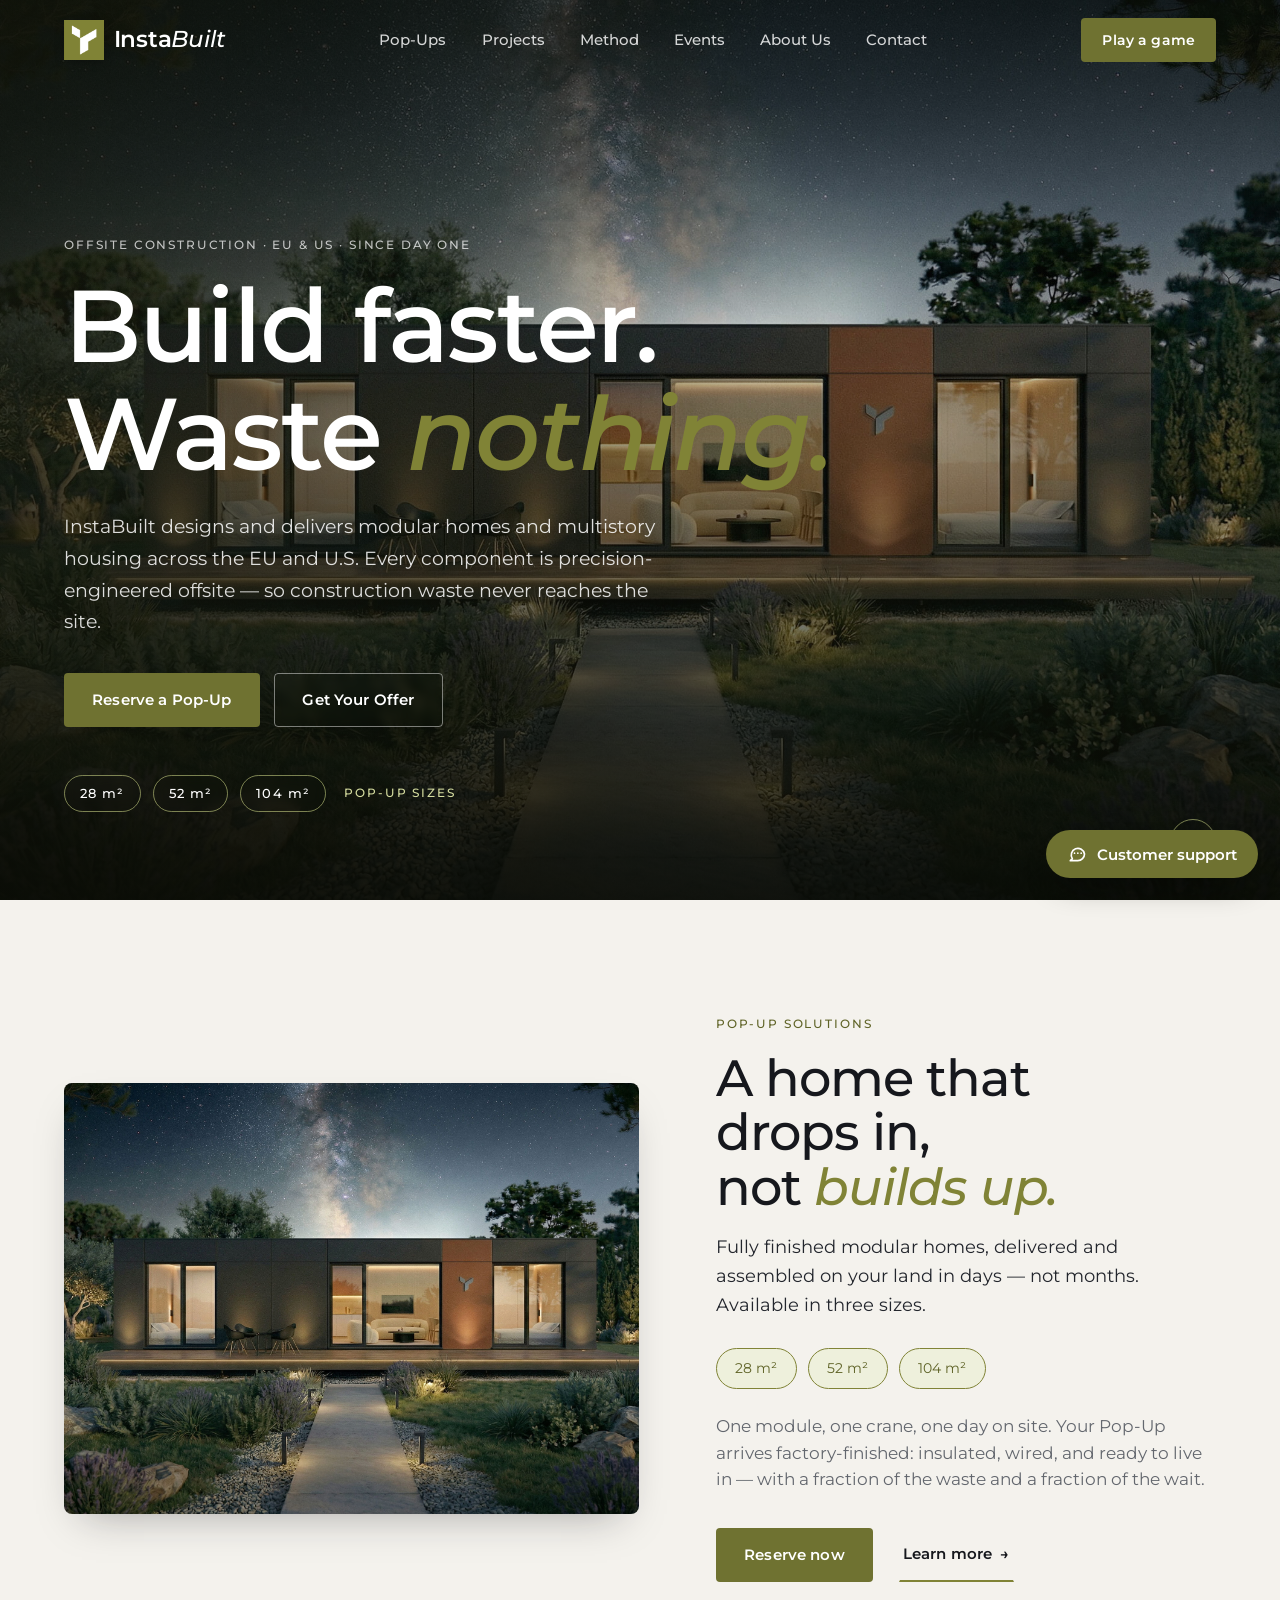
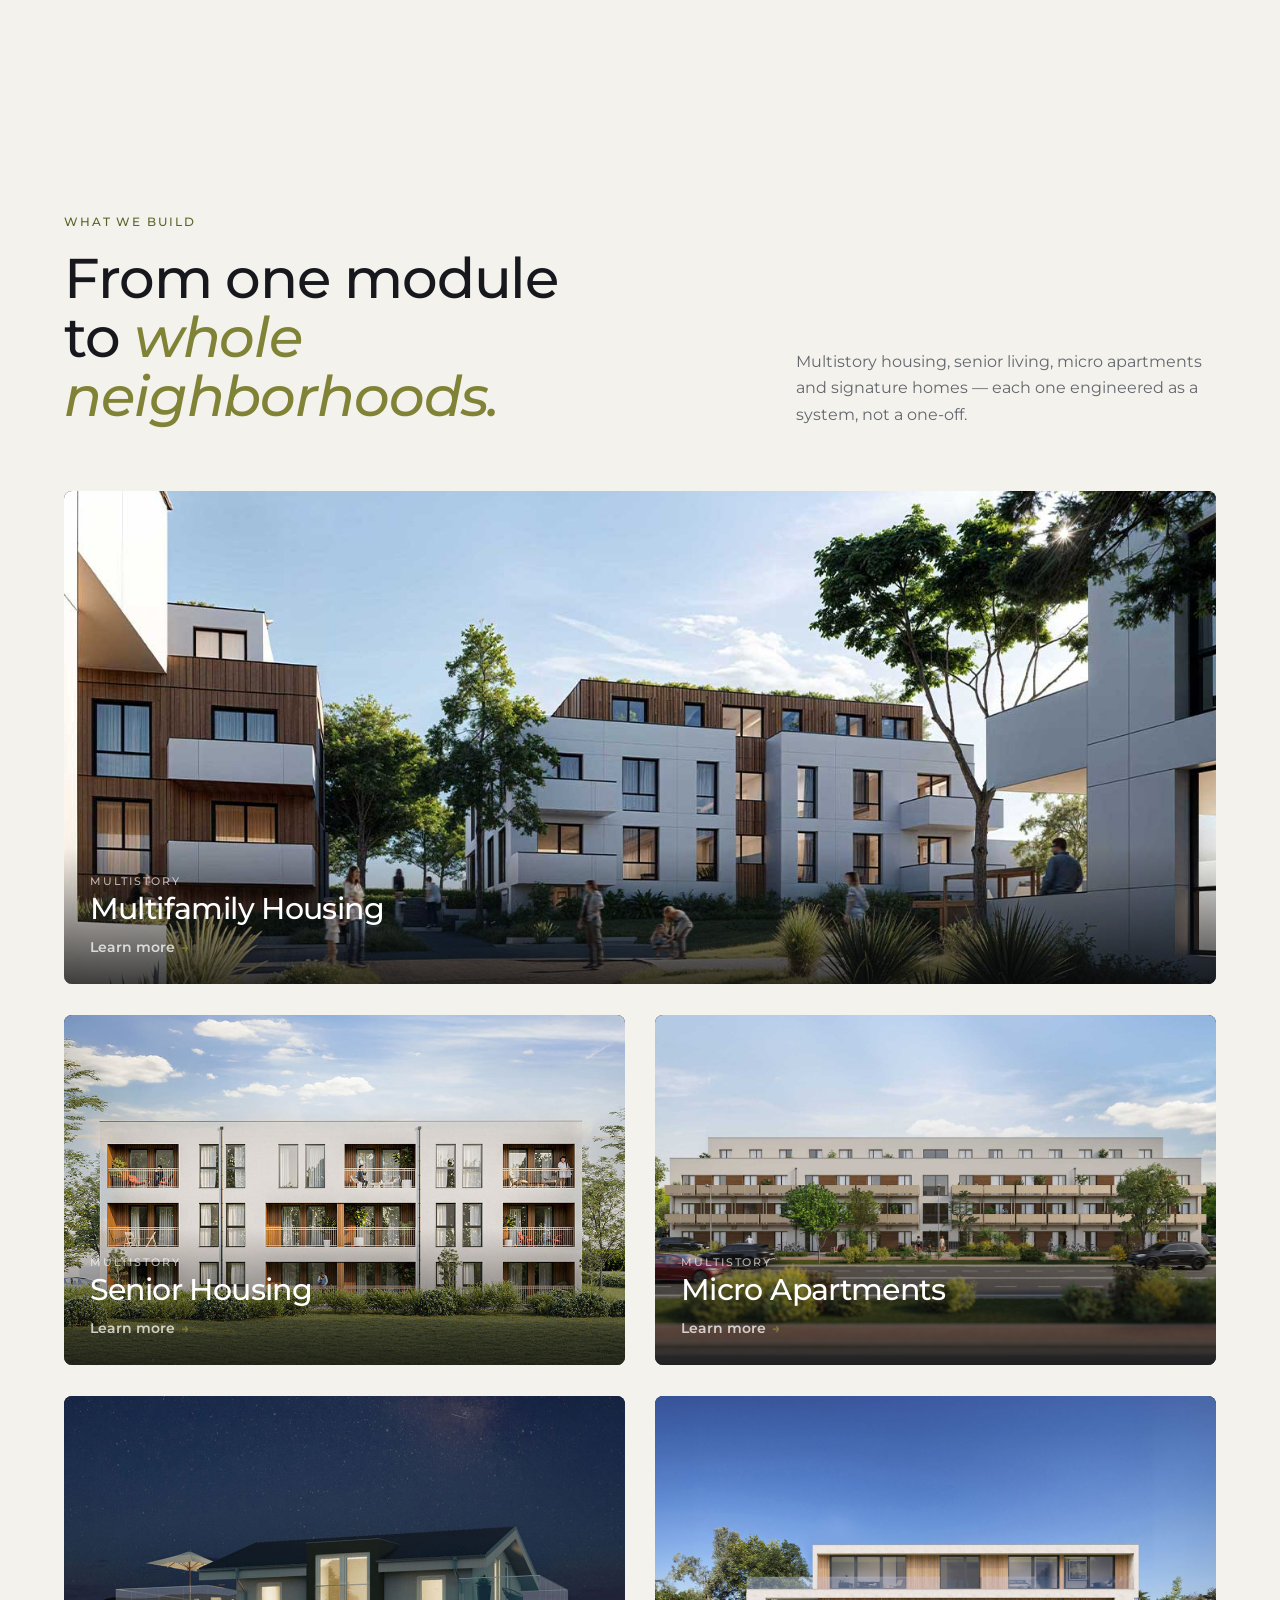
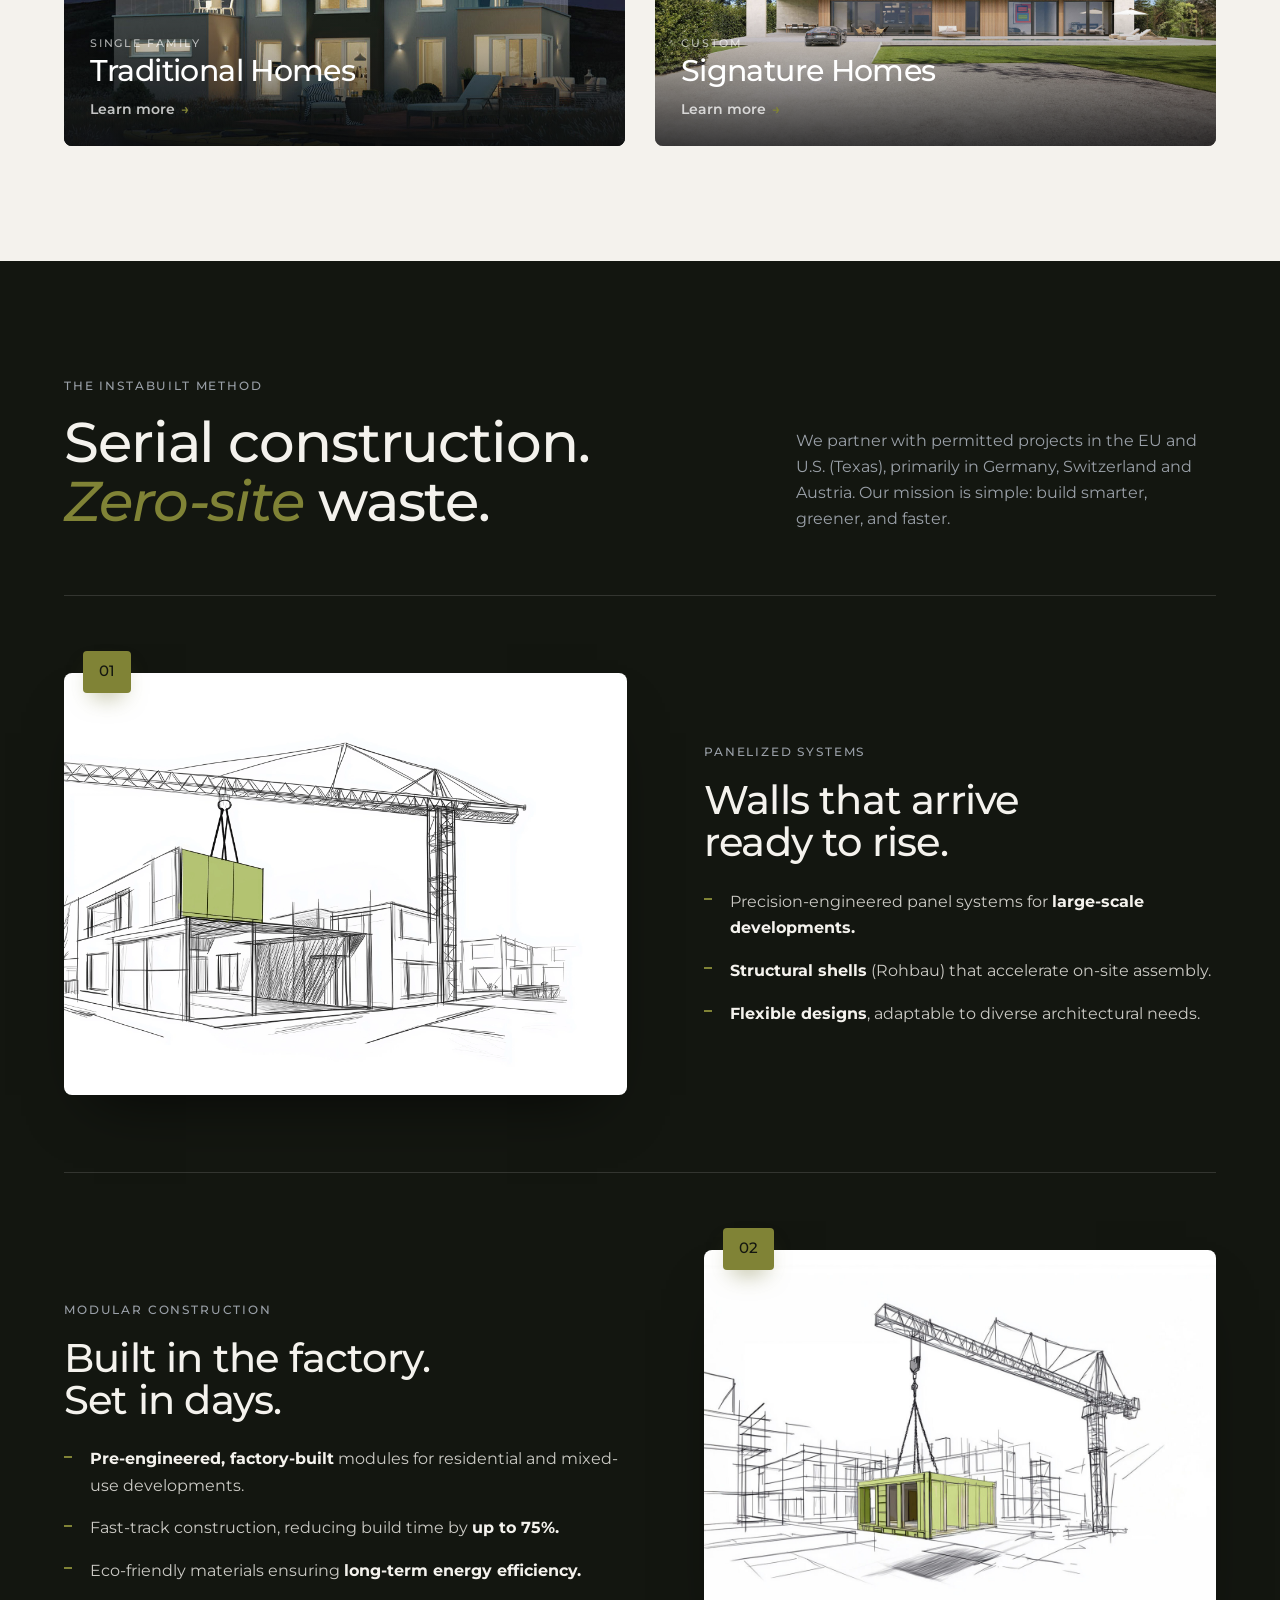
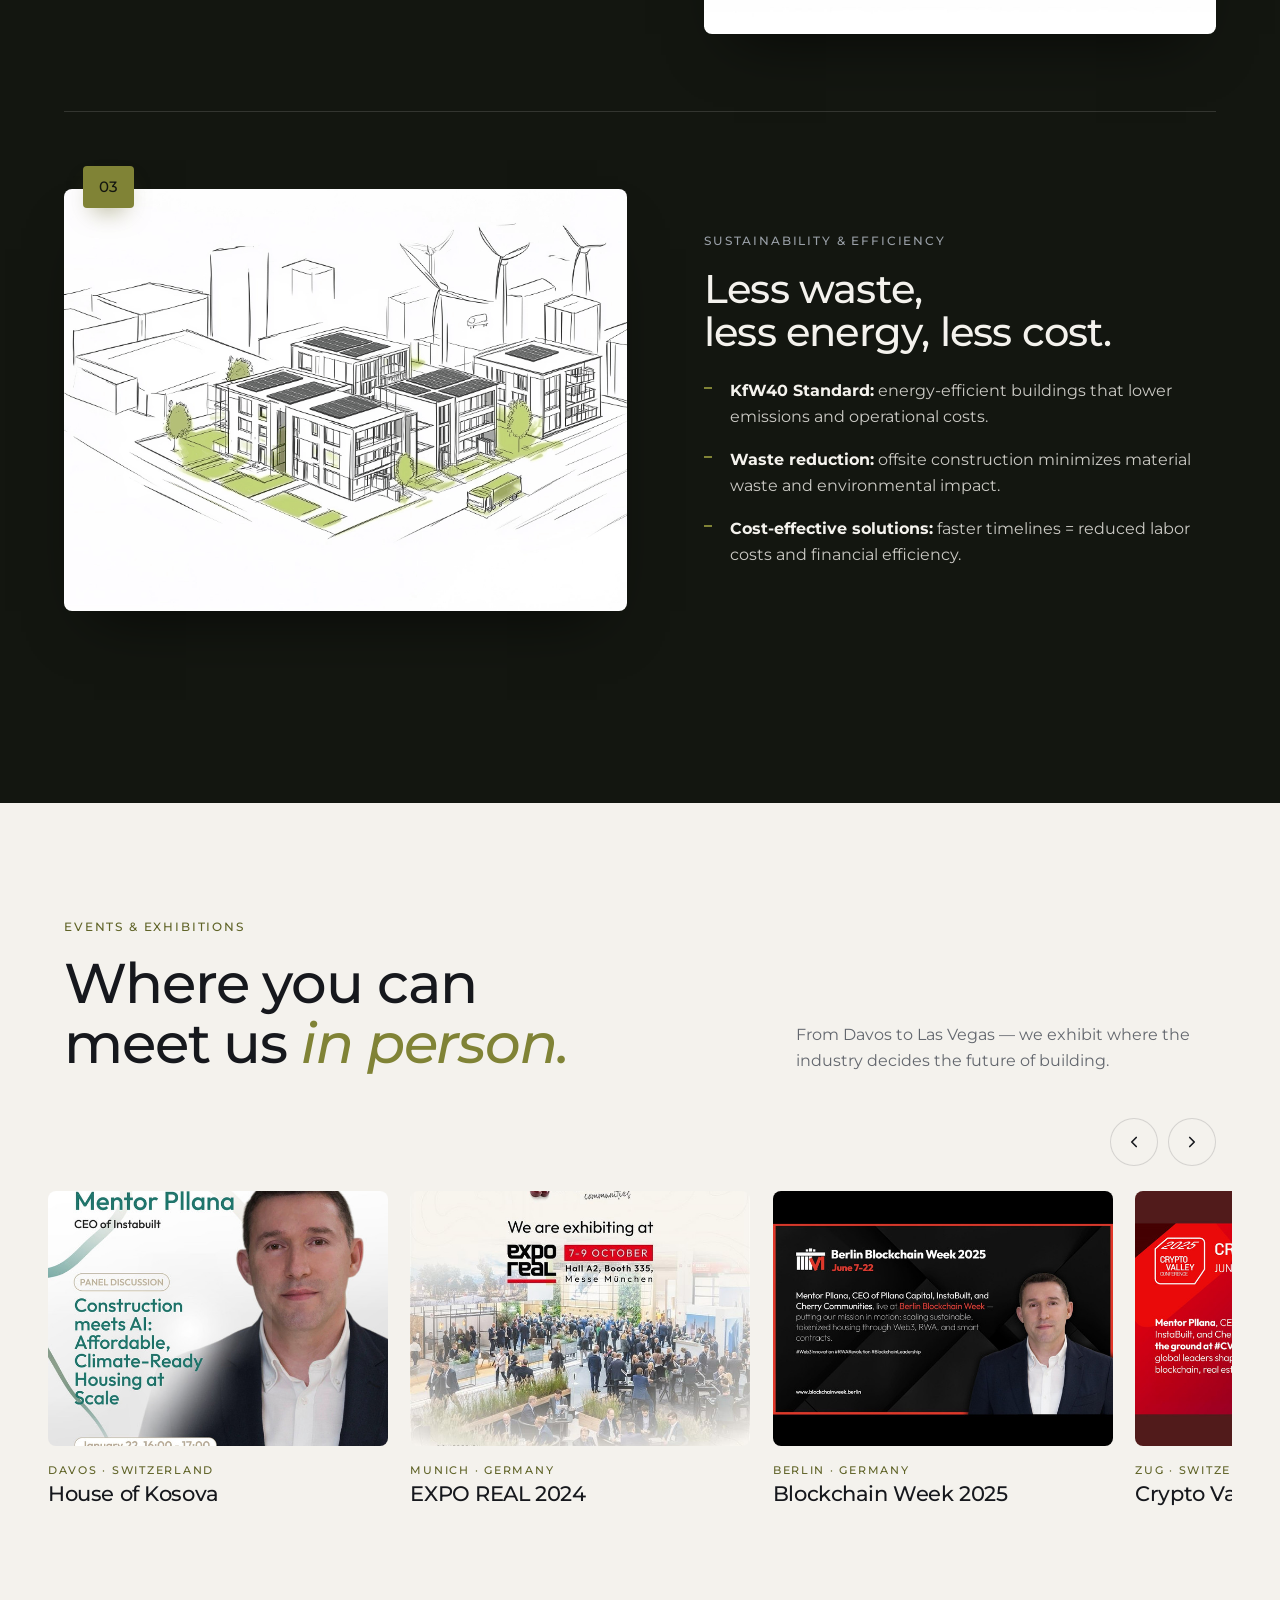
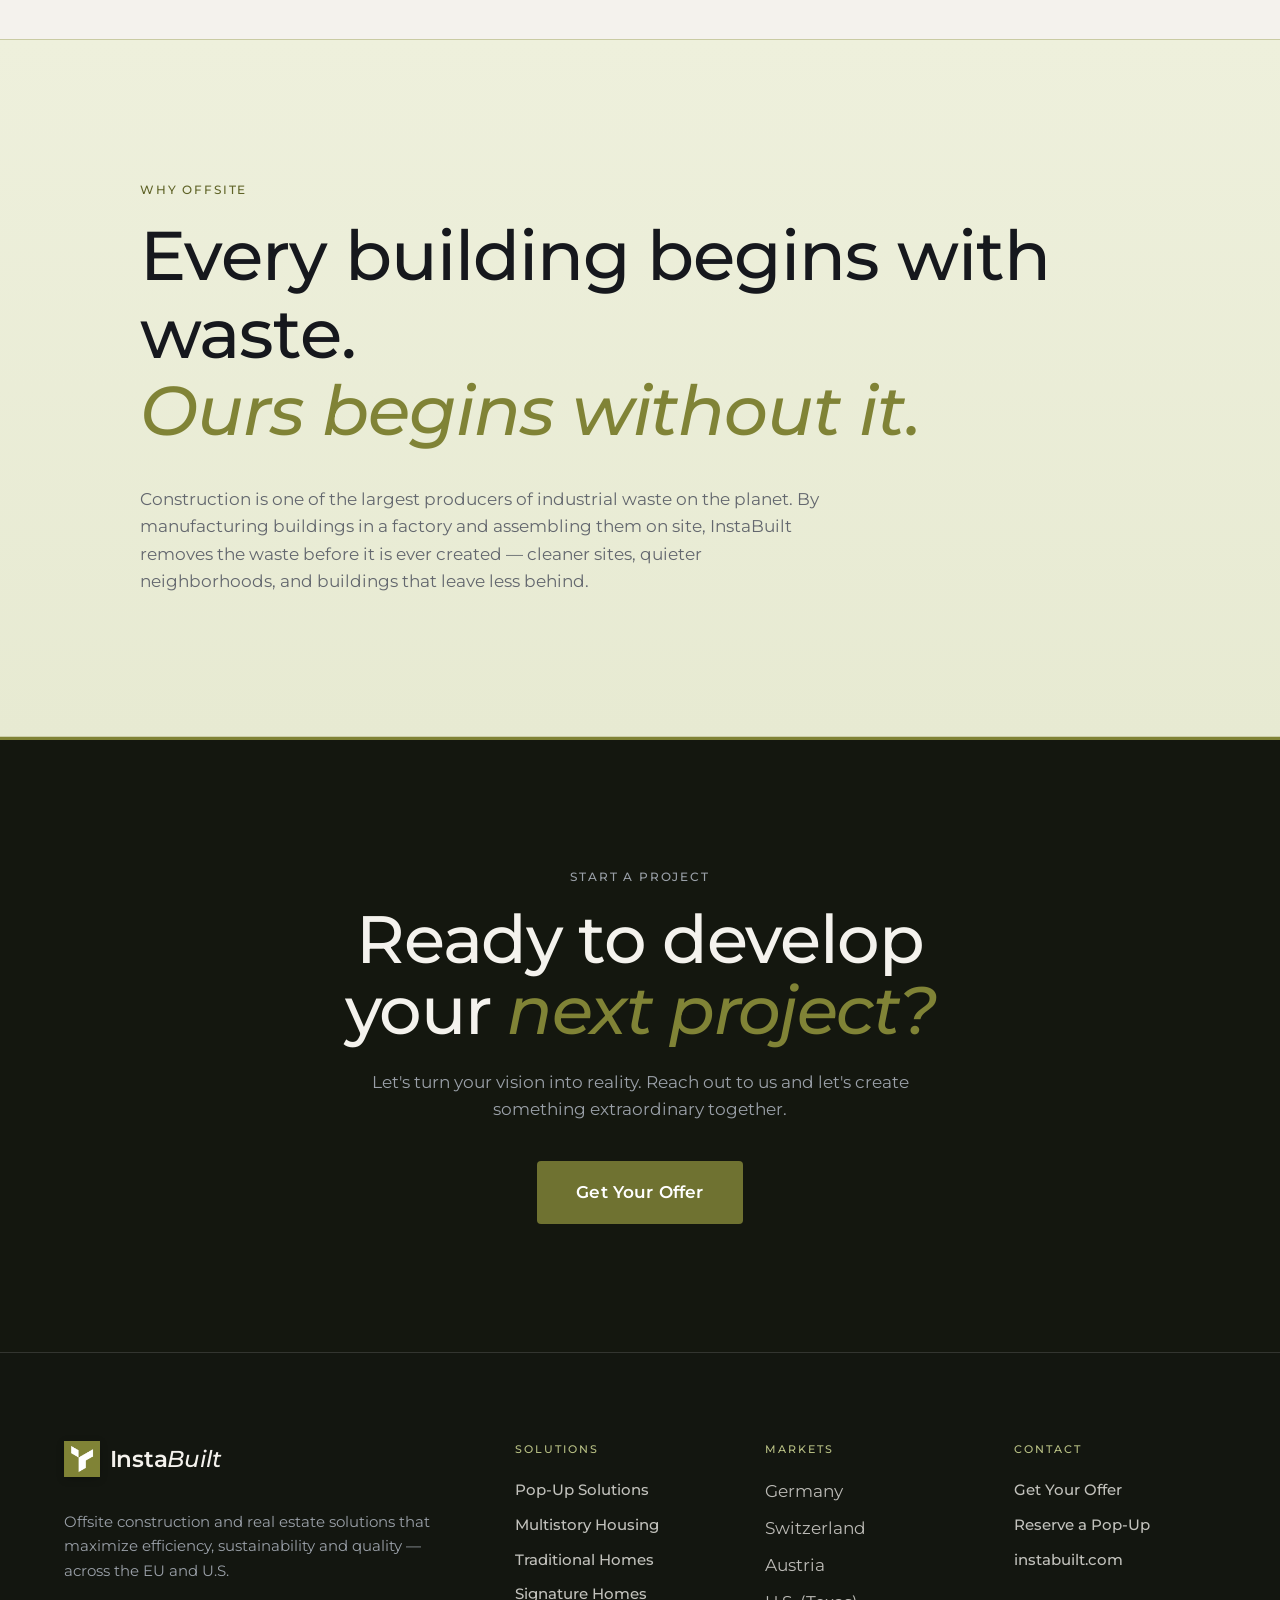
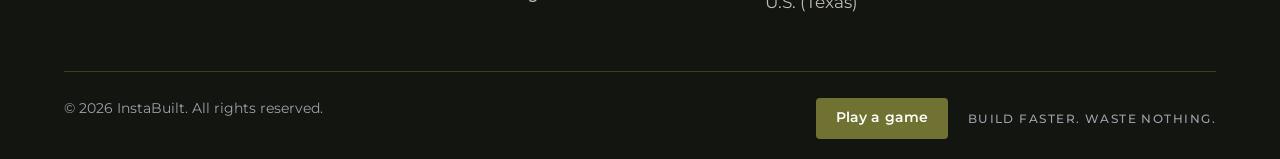
<file: index.html>
<!DOCTYPE html>
<html lang="en">
<head>
<meta charset="UTF-8">
<meta name="viewport" content="width=device-width, initial-scale=1.0">
<title>InstaBuilt — Offsite Construction, Without the Waste</title>
<meta name="description" content="InstaBuilt designs and delivers modular homes, pop-up solutions and multistory housing across the EU and U.S. Precision-engineered offsite — faster, greener, and with construction waste engineered out before it exists.">
<link rel="icon" type="image/png" href="images/instabuilt-thumbnail.png">
<link rel="preconnect" href="https://fonts.googleapis.com">
<link rel="preconnect" href="https://fonts.gstatic.com" crossorigin>
<link href="https://fonts.googleapis.com/css2?family=Montserrat:ital,wght@0,100..900;1,100..900&display=swap" rel="stylesheet">
<link rel="stylesheet" href="css/style.css">
</head>
<body>

<!-- ============ NAV ============ -->
<header class="nav" id="nav">
  <div class="nav-inner">
    <a class="brand" href="#top">
      <img class="brand-logo" src="images/instabuilt-thumbnail.png" alt="InstaBuilt logo" width="40" height="40">
      <span class="brand-name">Insta<em>Built</em></span>
    </a>
    <nav class="nav-links" aria-label="Primary">
      <a href="#popups">Pop-Ups</a>
      <a href="#projects">Projects</a>
      <a href="#method">Method</a>
      <a href="#events">Events</a>
      <a href="about.html">About Us</a>
      <a href="#contact">Contact</a>
    </nav>
    <a class="btn btn-primary btn-nav" href="game.html" target="_blank" rel="noopener">Play a game</a>
    <button class="nav-toggle" id="navToggle" aria-label="Open menu" aria-expanded="false" aria-controls="mobileMenu">
      <span></span><span></span>
    </button>
  </div>
  <div class="mobile-menu" id="mobileMenu">
    <a href="#popups">Pop-Ups</a>
    <a href="#projects">Projects</a>
    <a href="#method">Method</a>
    <a href="#events">Events</a>
    <a href="about.html">About Us</a>
    <a href="#contact">Contact</a>
    <a class="btn btn-primary" href="game.html" target="_blank" rel="noopener">Play a game</a>
  </div>
</header>

<main id="top">

  <!-- ============ HERO ============ -->
  <section class="hero">
    <img class="hero-img" src="images/home/popup-exterior-night.jpg" alt="Modern POP UP modular home exterior at night with landscaped garden and warm interior lighting">
    <div class="hero-scrim" aria-hidden="true"></div>
    <div class="hero-content">
      <p class="eyebrow reveal">Offsite construction · EU &amp; US · Since day one</p>
      <h1 class="reveal">Build faster.<br>Waste <em>nothing.</em></h1>
      <p class="hero-sub reveal">InstaBuilt designs and delivers modular homes and multistory housing across the EU and U.S. Every component is precision-engineered offsite — so construction waste never reaches the site.</p>
      <div class="hero-cta reveal">
        <a class="btn btn-primary" href="https://www.instabuilt.com/order-your-popup/" target="_blank" rel="noopener">Reserve a Pop-Up</a>
        <a class="btn btn-ghost" href="https://www.instabuilt.com/get-your-offer" target="_blank" rel="noopener">Get Your Offer</a>
      </div>
      <div class="hero-sizes reveal">
        <span class="hero-size">28 m²</span><span class="hero-size">52 m²</span><span class="hero-size">104 m²</span>
        <span class="hero-size-label">Pop-Up sizes</span>
      </div>
    </div>
    <a class="hero-scroll" href="#popups" aria-label="Scroll to content">
      <span></span>
    </a>
  </section>

  <!-- ============ POP-UP SOLUTIONS ============ -->
  <section class="section feature" id="popups">
    <div class="feature-media reveal">
      <img src="images/home/popup-exterior-night.jpg" alt="Modern POP UP modular home exterior at night with landscaped garden and warm interior lighting" loading="lazy">
    </div>
    <div class="feature-body">
      <p class="eyebrow reveal">Pop-Up Solutions</p>
      <h2 class="reveal">A home that drops in,<br>not <em>builds up.</em></h2>
      <p class="lead reveal">Fully finished modular homes, delivered and assembled on your land in days — not months. Available in three sizes.</p>
      <div class="size-chips reveal" role="list" aria-label="Available sizes">
        <span class="chip" role="listitem">28 m²</span>
        <span class="chip" role="listitem">52 m²</span>
        <span class="chip" role="listitem">104 m²</span>
      </div>
      <p class="feature-copy reveal">One module, one crane, one day on site. Your Pop-Up arrives factory-finished: insulated, wired, and ready to live in — with a fraction of the waste and a fraction of the wait.</p>
      <div class="feature-cta reveal">
        <a class="btn btn-primary" href="https://www.instabuilt.com/order-your-popup/" target="_blank" rel="noopener">Reserve now</a>
        <a class="btn btn-text" href="https://www.instabuilt.com/popup-solutions" target="_blank" rel="noopener">Learn more <span aria-hidden="true">→</span></a>
      </div>
    </div>
  </section>

  <!-- ============ PROJECTS ============ -->
  <section class="section projects" id="projects">
    <div class="section-head reveal">
      <div>
        <p class="eyebrow">What we build</p>
        <h2>From one module<br>to <em>whole neighborhoods.</em></h2>
      </div>
      <p class="section-intro">Multistory housing, senior living, micro apartments and signature homes — each one engineered as a system, not a one-off.</p>
    </div>

    <div class="project-grid">
      <a class="project-card project-card-lg reveal" href="https://www.instabuilt.com/multistory-multifamily" target="_blank" rel="noopener">
        <div class="project-img"><img src="images/home/multistory-multifamily.jpg" alt="Modern multistory apartment buildings with landscaped grounds and residents walking outdoors" loading="lazy"></div>
        <div class="project-cap">
          <p class="project-tag">Multistory</p>
          <h3>Multifamily Housing</h3>
          <span class="project-more">Learn more <span aria-hidden="true">→</span></span>
        </div>
      </a>

      <a class="project-card reveal" href="https://www.instabuilt.com/senior-housing" target="_blank" rel="noopener">
        <div class="project-img"><img src="images/home/senior-solutions.jpg" alt="Modern multistory senior housing community with landscaped outdoor areas" loading="lazy"></div>
        <div class="project-cap">
          <p class="project-tag">Multistory</p>
          <h3>Senior Housing</h3>
          <span class="project-more">Learn more <span aria-hidden="true">→</span></span>
        </div>
      </a>

      <a class="project-card reveal" href="https://www.instabuilt.com/micro-apartments" target="_blank" rel="noopener">
        <div class="project-img"><img src="images/home/micro-apartments-project.jpg" alt="Modern multistory micro apartment building exterior" loading="lazy"></div>
        <div class="project-cap">
          <p class="project-tag">Multistory</p>
          <h3>Micro Apartments</h3>
          <span class="project-more">Learn more <span aria-hidden="true">→</span></span>
        </div>
      </a>

      <a class="project-card reveal" href="https://www.instabuilt.com/traditional-homes-eu-us" target="_blank" rel="noopener">
        <div class="project-img"><img src="images/home/traditional-design.jpg" alt="Traditional home design with flexible architecture for dream destinations" loading="lazy"></div>
        <div class="project-cap">
          <p class="project-tag">Single family</p>
          <h3>Traditional Homes</h3>
          <span class="project-more">Learn more <span aria-hidden="true">→</span></span>
        </div>
      </a>

      <a class="project-card reveal" href="https://www.instabuilt.com/signature-homes" target="_blank" rel="noopener">
        <div class="project-img"><img src="images/home/signature-home.jpg" alt="InstaBuilt signature home exterior with elevated modern design" loading="lazy"></div>
        <div class="project-cap">
          <p class="project-tag">Custom</p>
          <h3>Signature Homes</h3>
          <span class="project-more">Learn more <span aria-hidden="true">→</span></span>
        </div>
      </a>
    </div>
  </section>

  <!-- ============ METHOD / SERIAL CONSTRUCTION ============ -->
  <section class="section method" id="method">
    <div class="section-head method-head reveal">
      <div>
        <p class="eyebrow">The InstaBuilt Method</p>
        <h2>Serial construction.<br><em>Zero-site</em> waste.</h2>
      </div>
      <p class="section-intro">We partner with permitted projects in the EU and U.S. (Texas), primarily in Germany, Switzerland and Austria. Our mission is simple: build smarter, greener, and faster.</p>
    </div>

    <article class="method-row reveal">
      <div class="method-media">
        <img src="images/home/panelized-systems.png" alt="Technical illustration of a crane installing a green panelized wall system on a building frame" loading="lazy">
        <span class="method-num" aria-hidden="true">01</span>
      </div>
      <div class="method-body">
        <p class="eyebrow">Panelized Systems</p>
        <h3>Walls that arrive<br>ready to rise.</h3>
        <ul class="method-list">
          <li>Precision-engineered panel systems for <strong>large-scale developments.</strong></li>
          <li><strong>Structural shells</strong> (Rohbau) that accelerate on-site assembly.</li>
          <li><strong>Flexible designs</strong>, adaptable to diverse architectural needs.</li>
        </ul>
      </div>
    </article>

    <article class="method-row method-row-flip reveal">
      <div class="method-media">
        <img src="images/home/modular-construction.jpg" alt="Technical illustration of a crane lifting a green modular unit onto a building structure" loading="lazy">
        <span class="method-num" aria-hidden="true">02</span>
      </div>
      <div class="method-body">
        <p class="eyebrow">Modular Construction</p>
        <h3>Built in the factory.<br>Set in days.</h3>
        <ul class="method-list">
          <li><strong>Pre-engineered, factory-built</strong> modules for residential and mixed-use developments.</li>
          <li>Fast-track construction, reducing build time by <strong>up to 75%.</strong></li>
          <li>Eco-friendly materials ensuring <strong>long-term energy efficiency.</strong></li>
        </ul>
      </div>
    </article>

    <article class="method-row reveal">
      <div class="method-media">
        <img src="images/home/sustainability-efficiency.png" alt="Technical illustration of sustainable buildings with solar panels and green roofs" loading="lazy">
        <span class="method-num" aria-hidden="true">03</span>
      </div>
      <div class="method-body">
        <p class="eyebrow">Sustainability &amp; Efficiency</p>
        <h3>Less waste,<br>less energy, less cost.</h3>
        <ul class="method-list">
          <li><strong>KfW40 Standard:</strong> energy-efficient buildings that lower emissions and operational costs.</li>
          <li><strong>Waste reduction:</strong> offsite construction minimizes material waste and environmental impact.</li>
          <li><strong>Cost-effective solutions:</strong> faster timelines = reduced labor costs and financial efficiency.</li>
        </ul>
      </div>
    </article>
  </section>

  <!-- ============ EVENTS ============ -->
  <section class="section events" id="events">
    <div class="section-head reveal">
      <div>
        <p class="eyebrow">Events &amp; Exhibitions</p>
        <h2>Where you can<br>meet us <em>in person.</em></h2>
      </div>
      <p class="section-intro">From Davos to Las Vegas — we exhibit where the industry decides the future of building.</p>
    </div>

    <div class="event-nav reveal">
      <button class="event-arrow" id="eventPrev" type="button" aria-label="Previous events">
        <svg viewBox="0 0 24 24" fill="none" stroke="currentColor" stroke-width="2.2" stroke-linecap="round" stroke-linejoin="round" aria-hidden="true"><path d="M15 6l-6 6 6 6"/></svg>
      </button>
      <button class="event-arrow" id="eventNext" type="button" aria-label="Next events">
        <svg viewBox="0 0 24 24" fill="none" stroke="currentColor" stroke-width="2.2" stroke-linecap="round" stroke-linejoin="round" aria-hidden="true"><path d="M9 6l6 6-6 6"/></svg>
      </button>
    </div>

    <div class="event-scroll reveal" id="eventScroll">
      <a class="event-card" href="https://www.instabuilt.com/" target="_blank" rel="noopener">
        <div class="event-img"><img src="images/events/davos.jpg" alt="InstaBuilt at House of Kosova in Davos, Switzerland" loading="lazy"></div>
        <p class="event-loc">Davos · Switzerland</p>
        <h3>House of Kosova</h3>
      </a>
      <a class="event-card" href="https://www.instabuilt.com/" target="_blank" rel="noopener">
        <div class="event-img"><img src="images/events/expo-real.jpg" alt="InstaBuilt at EXPO REAL in Munich, Germany" loading="lazy"></div>
        <p class="event-loc">Munich · Germany</p>
        <h3>EXPO REAL 2024</h3>
      </a>
      <a class="event-card" href="https://www.instabuilt.com/" target="_blank" rel="noopener">
        <div class="event-img"><img src="images/events/blockchain-week.jpg" alt="InstaBuilt at Berlin Blockchain Week, Germany" loading="lazy"></div>
        <p class="event-loc">Berlin · Germany</p>
        <h3>Blockchain Week 2025</h3>
      </a>
      <a class="event-card" href="https://www.instabuilt.com/" target="_blank" rel="noopener">
        <div class="event-img"><img src="images/events/crypto-valley.jpg" alt="InstaBuilt at Crypto Valley Conference in Zug, Switzerland" loading="lazy"></div>
        <p class="event-loc">Zug · Switzerland</p>
        <h3>Crypto Valley Conference</h3>
      </a>
      <a class="event-card" href="https://www.instabuilt.com/" target="_blank" rel="noopener">
        <div class="event-img"><img src="images/events/blueprint.jpg" alt="InstaBuilt at Blueprint in Las Vegas, USA" loading="lazy"></div>
        <p class="event-loc">Las Vegas · USA</p>
        <h3>Blueprint 2024</h3>
      </a>
      <a class="event-card" href="https://www.instabuilt.com/" target="_blank" rel="noopener">
        <div class="event-img"><img src="images/events/housing-summit.jpg" alt="InstaBuilt at Housing Innovation Summit in Denver, USA" loading="lazy"></div>
        <p class="event-loc">Denver · USA</p>
        <h3>Housing Innovation Summit</h3>
      </a>
      <a class="event-card" href="https://www.instabuilt.com/" target="_blank" rel="noopener">
        <div class="event-img"><img src="images/events/retcon.jpg" alt="InstaBuilt at RETCON" loading="lazy"></div>
        <p class="event-loc">Industry</p>
        <h3>RETCON</h3>
      </a>
    </div>
  </section>

  <!-- ============ MISSION BAND ============ -->
  <section class="mission">
    <div class="mission-inner reveal">
      <p class="eyebrow">Why offsite</p>
      <blockquote>
        Every building begins with waste.<br><em>Ours begins without it.</em>
      </blockquote>
      <p class="mission-copy">Construction is one of the largest producers of industrial waste on the planet. By manufacturing buildings in a factory and assembling them on site, InstaBuilt removes the waste before it is ever created — cleaner sites, quieter neighborhoods, and buildings that leave less behind.</p>
    </div>
  </section>

  <!-- ============ CTA ============ -->
  <section class="cta">
    <div class="cta-inner reveal">
      <p class="eyebrow">Start a project</p>
      <h2>Ready to develop<br>your <em>next project?</em></h2>
      <p class="cta-copy">Let's turn your vision into reality. Reach out to us and let's create something extraordinary together.</p>
      <a class="btn btn-primary btn-lg" href="https://www.instabuilt.com/get-your-offer" target="_blank" rel="noopener">Get Your Offer</a>
    </div>
  </section>

</main>

<!-- ============ FOOTER ============ -->
<footer class="footer" id="contact">
  <div class="footer-inner">
    <div class="footer-brand">
      <a class="brand" href="#top">
        <img class="brand-logo" src="images/instabuilt-thumbnail.png" alt="InstaBuilt logo" width="36" height="36">
        <span class="brand-name">Insta<em>Built</em></span>
      </a>
      <p>Offsite construction and real estate solutions that maximize efficiency, sustainability and quality — across the EU and U.S.</p>
    </div>
    <div class="footer-col">
      <p class="footer-head">Solutions</p>
      <a href="https://www.instabuilt.com/popup-solutions" target="_blank" rel="noopener">Pop-Up Solutions</a>
      <a href="https://www.instabuilt.com/multistory-multifamily" target="_blank" rel="noopener">Multistory Housing</a>
      <a href="https://www.instabuilt.com/traditional-homes-eu-us" target="_blank" rel="noopener">Traditional Homes</a>
      <a href="https://www.instabuilt.com/signature-homes" target="_blank" rel="noopener">Signature Homes</a>
    </div>
    <div class="footer-col">
      <p class="footer-head">Markets</p>
      <span>Germany</span>
      <span>Switzerland</span>
      <span>Austria</span>
      <span>U.S. (Texas)</span>
    </div>
    <div class="footer-col">
      <p class="footer-head">Contact</p>
      <a href="https://www.instabuilt.com/get-your-offer" target="_blank" rel="noopener">Get Your Offer</a>
      <a href="https://www.instabuilt.com/order-your-popup/" target="_blank" rel="noopener">Reserve a Pop-Up</a>
      <a href="https://www.instabuilt.com/" target="_blank" rel="noopener">instabuilt.com</a>
    </div>
  </div>
  <div class="footer-bottom">
    <span>© <span id="year">2026</span> InstaBuilt. All rights reserved.</span>
    <div class="footer-play">
      <a class="btn btn-primary btn-sm" href="game.html" target="_blank" rel="noopener">Play a game</a>
      <span class="footer-tag">Build faster. Waste nothing.</span>
    </div>
  </div>
</footer>

<!-- ============ CHAT WIDGET ============ -->
<button class="chat-btn" id="chatBtn" type="button" aria-expanded="false" aria-haspopup="dialog" aria-label="Open customer support chat">
  <svg viewBox="0 0 24 24" width="20" height="20" fill="none" stroke="currentColor" stroke-width="2" stroke-linecap="round" stroke-linejoin="round" aria-hidden="true">
    <path d="M21 12a8 8 0 0 1-8 8H4l2.4-2.4A8 8 0 1 1 21 12z"/>
    <path d="M9 11h.01M13 11h.01M17 11h.01"/>
  </svg>
  <span>Customer support</span>
</button>

<div class="chat-panel" id="chatPanel" role="dialog" aria-label="Customer support chat" aria-hidden="true">
  <div class="chat-head">
    <span class="chat-avatar" aria-hidden="true">
      <svg viewBox="0 0 24 24" width="18" height="18" fill="none" stroke="currentColor" stroke-width="2" stroke-linecap="round" stroke-linejoin="round">
        <path d="M4 13a8 8 0 0 1 16 0"/>
        <rect x="2.5" y="13" width="4" height="6" rx="1.5"/>
        <rect x="17.5" y="13" width="4" height="6" rx="1.5"/>
        <path d="M20 19a4 4 0 0 1-4 2h-2"/>
      </svg>
    </span>
    <div>
      <h3>Customer support</h3>
      <p>InstaBuilt · usually replies instantly</p>
    </div>
    <button class="chat-close" id="chatClose" type="button" aria-label="Close chat">
      <svg viewBox="0 0 24 24" width="16" height="16" fill="none" stroke="currentColor" stroke-width="2.4" stroke-linecap="round"><path d="M6 6l12 12M18 6L6 18"/></svg>
    </button>
  </div>
  <div class="chat-body" id="chatBody"></div>
  <div class="chat-quick" id="chatQuick">
    <button type="button">Pop-Up sizes &amp; prices</button>
    <button type="button">How fast can you build?</button>
    <button type="button">What do you build?</button>
    <button type="button">Where do you operate?</button>
    <button type="button">Sustainability &amp; waste</button>
    <button type="button">Become a partner</button>
  </div>
  <form class="chat-input" id="chatForm">
    <input id="chatInput" type="text" placeholder="Type your message…" aria-label="Your message" autocomplete="off">
    <button class="chat-send" type="submit" aria-label="Send message">
      <svg viewBox="0 0 24 24" width="16" height="16" fill="none" stroke="currentColor" stroke-width="2.2" stroke-linecap="round" stroke-linejoin="round"><path d="M22 2L11 13M22 2l-7 20-4-9-9-4 20-7z"/></svg>
    </button>
  </form>
</div>

<script src="js/main.js"></script>
</body>
</html>
</file>
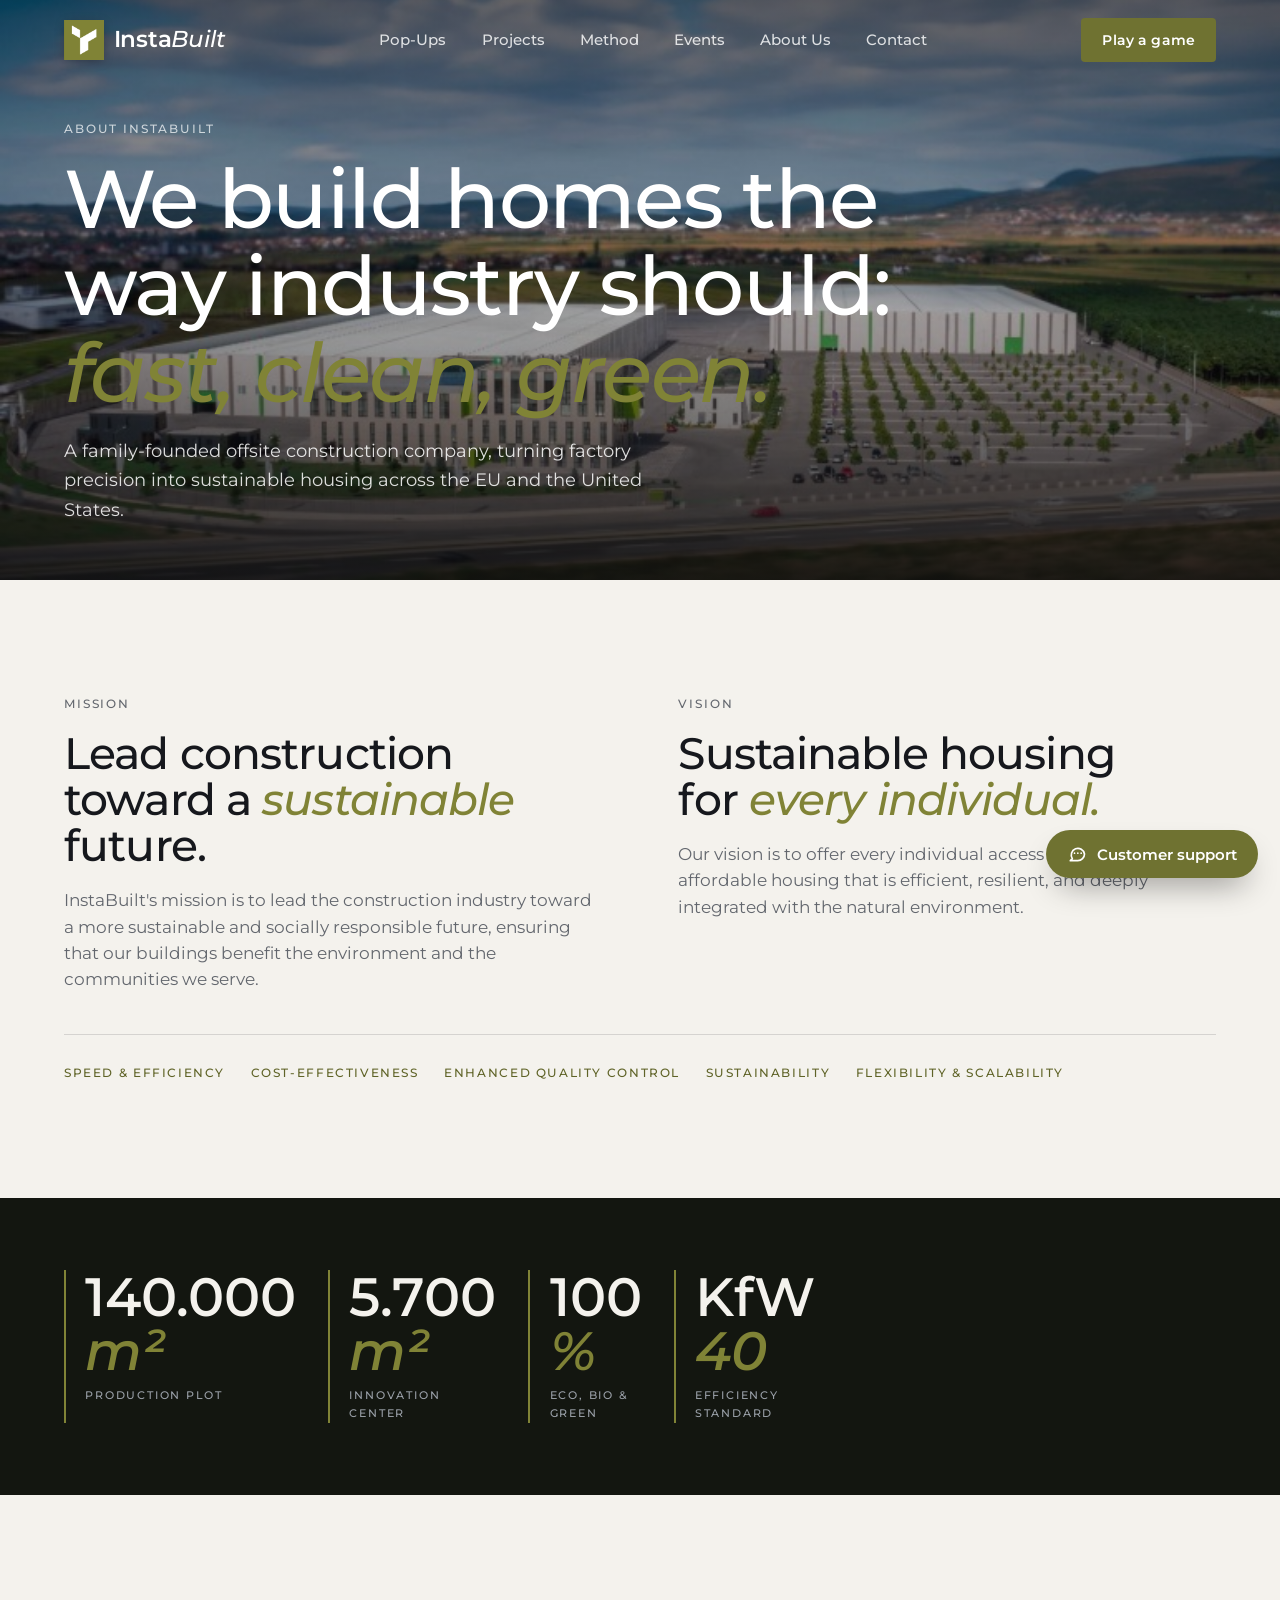
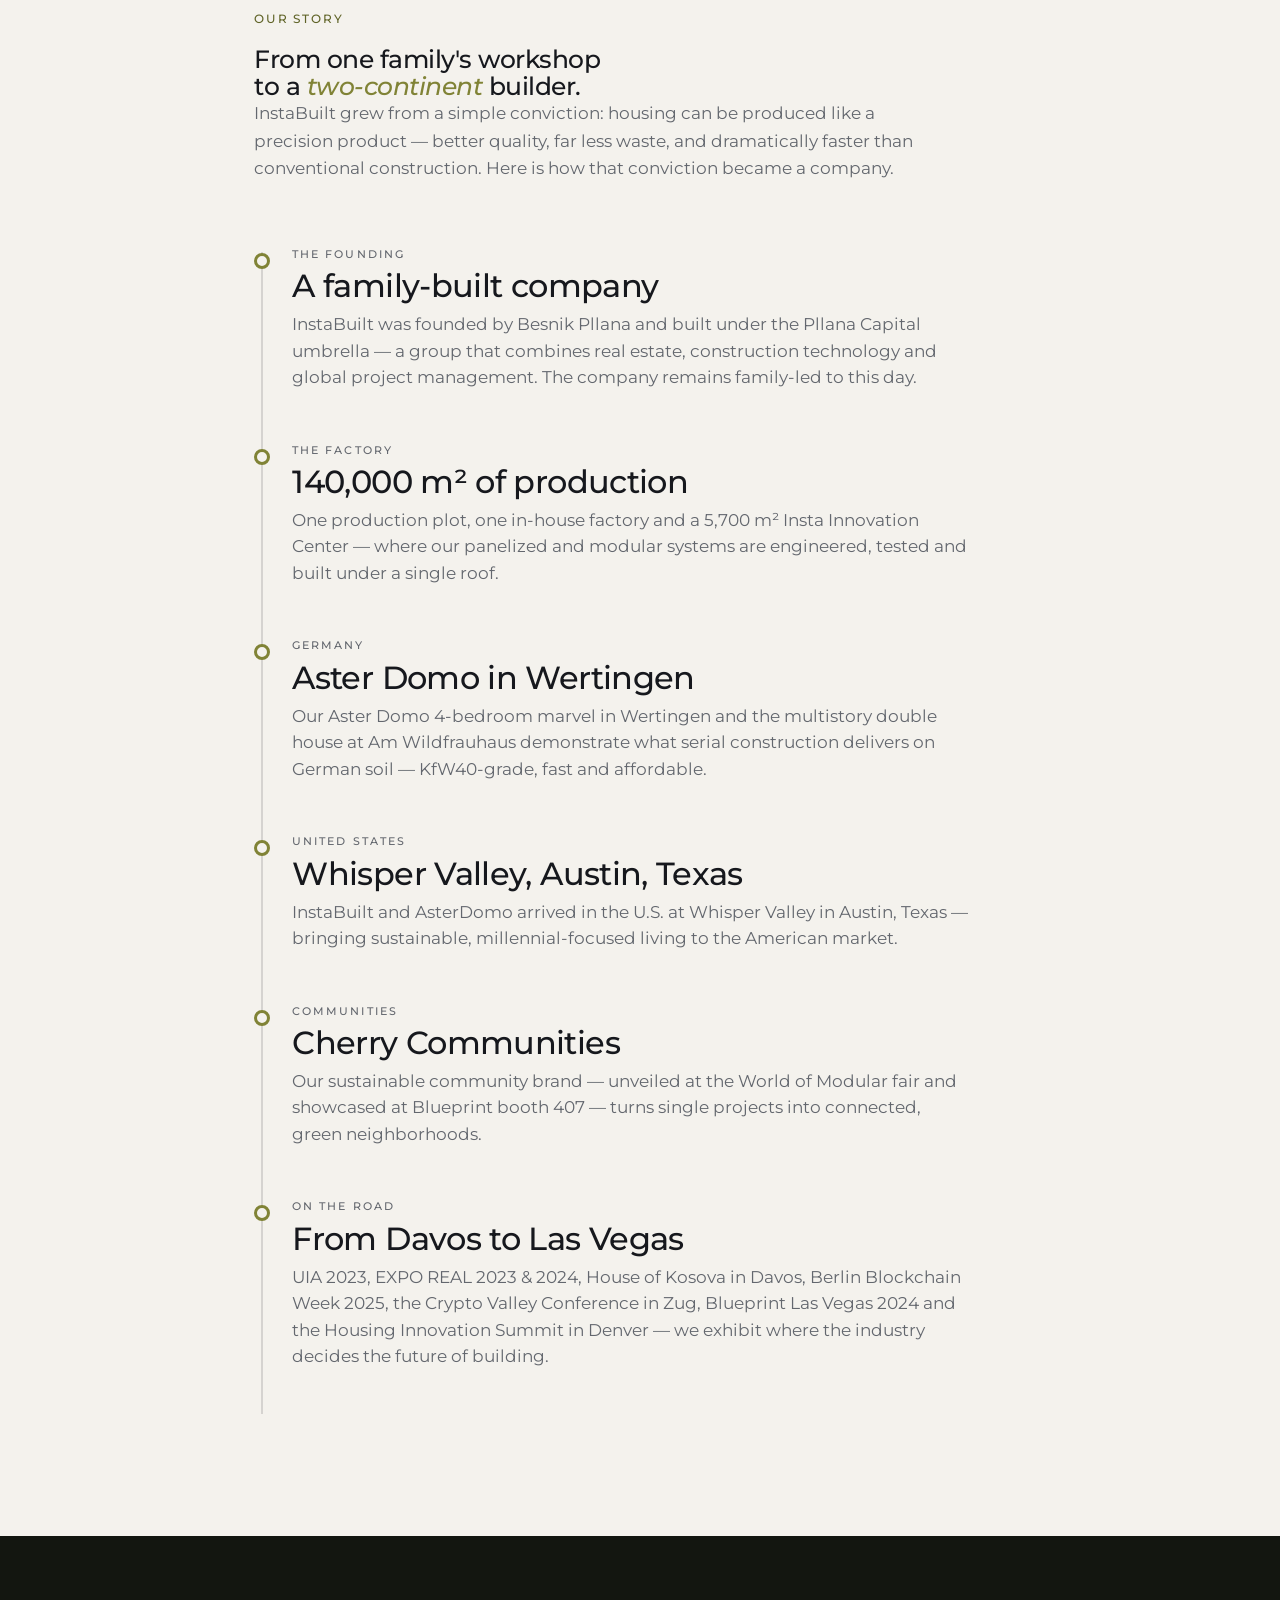
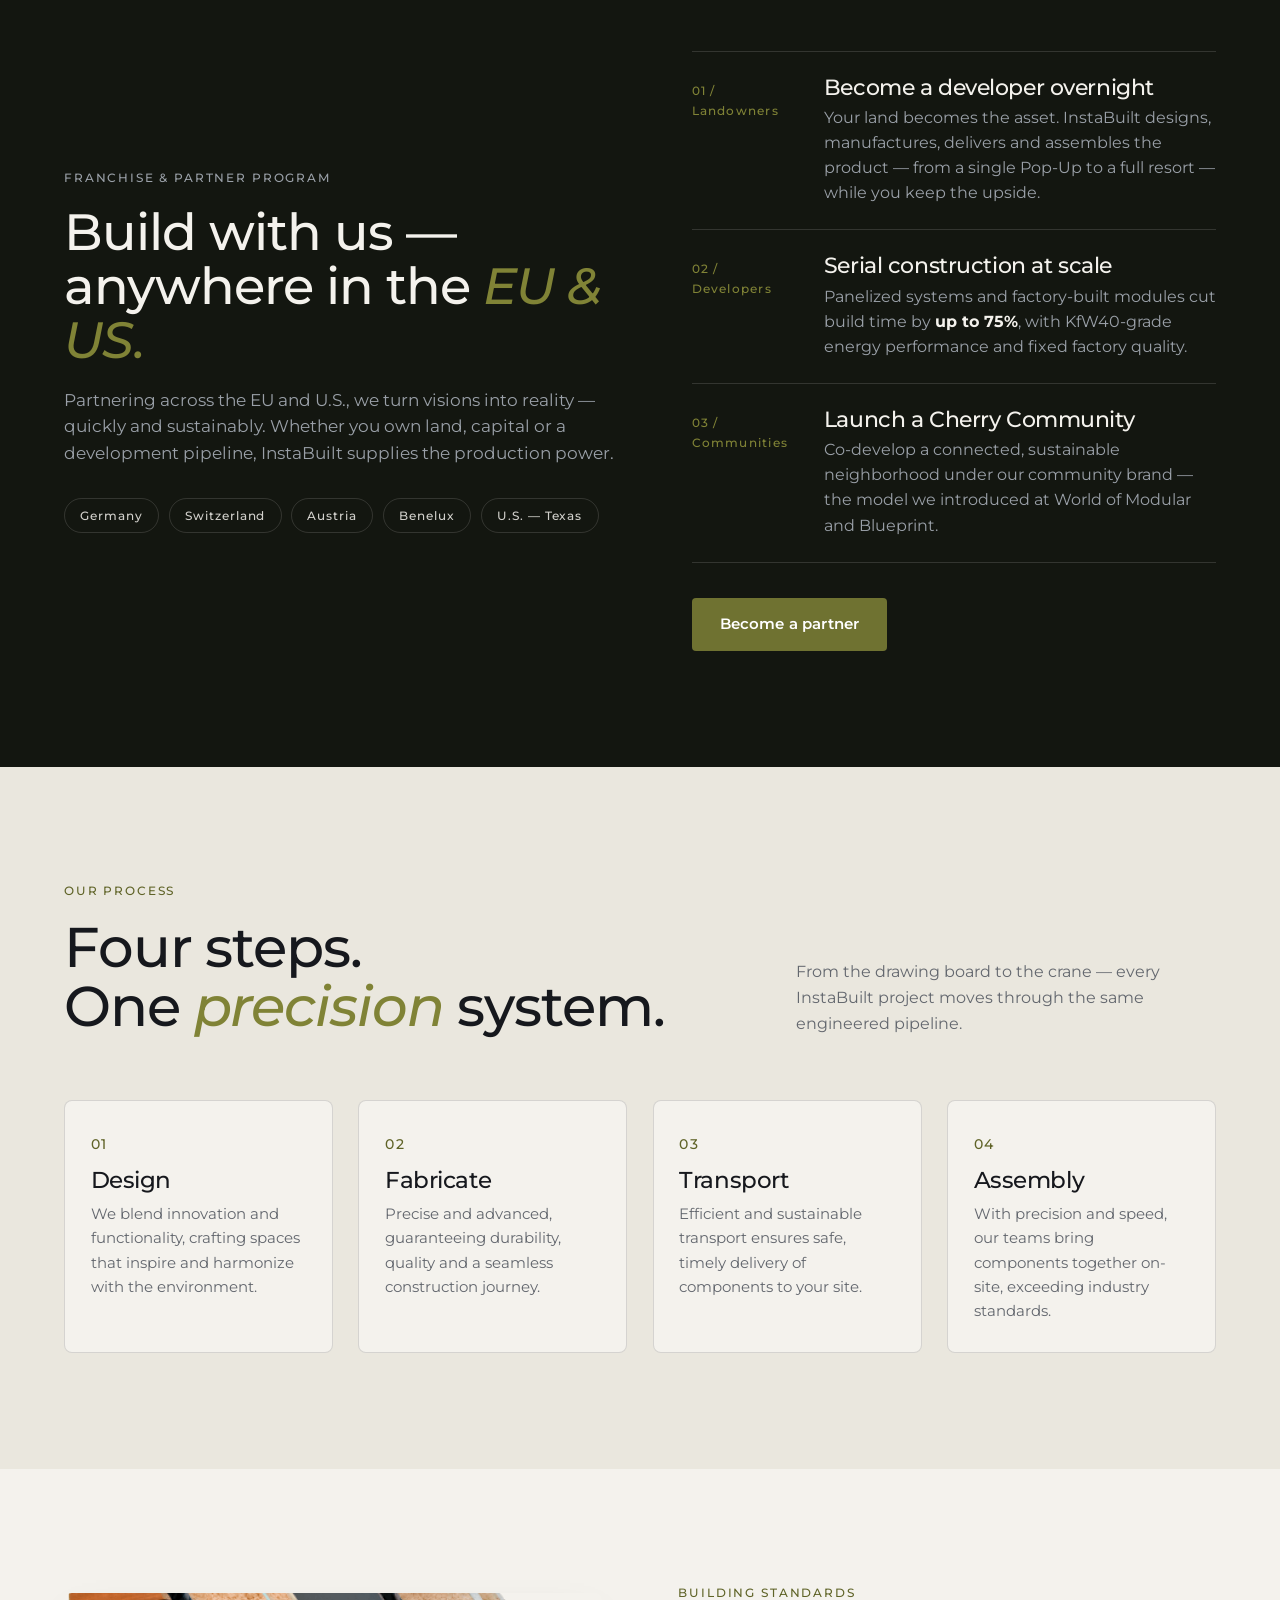
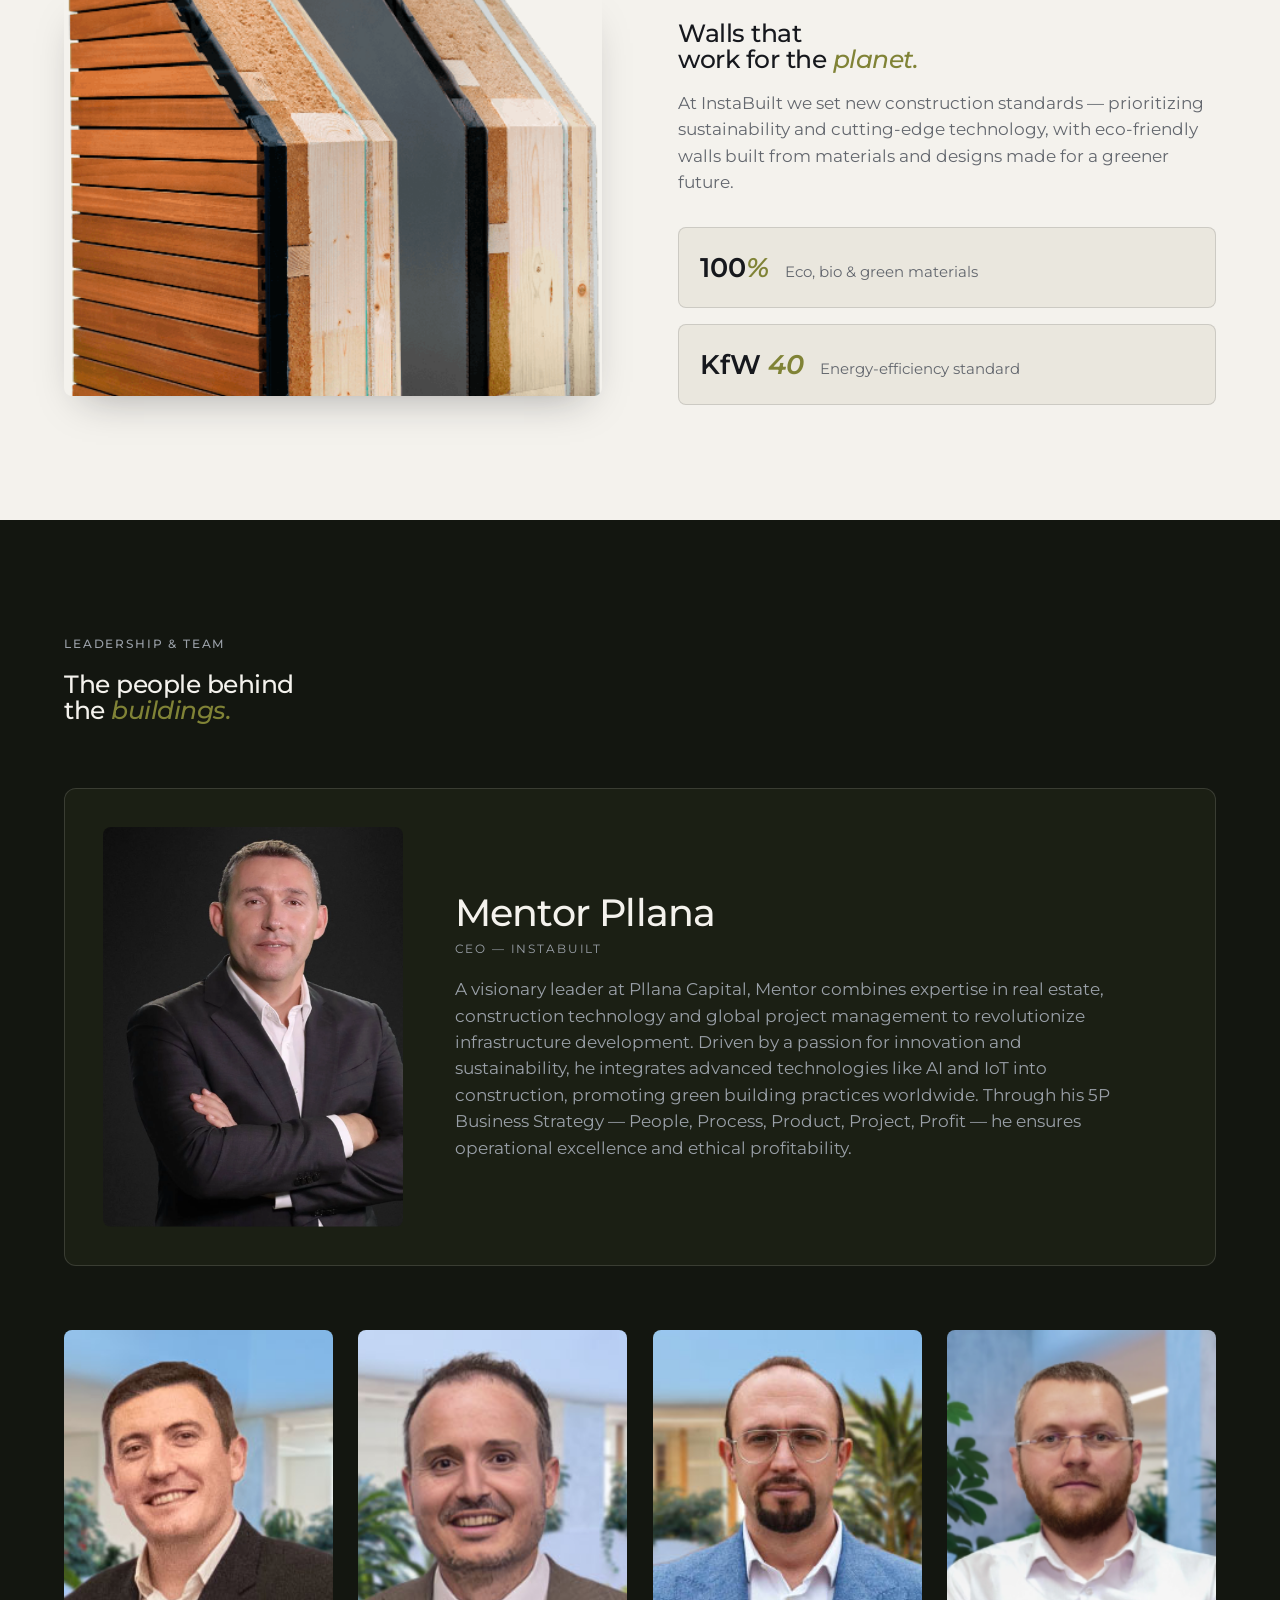
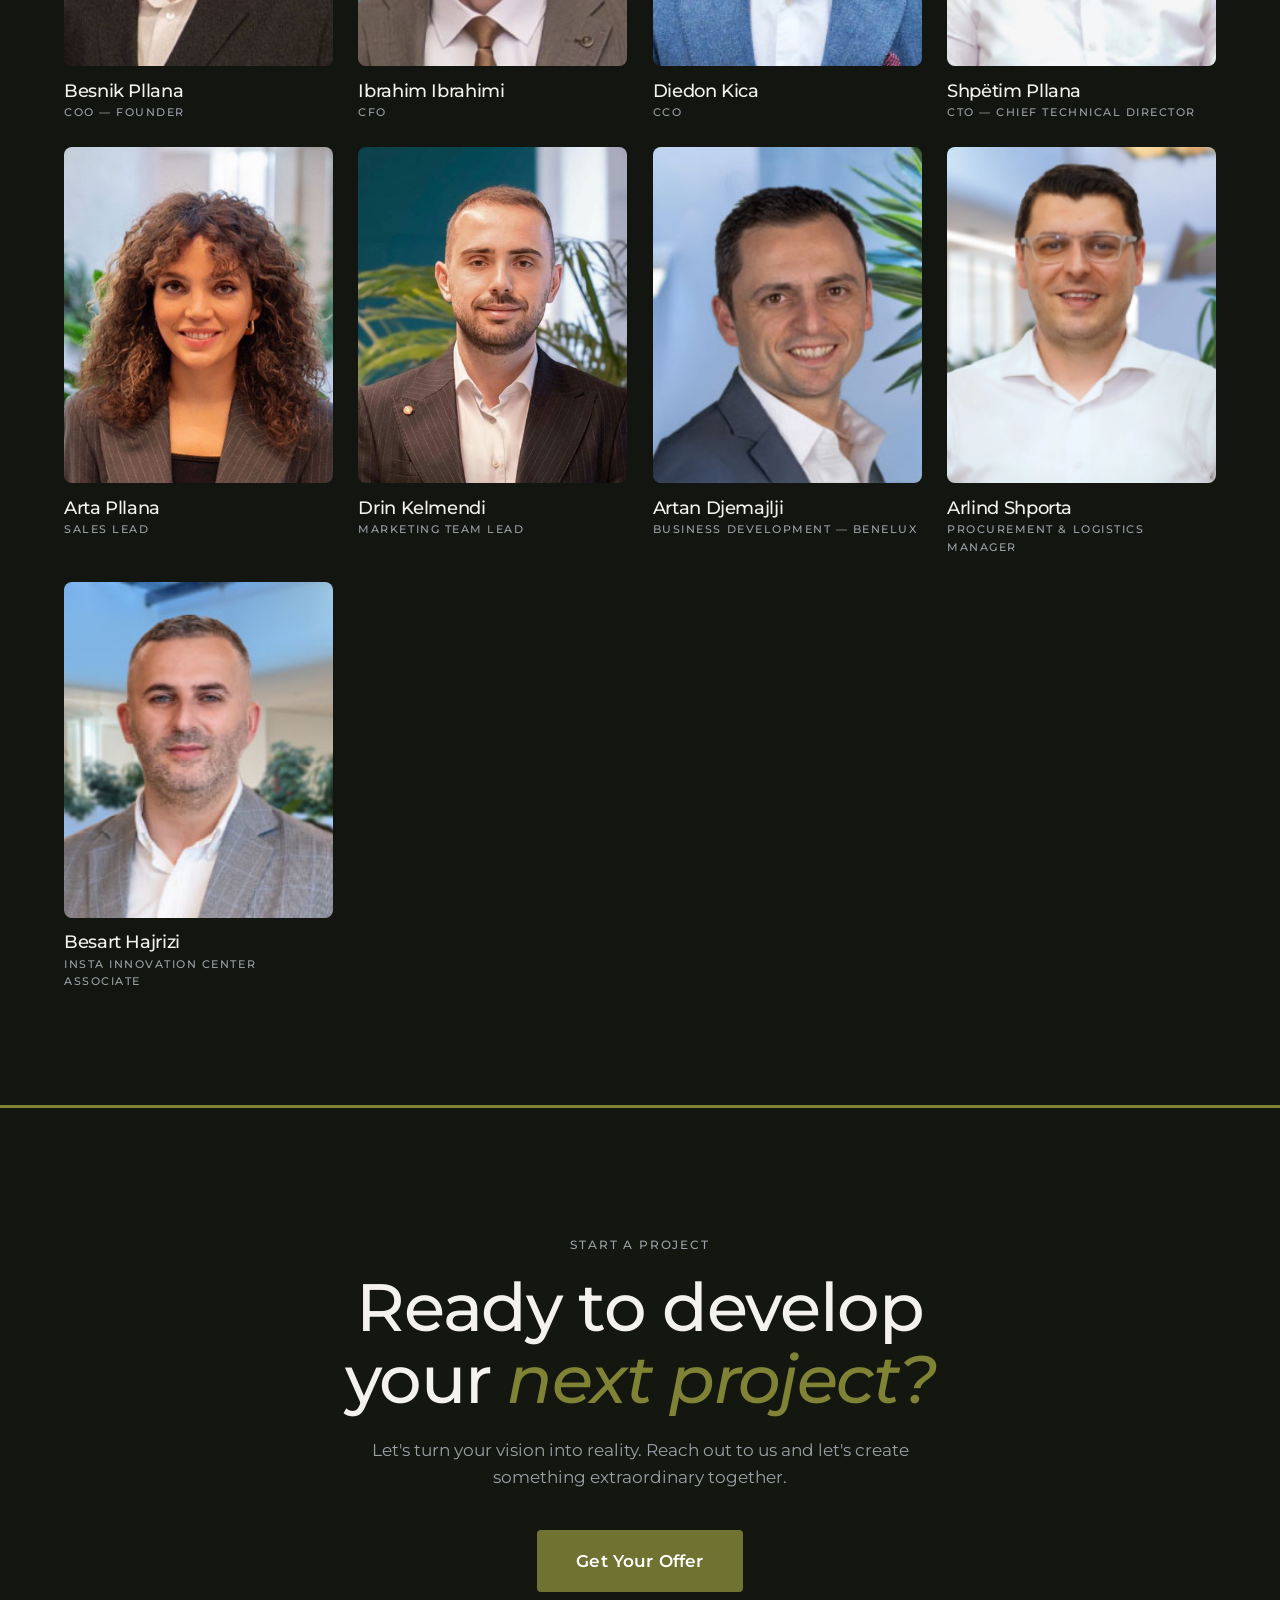
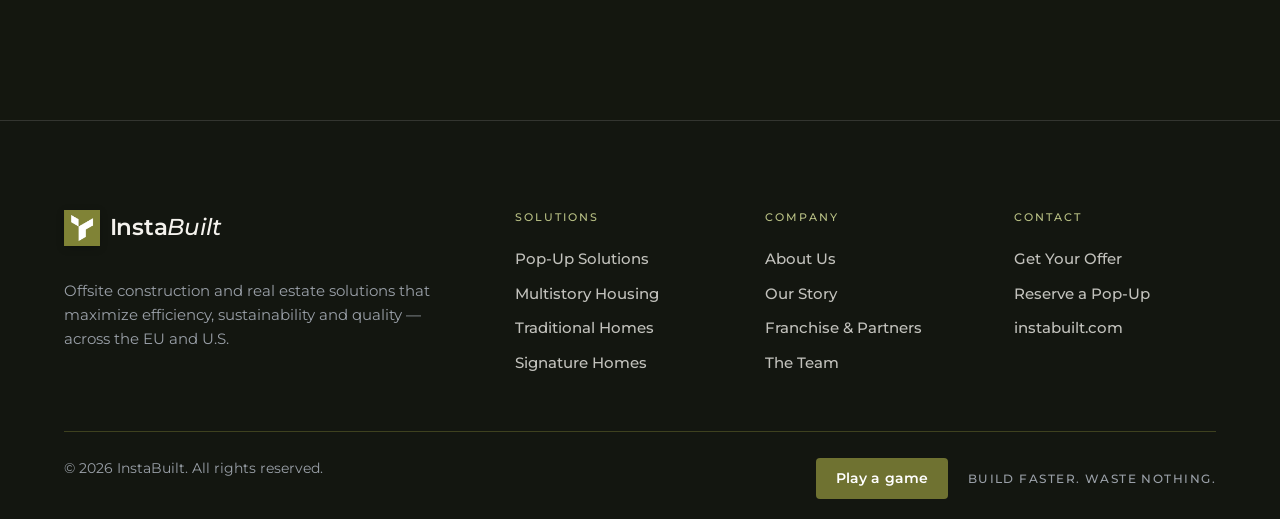
<file: about.html>
<!DOCTYPE html>
<html lang="en">
<head>
<meta charset="UTF-8">
<meta name="viewport" content="width=device-width, initial-scale=1.0">
<title>About Us — InstaBuilt | History, Franchise &amp; Team</title>
<meta name="description" content="The story of InstaBuilt: a family-founded offsite construction company building sustainable housing across the EU and U.S. Meet the team, explore our history, and learn about our franchise & partner program.">
<link rel="icon" type="image/png" href="images/instabuilt-thumbnail.png">
<link rel="preconnect" href="https://fonts.googleapis.com">
<link rel="preconnect" href="https://fonts.gstatic.com" crossorigin>
<link href="https://fonts.googleapis.com/css2?family=Montserrat:ital,wght@0,100..900;1,100..900&display=swap" rel="stylesheet">
<link rel="stylesheet" href="css/style.css">
<style>
  /* ---------- Page hero ---------- */
  .page-hero {
    position: relative;
    min-height: 64svh;
    display: flex;
    align-items: flex-end;
    color: #fff;
    overflow: hidden;
  }
  .page-hero-img { position: absolute; inset: 0; width: 100%; height: 100%; object-fit: cover; }
  .page-hero .hero-scrim { position: absolute; inset: 0; background: linear-gradient(180deg, rgba(10,11,13,.6) 0%, rgba(10,11,13,.25) 45%, rgba(10,11,13,.85) 100%); }
  .page-hero-content { position: relative; z-index: 2; max-width: 1400px; width: 100%; margin: 0 auto; padding: calc(var(--nav-h) + 2.5rem) clamp(1.25rem, 5vw, 4rem) 3.5rem; }
  .page-hero .eyebrow { color: rgba(255,255,255,.72); }
  .page-hero h1 { font-size: clamp(2.6rem, 6.4vw, 5.2rem); color: #fff; max-width: 18ch; }
  .page-hero-sub { margin-top: 1.2rem; max-width: 52ch; color: rgba(255,255,255,.85); font-size: clamp(1rem, 1.5vw, 1.15rem); }

  /* ---------- Mission / vision ---------- */
  .mission-grid { display: grid; grid-template-columns: 1fr 1fr; gap: clamp(2.5rem, 6vw, 5rem); align-items: start; }
  .mission-grid h2 { font-size: clamp(1.9rem, 3.4vw, 2.8rem); margin-bottom: 1.1rem; }
  .mission-grid p { color: var(--muted); max-width: 52ch; }
  .adv-strip { display: flex; flex-wrap: wrap; gap: 0.6rem 1.6rem; margin-top: 2.6rem; padding-top: 1.8rem; border-top: 1px solid var(--line); }
  .adv-strip span { font-family: var(--font-mono); font-size: 0.72rem; letter-spacing: 0.14em; text-transform: uppercase; color: var(--accent-deep); }

  /* ---------- Stats ---------- */
  .stats { background: var(--dark); color: var(--paper); display: grid; grid-template-columns: repeat(4, 1fr); gap: 2rem; padding: clamp(3rem, 6vw, 4.5rem) clamp(1.25rem, 5vw, 4rem); max-width: none; }
  .stats-inner { max-width: 1400px; margin: 0 auto; display: grid; grid-template-columns: repeat(4, 1fr); gap: 2rem; width: 100%; }
  .stat { border-left: 2px solid var(--accent); padding-left: 1.2rem; }
  .stat-num { font-family: var(--font-display); font-size: clamp(2.2rem, 4.4vw, 3.4rem); font-weight: 550; line-height: 1; }
  .stat-num em { font-style: italic; color: var(--accent); }
  .stat-label { margin-top: 0.55rem; font-family: var(--font-mono); font-size: 0.7rem; letter-spacing: 0.16em; text-transform: uppercase; color: var(--dark-muted); }

  /* ---------- Timeline ---------- */
  .story { max-width: 900px; margin: 0 auto; }
  .story-intro { margin-bottom: clamp(2.5rem, 5vw, 4rem); max-width: 62ch; color: var(--muted); font-size: 1.08rem; }
  .timeline { position: relative; padding-left: 2.4rem; }
  .timeline::before { content: ""; position: absolute; left: 7px; top: 6px; bottom: 6px; width: 2px; background: var(--line); }
  .tl-item { position: relative; padding-bottom: clamp(2.2rem, 4vw, 3.2rem); }
  .tl-item::before { content: ""; position: absolute; left: -2.4rem; top: 7px; width: 16px; height: 16px; border-radius: 50%; background: var(--paper); border: 3px solid var(--accent); }
  .tl-label { font-family: var(--font-mono); font-size: 0.7rem; letter-spacing: 0.18em; text-transform: uppercase; color: var(--accent-deep); margin-bottom: 0.35rem; }
  .tl-item h3 { font-size: clamp(1.5rem, 2.8vw, 2rem); margin-bottom: 0.5rem; }
  .tl-item p { color: var(--muted); max-width: 62ch; }

  /* ---------- Franchise ---------- */
  .franchise { background: var(--dark); color: var(--paper); max-width: none; }
  .franchise-inner { max-width: 1400px; margin: 0 auto; display: grid; grid-template-columns: 1.05fr 1fr; gap: clamp(2.5rem, 6vw, 5.5rem); align-items: center; }
  .franchise .eyebrow { color: var(--dark-muted); }
  .franchise h2 { font-size: clamp(2rem, 4vw, 3.2rem); color: var(--paper); }
  .franchise h2 em { color: var(--accent); }
  .franchise-lead { margin: 1.2rem 0 2rem; color: var(--dark-muted); max-width: 50ch; }
  .partner-list { display: flex; flex-direction: column; }
  .partner { border-top: 1px solid var(--dark-line); padding: 1.5rem 0; display: grid; grid-template-columns: 110px 1fr; gap: 1.4rem; }
  .partner:last-child { border-bottom: 1px solid var(--dark-line); }
  .partner-num { font-family: var(--font-mono); font-size: 0.78rem; color: var(--accent); letter-spacing: 0.1em; padding-top: 0.3rem; }
  .partner h3 { font-size: 1.35rem; color: var(--paper); margin-bottom: 0.4rem; }
  .partner p { color: var(--dark-muted); font-size: 0.98rem; max-width: 52ch; }
  .partner strong { color: var(--paper); }
  .market-chips { display: flex; flex-wrap: wrap; gap: 0.6rem; margin-top: 1.8rem; }
  .market-chips span { font-family: var(--font-mono); font-size: 0.75rem; letter-spacing: 0.08em; padding: 0.45rem 0.95rem; border: 1px solid var(--dark-line); border-radius: 999px; color: rgba(244,242,237,.85); }

  /* ---------- Process ---------- */
  .process { background: var(--paper-2); max-width: none; }
  .process-inner { max-width: 1400px; margin: 0 auto; }
  .process-grid { display: grid; grid-template-columns: repeat(4, 1fr); gap: 1.6rem; margin-top: clamp(2.5rem, 5vw, 4rem); }
  .step { background: var(--paper); border: 1px solid var(--line); border-radius: 8px; padding: 1.8rem 1.6rem; }
  .step-num { font-family: var(--font-mono); font-size: 0.85rem; color: var(--accent-deep); letter-spacing: 0.12em; }
  .step h3 { font-size: 1.45rem; margin: 0.7rem 0 0.6rem; }
  .step p { color: var(--muted); font-size: 0.95rem; }

  /* ---------- Standards ---------- */
  .standards { display: grid; grid-template-columns: 1fr 1fr; gap: clamp(2.5rem, 6vw, 5.5rem); align-items: center; }
  .standards-media img { width: 100%; aspect-ratio: 4 / 3; object-fit: cover; border-radius: 8px; box-shadow: var(--shadow); }
  .standard-badges { display: flex; flex-direction: column; gap: 1rem; margin-top: 2rem; }
  .badge { display: flex; align-items: baseline; gap: 1rem; border: 1px solid var(--line); border-radius: 8px; padding: 1.1rem 1.3rem; background: var(--paper-2); }
  .badge b { font-family: var(--font-display); font-size: 1.7rem; font-weight: 600; white-space: nowrap; }
  .badge b em { font-style: italic; color: var(--accent); }
  .badge span { color: var(--muted); font-size: 0.92rem; }

  /* ---------- Leadership / team ---------- */
  .team { background: var(--dark); color: var(--paper); max-width: none; }
  .team-inner { max-width: 1400px; margin: 0 auto; }
  .team .eyebrow { color: var(--dark-muted); }
  .ceo { display: grid; grid-template-columns: 300px 1fr; gap: clamp(2rem, 4vw, 3.5rem); align-items: center; background: var(--dark-2); border: 1px solid var(--dark-line); border-radius: 12px; padding: clamp(1.8rem, 3vw, 2.8rem); margin: clamp(2.5rem, 5vw, 4rem) 0; }
  .ceo img { width: 100%; aspect-ratio: 3 / 4; object-fit: cover; border-radius: 8px; }
  .ceo h3 { font-size: clamp(1.8rem, 3.2vw, 2.4rem); color: var(--paper); }
  .ceo-role { font-family: var(--font-mono); font-size: 0.72rem; letter-spacing: 0.16em; text-transform: uppercase; color: var(--accent); margin: 0.4rem 0 1.1rem; }
  .ceo p { color: var(--dark-muted); max-width: 60ch; }
  .team-grid { display: grid; grid-template-columns: repeat(4, 1fr); gap: 1.6rem; }
  .member { text-align: left; }
  .member-img { overflow: hidden; border-radius: 8px; aspect-ratio: 4 / 5; background: var(--dark-2); }
  .member-img img { width: 100%; height: 100%; object-fit: cover; object-position: top center; transition: transform .5s cubic-bezier(.2,.6,.2,1); }
  .member:hover .member-img img { transform: scale(1.05); }
  .member h3 { font-size: 1.15rem; color: var(--paper); margin-top: 0.9rem; }
  .member-role { font-family: var(--font-mono); font-size: 0.68rem; letter-spacing: 0.14em; text-transform: uppercase; color: var(--dark-muted); margin-top: 0.25rem; }

  /* ---------- Responsive ---------- */
  @media (max-width: 1024px) {
    .stats-inner, .stats { grid-template-columns: repeat(2, 1fr); }
    .process-grid { grid-template-columns: repeat(2, 1fr); }
    .team-grid { grid-template-columns: repeat(3, 1fr); }
    .franchise-inner, .standards, .mission-grid { grid-template-columns: 1fr; }
    .ceo { grid-template-columns: 220px 1fr; }
  }
  @media (max-width: 640px) {
    .process-grid, .team-grid { grid-template-columns: repeat(2, 1fr); }
    .ceo { grid-template-columns: 1fr; }
    .ceo img { max-width: 260px; }
    .partner { grid-template-columns: 1fr; gap: 0.4rem; }
  }
  @media (max-width: 480px) {
    .team-grid { grid-template-columns: 1fr; }
  }
</style>
</head>
<body>

<!-- ============ NAV ============ -->
<header class="nav" id="nav">
  <div class="nav-inner">
    <a class="brand" href="index.html">
      <img class="brand-logo" src="images/instabuilt-thumbnail.png" alt="InstaBuilt logo" width="40" height="40">
      <span class="brand-name">Insta<em>Built</em></span>
    </a>
    <nav class="nav-links" aria-label="Primary">
      <a href="index.html#popups">Pop-Ups</a>
      <a href="index.html#projects">Projects</a>
      <a href="index.html#method">Method</a>
      <a href="index.html#events">Events</a>
      <a href="about.html" aria-current="page">About Us</a>
      <a href="index.html#contact">Contact</a>
    </nav>
    <a class="btn btn-primary btn-nav" href="game.html" target="_blank" rel="noopener">Play a game</a>
    <button class="nav-toggle" id="navToggle" aria-label="Open menu" aria-expanded="false" aria-controls="mobileMenu">
      <span></span><span></span>
    </button>
  </div>
  <div class="mobile-menu" id="mobileMenu">
    <a href="index.html#popups">Pop-Ups</a>
    <a href="index.html#projects">Projects</a>
    <a href="index.html#method">Method</a>
    <a href="index.html#events">Events</a>
    <a href="about.html">About Us</a>
    <a href="index.html#contact">Contact</a>
    <a class="btn btn-primary" href="game.html" target="_blank" rel="noopener">Play a game</a>
  </div>
</header>

<main>

  <!-- ============ PAGE HERO ============ -->
  <section class="page-hero">
    <img class="page-hero-img" src="images/about/instabuilt-factory.jpg" alt="Aerial view of the InstaBuilt factory and surrounding landscape">
    <div class="hero-scrim" aria-hidden="true"></div>
    <div class="page-hero-content">
      <p class="eyebrow reveal">About InstaBuilt</p>
      <h1 class="reveal">We build homes the way industry should:<br><em>fast, clean, green.</em></h1>
      <p class="page-hero-sub reveal">A family-founded offsite construction company, turning factory precision into sustainable housing across the EU and the United States.</p>
    </div>
  </section>

  <!-- ============ MISSION & VISION ============ -->
  <section class="section">
    <div class="mission-grid">
      <div class="reveal">
        <p class="eyebrow">Mission</p>
        <h2>Lead construction<br>toward a <em>sustainable</em> future.</h2>
        <p>InstaBuilt's mission is to lead the construction industry toward a more sustainable and socially responsible future, ensuring that our buildings benefit the environment and the communities we serve.</p>
      </div>
      <div class="reveal">
        <p class="eyebrow">Vision</p>
        <h2>Sustainable housing<br>for <em>every individual.</em></h2>
        <p>Our vision is to offer every individual access to sustainable, affordable housing that is efficient, resilient, and deeply integrated with the natural environment.</p>
      </div>
    </div>
    <div class="adv-strip reveal">
      <span>Speed &amp; Efficiency</span>
      <span>Cost-Effectiveness</span>
      <span>Enhanced Quality Control</span>
      <span>Sustainability</span>
      <span>Flexibility &amp; Scalability</span>
    </div>
  </section>

  <!-- ============ STATS ============ -->
  <section class="stats">
    <div class="stats-inner">
      <div class="stat reveal"><div class="stat-num">140.000 <em>m²</em></div><div class="stat-label">Production plot</div></div>
      <div class="stat reveal"><div class="stat-num">5.700 <em>m²</em></div><div class="stat-label">Innovation center</div></div>
      <div class="stat reveal"><div class="stat-num">100 <em>%</em></div><div class="stat-label">Eco, bio &amp; green</div></div>
      <div class="stat reveal"><div class="stat-num">KfW <em>40</em></div><div class="stat-label">Efficiency standard</div></div>
    </div>
  </section>

  <!-- ============ OUR STORY ============ -->
  <section class="section story" id="story">
    <p class="eyebrow reveal">Our story</p>
    <h2 class="reveal">From one family's workshop<br>to a <em>two-continent</em> builder.</h2>
    <p class="story-intro reveal">InstaBuilt grew from a simple conviction: housing can be produced like a precision product — better quality, far less waste, and dramatically faster than conventional construction. Here is how that conviction became a company.</p>
    <div class="timeline">
      <div class="tl-item reveal">
        <p class="tl-label">The founding</p>
        <h3>A family-built company</h3>
        <p>InstaBuilt was founded by Besnik Pllana and built under the Pllana Capital umbrella — a group that combines real estate, construction technology and global project management. The company remains family-led to this day.</p>
      </div>
      <div class="tl-item reveal">
        <p class="tl-label">The factory</p>
        <h3>140,000 m² of production</h3>
        <p>One production plot, one in-house factory and a 5,700 m² Insta Innovation Center — where our panelized and modular systems are engineered, tested and built under a single roof.</p>
      </div>
      <div class="tl-item reveal">
        <p class="tl-label">Germany</p>
        <h3>Aster Domo in Wertingen</h3>
        <p>Our Aster Domo 4-bedroom marvel in Wertingen and the multistory double house at Am Wildfrauhaus demonstrate what serial construction delivers on German soil — KfW40-grade, fast and affordable.</p>
      </div>
      <div class="tl-item reveal">
        <p class="tl-label">United States</p>
        <h3>Whisper Valley, Austin, Texas</h3>
        <p>InstaBuilt and AsterDomo arrived in the U.S. at Whisper Valley in Austin, Texas — bringing sustainable, millennial-focused living to the American market.</p>
      </div>
      <div class="tl-item reveal">
        <p class="tl-label">Communities</p>
        <h3>Cherry Communities</h3>
        <p>Our sustainable community brand — unveiled at the World of Modular fair and showcased at Blueprint booth 407 — turns single projects into connected, green neighborhoods.</p>
      </div>
      <div class="tl-item reveal">
        <p class="tl-label">On the road</p>
        <h3>From Davos to Las Vegas</h3>
        <p>UIA 2023, EXPO REAL 2023 &amp; 2024, House of Kosova in Davos, Berlin Blockchain Week 2025, the Crypto Valley Conference in Zug, Blueprint Las Vegas 2024 and the Housing Innovation Summit in Denver — we exhibit where the industry decides the future of building.</p>
      </div>
    </div>
  </section>

  <!-- ============ FRANCHISE & PARTNERS ============ -->
  <section class="section franchise" id="franchise">
    <div class="franchise-inner">
      <div class="reveal">
        <p class="eyebrow">Franchise &amp; partner program</p>
        <h2>Build with us —<br>anywhere in the <em>EU &amp; US.</em></h2>
        <p class="franchise-lead">Partnering across the EU and U.S., we turn visions into reality — quickly and sustainably. Whether you own land, capital or a development pipeline, InstaBuilt supplies the production power.</p>
        <div class="market-chips">
          <span>Germany</span><span>Switzerland</span><span>Austria</span><span>Benelux</span><span>U.S. — Texas</span>
        </div>
      </div>
      <div class="reveal">
        <div class="partner-list">
          <div class="partner">
            <span class="partner-num">01 / Landowners</span>
            <div>
              <h3>Become a developer overnight</h3>
              <p>Your land becomes the asset. InstaBuilt designs, manufactures, delivers and assembles the product — from a single Pop-Up to a full resort — while you keep the upside.</p>
            </div>
          </div>
          <div class="partner">
            <span class="partner-num">02 / Developers</span>
            <div>
              <h3>Serial construction at scale</h3>
              <p>Panelized systems and factory-built modules cut build time by <strong>up to 75%</strong>, with KfW40-grade energy performance and fixed factory quality.</p>
            </div>
          </div>
          <div class="partner">
            <span class="partner-num">03 / Communities</span>
            <div>
              <h3>Launch a Cherry Community</h3>
              <p>Co-develop a connected, sustainable neighborhood under our community brand — the model we introduced at World of Modular and Blueprint.</p>
            </div>
          </div>
        </div>
        <a class="btn btn-primary" style="margin-top:2.2rem" href="https://www.instabuilt.com/get-your-offer" target="_blank" rel="noopener">Become a partner</a>
      </div>
    </div>
  </section>

  <!-- ============ PROCESS ============ -->
  <section class="section process" id="process">
    <div class="process-inner">
      <div class="section-head">
        <div class="reveal">
          <p class="eyebrow">Our process</p>
          <h2>Four steps.<br>One <em>precision</em> system.</h2>
        </div>
        <p class="section-intro reveal">From the drawing board to the crane — every InstaBuilt project moves through the same engineered pipeline.</p>
      </div>
      <div class="process-grid">
        <div class="step reveal"><span class="step-num">01</span><h3>Design</h3><p>We blend innovation and functionality, crafting spaces that inspire and harmonize with the environment.</p></div>
        <div class="step reveal"><span class="step-num">02</span><h3>Fabricate</h3><p>Precise and advanced, guaranteeing durability, quality and a seamless construction journey.</p></div>
        <div class="step reveal"><span class="step-num">03</span><h3>Transport</h3><p>Efficient and sustainable transport ensures safe, timely delivery of components to your site.</p></div>
        <div class="step reveal"><span class="step-num">04</span><h3>Assembly</h3><p>With precision and speed, our teams bring components together on-site, exceeding industry standards.</p></div>
      </div>
    </div>
  </section>

  <!-- ============ BUILDING STANDARDS ============ -->
  <section class="section standards" id="standards">
    <div class="standards-media reveal">
      <img src="images/about/wooden-wall-panels.png" alt="Cross-section of InstaBuilt insulated wooden wall panels" loading="lazy">
    </div>
    <div class="reveal">
      <p class="eyebrow">Building standards</p>
      <h2>Walls that<br>work for the <em>planet.</em></h2>
      <p style="color:var(--muted); margin-top:1.1rem; max-width:52ch;">At InstaBuilt we set new construction standards — prioritizing sustainability and cutting-edge technology, with eco-friendly walls built from materials and designs made for a greener future.</p>
      <div class="standard-badges">
        <div class="badge"><b>100<em>%</em></b><span>Eco, bio &amp; green materials</span></div>
        <div class="badge"><b>KfW <em>40</em></b><span>Energy-efficiency standard</span></div>
      </div>
    </div>
  </section>

  <!-- ============ LEADERSHIP ============ -->
  <section class="section team" id="team">
    <div class="team-inner">
      <p class="eyebrow reveal">Leadership &amp; team</p>
      <h2 class="reveal">The people behind<br>the <em>buildings.</em></h2>

      <div class="ceo reveal">
        <img src="images/about/mentor-pllana.png" alt="Portrait of Mentor Pllana, CEO of InstaBuilt">
        <div>
          <h3>Mentor Pllana</h3>
          <p class="ceo-role">CEO — InstaBuilt</p>
          <p>A visionary leader at Pllana Capital, Mentor combines expertise in real estate, construction technology and global project management to revolutionize infrastructure development. Driven by a passion for innovation and sustainability, he integrates advanced technologies like AI and IoT into construction, promoting green building practices worldwide. Through his 5P Business Strategy — People, Process, Product, Project, Profit — he ensures operational excellence and ethical profitability.</p>
        </div>
      </div>

      <div class="team-grid">
        <div class="member reveal"><div class="member-img"><img src="images/about/Besnik-Pllana.jpg" alt="Portrait of Besnik Pllana, COO and Founder at InstaBuilt" loading="lazy"></div><h3>Besnik Pllana</h3><p class="member-role">COO — Founder</p></div>
        <div class="member reveal"><div class="member-img"><img src="images/about/Ibrahim-Ibrahimi.jpg" alt="Portrait of Ibrahim Ibrahimi, Chief Financial Officer at InstaBuilt" loading="lazy"></div><h3>Ibrahim Ibrahimi</h3><p class="member-role">CFO</p></div>
        <div class="member reveal"><div class="member-img"><img src="images/about/Diedon-Kica.jpg" alt="Portrait of Diedon Kica, Chief Commercial Officer at InstaBuilt" loading="lazy"></div><h3>Diedon Kica</h3><p class="member-role">CCO</p></div>
        <div class="member reveal"><div class="member-img"><img src="images/about/Shpetim-Pllana.png" alt="Portrait of Shpëtim Pllana, Chief Technical Director at InstaBuilt" loading="lazy"></div><h3>Shpëtim Pllana</h3><p class="member-role">CTO — Chief Technical Director</p></div>
        <div class="member reveal"><div class="member-img"><img src="images/about/Arta-Pllana.jpg" alt="Portrait of Arta Pllana, Sales Lead at InstaBuilt" loading="lazy"></div><h3>Arta Pllana</h3><p class="member-role">Sales Lead</p></div>
        <div class="member reveal"><div class="member-img"><img src="images/about/Drin-Kelmendi.jpg" alt="Portrait of Drin Kelmendi, Marketing Team Lead at InstaBuilt" loading="lazy"></div><h3>Drin Kelmendi</h3><p class="member-role">Marketing Team Lead</p></div>
        <div class="member reveal"><div class="member-img"><img src="images/about/Artan-Djemajlji.jpg" alt="Portrait of Artan Djemajlji, Business Development Manager Benelux at InstaBuilt" loading="lazy"></div><h3>Artan Djemajlji</h3><p class="member-role">Business Development — Benelux</p></div>
        <div class="member reveal"><div class="member-img"><img src="images/about/Arlind-Shporta.png" alt="Portrait of Arlind Shporta, Procurement and Logistics Manager at InstaBuilt" loading="lazy"></div><h3>Arlind Shporta</h3><p class="member-role">Procurement &amp; Logistics Manager</p></div>
        <div class="member reveal"><div class="member-img"><img src="images/about/Besart-Hajrizi.jpg" alt="Portrait of Besart Hajrizi, Insta Innovation Center Associate at InstaBuilt" loading="lazy"></div><h3>Besart Hajrizi</h3><p class="member-role">Insta Innovation Center Associate</p></div>
      </div>
    </div>
  </section>

  <!-- ============ CTA ============ -->
  <section class="cta">
    <div class="cta-inner reveal">
      <p class="eyebrow">Start a project</p>
      <h2>Ready to develop<br>your <em>next project?</em></h2>
      <p class="cta-copy">Let's turn your vision into reality. Reach out to us and let's create something extraordinary together.</p>
      <a class="btn btn-primary btn-lg" href="https://www.instabuilt.com/get-your-offer" target="_blank" rel="noopener">Get Your Offer</a>
    </div>
  </section>

</main>

<!-- ============ FOOTER ============ -->
<footer class="footer" id="contact">
  <div class="footer-inner">
    <div class="footer-brand">
      <a class="brand" href="index.html">
        <img class="brand-logo" src="images/instabuilt-thumbnail.png" alt="InstaBuilt logo" width="36" height="36">
        <span class="brand-name">Insta<em>Built</em></span>
      </a>
      <p>Offsite construction and real estate solutions that maximize efficiency, sustainability and quality — across the EU and U.S.</p>
    </div>
    <div class="footer-col">
      <p class="footer-head">Solutions</p>
      <a href="https://www.instabuilt.com/popup-solutions" target="_blank" rel="noopener">Pop-Up Solutions</a>
      <a href="https://www.instabuilt.com/multistory-multifamily" target="_blank" rel="noopener">Multistory Housing</a>
      <a href="https://www.instabuilt.com/traditional-homes-eu-us" target="_blank" rel="noopener">Traditional Homes</a>
      <a href="https://www.instabuilt.com/signature-homes" target="_blank" rel="noopener">Signature Homes</a>
    </div>
    <div class="footer-col">
      <p class="footer-head">Company</p>
      <a href="about.html">About Us</a>
      <a href="about.html#story">Our Story</a>
      <a href="about.html#franchise">Franchise &amp; Partners</a>
      <a href="about.html#team">The Team</a>
    </div>
    <div class="footer-col">
      <p class="footer-head">Contact</p>
      <a href="https://www.instabuilt.com/get-your-offer" target="_blank" rel="noopener">Get Your Offer</a>
      <a href="https://www.instabuilt.com/order-your-popup/" target="_blank" rel="noopener">Reserve a Pop-Up</a>
      <a href="https://www.instabuilt.com/" target="_blank" rel="noopener">instabuilt.com</a>
    </div>
  </div>
  <div class="footer-bottom">
    <span>© <span id="year">2026</span> InstaBuilt. All rights reserved.</span>
    <div class="footer-play">
      <a class="btn btn-primary btn-sm" href="game.html" target="_blank" rel="noopener">Play a game</a>
      <span class="footer-tag">Build faster. Waste nothing.</span>
    </div>
  </div>
</footer>

<!-- ============ CHAT WIDGET ============ -->
<button class="chat-btn" id="chatBtn" type="button" aria-expanded="false" aria-haspopup="dialog" aria-label="Open customer support chat">
  <svg viewBox="0 0 24 24" width="20" height="20" fill="none" stroke="currentColor" stroke-width="2" stroke-linecap="round" stroke-linejoin="round" aria-hidden="true">
    <path d="M21 12a8 8 0 0 1-8 8H4l2.4-2.4A8 8 0 1 1 21 12z"/>
    <path d="M9 11h.01M13 11h.01M17 11h.01"/>
  </svg>
  <span>Customer support</span>
</button>

<div class="chat-panel" id="chatPanel" role="dialog" aria-label="Customer support chat" aria-hidden="true">
  <div class="chat-head">
    <span class="chat-avatar" aria-hidden="true">
      <svg viewBox="0 0 24 24" width="18" height="18" fill="none" stroke="currentColor" stroke-width="2" stroke-linecap="round" stroke-linejoin="round">
        <path d="M4 13a8 8 0 0 1 16 0"/>
        <rect x="2.5" y="13" width="4" height="6" rx="1.5"/>
        <rect x="17.5" y="13" width="4" height="6" rx="1.5"/>
        <path d="M20 19a4 4 0 0 1-4 2h-2"/>
      </svg>
    </span>
    <div>
      <h3>Customer support</h3>
      <p>InstaBuilt · usually replies instantly</p>
    </div>
    <button class="chat-close" id="chatClose" type="button" aria-label="Close chat">
      <svg viewBox="0 0 24 24" width="16" height="16" fill="none" stroke="currentColor" stroke-width="2.4" stroke-linecap="round"><path d="M6 6l12 12M18 6L6 18"/></svg>
    </button>
  </div>
  <div class="chat-body" id="chatBody"></div>
  <div class="chat-quick" id="chatQuick">
    <button type="button">Pop-Up sizes &amp; prices</button>
    <button type="button">How fast can you build?</button>
    <button type="button">What do you build?</button>
    <button type="button">Where do you operate?</button>
    <button type="button">Sustainability &amp; waste</button>
    <button type="button">Become a partner</button>
  </div>
  <form class="chat-input" id="chatForm">
    <input id="chatInput" type="text" placeholder="Type your message…" aria-label="Your message" autocomplete="off">
    <button class="chat-send" type="submit" aria-label="Send message">
      <svg viewBox="0 0 24 24" width="16" height="16" fill="none" stroke="currentColor" stroke-width="2.2" stroke-linecap="round" stroke-linejoin="round"><path d="M22 2L11 13M22 2l-7 20-4-9-9-4 20-7z"/></svg>
    </button>
  </form>
</div>

<script src="js/main.js"></script>
</body>
</html>
</file>
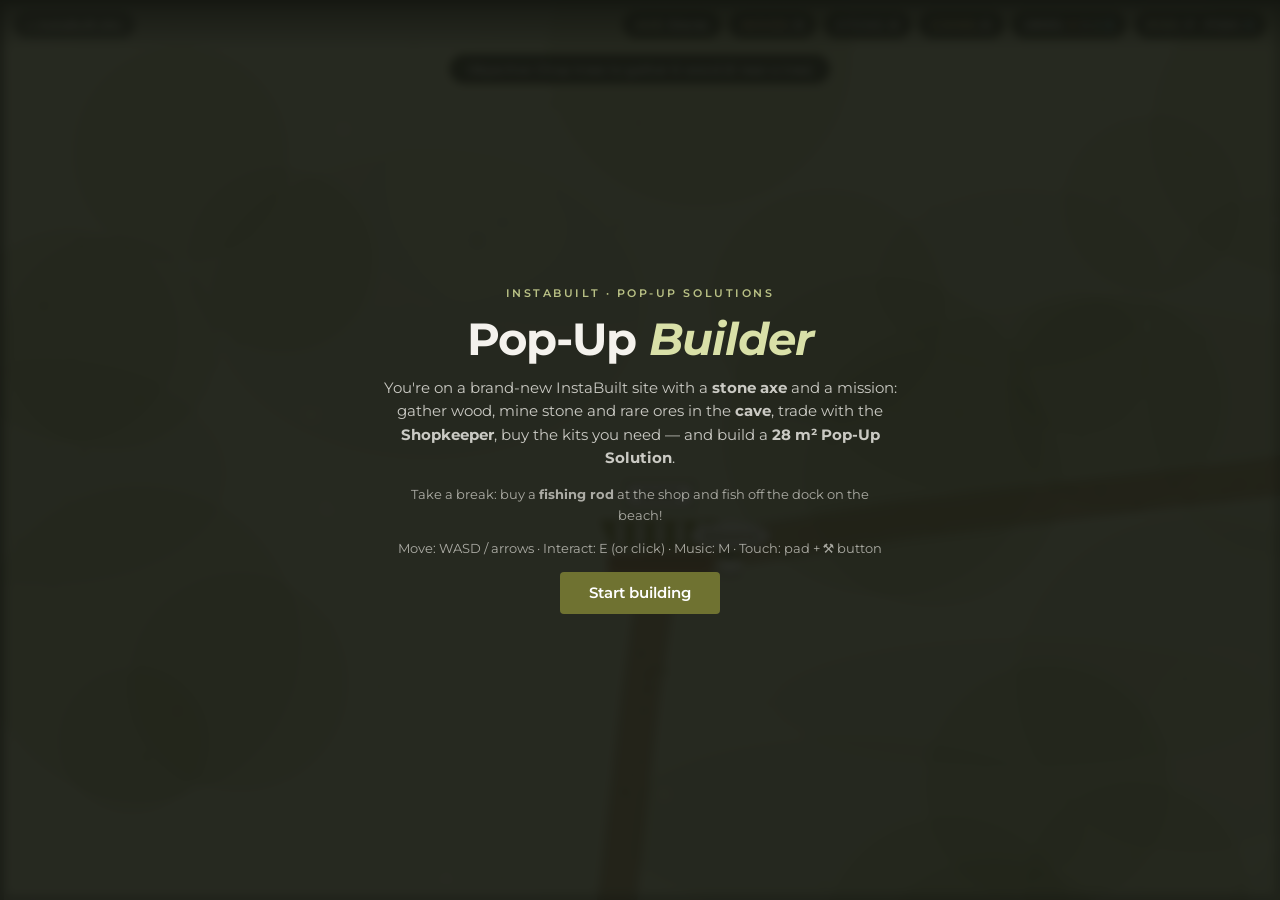
<file: game.html>
<!DOCTYPE html>
<html lang="en">
<head>
<meta charset="UTF-8">
<meta name="viewport" content="width=device-width, initial-scale=1.0, maximum-scale=1.0, user-scalable=no">
<title>Pop-Up Builder — InstaBuilt Game</title>
<meta name="description" content="Chop wood, mine stone and rare ores in the cave, trade at the shop and build an InstaBuilt Pop-Up Solution.">
<link rel="icon" type="image/png" href="images/instabuilt-thumbnail.png">
<link rel="preconnect" href="https://fonts.googleapis.com">
<link rel="preconnect" href="https://fonts.gstatic.com" crossorigin>
<link href="https://fonts.googleapis.com/css2?family=Montserrat:ital,wght@0,100..900;1,100..900&display=swap" rel="stylesheet">
<style>
  :root {
    --olive: #808336;
    --olive-btn: #6f7231;
    --olive-btn-hover: #5f6228;
    --paper: #f4f2ed;
    --ink: #16181d;
    --dark: #131610;
  }
  * { box-sizing: border-box; margin: 0; padding: 0; }
  html, body { height: 100%; overflow: hidden; }
  body {
    font-family: "Montserrat", "Segoe UI", system-ui, sans-serif;
    background: var(--dark);
    color: var(--paper);
    touch-action: none;
  }
  canvas {
    position: fixed;
    inset: 0;
    width: 100vw;
    height: 100vh;
    display: block;
    background: #dde3c0;
  }

  /* ---------- top bar ---------- */
  .game-bar {
    position: fixed;
    top: 0; left: 0; right: 0;
    z-index: 20;
    display: flex;
    align-items: center;
    justify-content: space-between;
    gap: 0.5rem;
    padding: 0.6rem 0.8rem;
    flex-wrap: wrap;
    pointer-events: none;
    background: linear-gradient(180deg, rgba(19, 22, 16, 0.75), rgba(19, 22, 16, 0));
  }
  .game-bar > * { pointer-events: auto; }
  .back-link {
    color: rgba(244, 242, 237, 0.9);
    text-decoration: none;
    font-size: 0.78rem;
    font-weight: 600;
    background: rgba(19, 22, 16, 0.55);
    border: 1px solid rgba(244, 242, 237, 0.3);
    border-radius: 999px;
    padding: 0.4rem 0.9rem;
    white-space: nowrap;
  }
  .back-link:hover { border-color: #d9e0a8; color: #d9e0a8; }
  .hud { display: flex; align-items: center; gap: 0.4rem; flex-wrap: wrap; justify-content: flex-end; }
  .hud-chip {
    font-weight: 600;
    font-size: 0.76rem;
    letter-spacing: 0.04em;
    background: rgba(19, 22, 16, 0.72);
    border: 1px solid rgba(128, 131, 54, 0.55);
    color: #fff;
    border-radius: 999px;
    padding: 0.35rem 0.8rem;
    white-space: nowrap;
  }
  .hud-chip .w { color: #d9b380; }
  .hud-chip .s { color: #b9c0c8; }
  .hud-chip .c { color: #e9d37a; }
  .hud-chip .a { color: #d9e0a8; }

  .objective {
    position: fixed;
    top: 3.4rem;
    left: 50%;
    transform: translateX(-50%);
    z-index: 20;
    background: rgba(19, 22, 16, 0.78);
    border: 1px solid rgba(128, 131, 54, 0.55);
    border-radius: 999px;
    color: #fff;
    font-size: 0.78rem;
    font-weight: 600;
    letter-spacing: 0.03em;
    padding: 0.4rem 1.1rem;
    max-width: min(92vw, 640px);
    text-align: center;
    pointer-events: none;
    transition: opacity 0.3s ease;
  }
  .objective .ok { color: #a8b96a; }

  .hint {
    position: fixed;
    bottom: 1rem;
    left: 50%;
    transform: translateX(-50%);
    z-index: 20;
    background: rgba(19, 22, 16, 0.8);
    border: 1px solid rgba(217, 224, 168, 0.5);
    border-radius: 999px;
    color: #fff;
    font-size: 0.8rem;
    font-weight: 600;
    padding: 0.45rem 1.2rem;
    pointer-events: none;
    opacity: 0;
    transition: opacity 0.25s ease;
    white-space: nowrap;
  }
  .hint.show { opacity: 1; }

  /* ---------- overlays ---------- */
  .overlay {
    position: fixed;
    inset: 0;
    z-index: 30;
    background: rgba(19, 22, 16, 0.9);
    backdrop-filter: blur(4px);
    display: flex;
    flex-direction: column;
    align-items: center;
    justify-content: center;
    text-align: center;
    padding: 1.4rem;
    gap: 0.8rem;
  }
  .overlay.hidden { display: none; }
  .overlay .kicker {
    font-weight: 600;
    font-size: 0.66rem;
    letter-spacing: 0.24em;
    text-transform: uppercase;
    color: #b9c185;
  }
  .overlay h1 {
    font-size: clamp(1.6rem, 4.6vw, 2.8rem);
    font-weight: 700;
    letter-spacing: -0.02em;
    line-height: 1.08;
  }
  .overlay h1 em { font-style: italic; color: #d9e0a8; }
  .overlay h1.bad em { color: #e05656; }
  .overlay p { color: rgba(244, 242, 237, 0.8); max-width: 54ch; font-size: 0.92rem; line-height: 1.6; }
  .overlay .stats { display: flex; gap: 1.4rem; margin: 0.3rem 0; flex-wrap: wrap; justify-content: center; }
  .overlay .stats div { display: flex; flex-direction: column; align-items: center; min-width: 84px; }
  .overlay .stats b { font-size: 1.4rem; font-weight: 700; color: #d9e0a8; }
  .overlay .stats span { font-size: 0.64rem; letter-spacing: 0.14em; text-transform: uppercase; color: rgba(244, 242, 237, 0.6); }
  .btn {
    font-family: "Montserrat", sans-serif;
    font-weight: 600;
    font-size: 0.92rem;
    border: none;
    border-radius: 4px;
    padding: 0.75rem 1.8rem;
    background: var(--olive-btn);
    color: #fff;
    cursor: pointer;
    text-decoration: none;
    transition: background 0.15s ease, transform 0.15s ease;
  }
  .btn:hover { background: var(--olive-btn-hover); transform: translateY(-2px); }
  .btn.ghost { background: transparent; border: 1px solid rgba(244, 242, 237, 0.35); }
  .btn.ghost:hover { background: rgba(244, 242, 237, 0.08); }
  .btn-row { display: flex; gap: 0.8rem; flex-wrap: wrap; justify-content: center; }
  .btn:disabled { opacity: 0.4; cursor: default; transform: none; }

  /* ---------- shop ---------- */
  .shop {
    position: fixed;
    left: 50%;
    top: 50%;
    transform: translate(-50%, -50%);
    z-index: 40;
    width: min(430px, calc(100vw - 2rem));
    background: var(--paper);
    color: var(--ink);
    border-radius: 14px;
    box-shadow: 0 30px 70px -20px rgba(0, 0, 0, 0.6);
    overflow: hidden;
    display: flex;
    flex-direction: column;
    max-height: calc(100vh - 2rem);
  }
  .shop.hidden { display: none; }
  .shop-head {
    background: var(--olive-btn);
    color: #fff;
    padding: 0.9rem 1.1rem;
    display: flex;
    align-items: center;
    gap: 0.7rem;
  }
  .shop-head h3 { font-size: 1.05rem; font-weight: 700; color: #fff; }
  .shop-head p { font-size: 0.72rem; color: rgba(255, 255, 255, 0.85); }
  .shop-close {
    margin-left: auto;
    background: none;
    border: none;
    color: #fff;
    cursor: pointer;
    width: 32px; height: 32px;
    border-radius: 50%;
    font-size: 1.1rem;
  }
  .shop-close:hover { background: rgba(255, 255, 255, 0.15); }
  .shop-balance {
    padding: 0.6rem 1.1rem;
    border-bottom: 1px solid rgba(22, 24, 29, 0.1);
    font-size: 0.85rem;
    font-weight: 700;
  }
  .shop-balance .c { color: #8a6d1d; }
  .shop-body { padding: 0.6rem 1.1rem 1rem; overflow-y: auto; display: flex; flex-direction: column; gap: 0.5rem; }
  .shop-row {
    display: flex;
    align-items: center;
    justify-content: space-between;
    gap: 0.8rem;
    border: 1px solid rgba(22, 24, 29, 0.12);
    border-radius: 8px;
    padding: 0.55rem 0.8rem;
  }
  .shop-row .info { display: flex; flex-direction: column; }
  .shop-row .name { font-weight: 700; font-size: 0.88rem; }
  .shop-row .desc { font-size: 0.72rem; color: var(--muted, #63676e); }
  .shop-row .price { font-size: 0.8rem; font-weight: 700; white-space: nowrap; }
  .shop-row .price .c { color: #8a6d1d; }
  .shop-row .own { font-size: 0.72rem; color: #6f7231; font-weight: 600; }
  .shop-row button {
    font-family: "Montserrat", sans-serif;
    font-weight: 600;
    font-size: 0.78rem;
    border: none;
    border-radius: 4px;
    padding: 0.45rem 0.9rem;
    background: var(--olive-btn);
    color: #fff;
    cursor: pointer;
    white-space: nowrap;
  }
  .shop-row button:hover { background: var(--olive-btn-hover); }
  .shop-row button:disabled { opacity: 0.4; cursor: default; }
  .shop-note { font-size: 0.72rem; color: #63676e; text-align: center; padding-top: 0.2rem; }

  /* ---------- touch pad ---------- */
  .touch-pad {
    position: fixed;
    bottom: max(0.9rem, env(safe-area-inset-bottom));
    left: 50%;
    transform: translateX(-50%);
    z-index: 20;
    display: none;
    gap: 6px;
  }
  .touch-pad button {
    width: 52px; height: 52px;
    border-radius: 12px;
    border: 1px solid rgba(244, 242, 237, 0.35);
    background: rgba(128, 131, 54, 0.45);
    color: #fff;
    font-size: 1.2rem;
    font-weight: 700;
    cursor: pointer;
    touch-action: none;
    user-select: none;
    -webkit-user-select: none;
  }
  .touch-pad button:active { background: var(--olive-btn); }
  .touch-pad button.action { background: rgba(217, 224, 168, 0.25); border-color: #d9e0a8; }
  .touch-pad button.action:active { background: var(--olive-btn); }
  @media (pointer: coarse) {
    .touch-pad { display: flex; }
  }

  /* ---------- ore chip colors ---------- */
  .hud-chip .i { color: #c98a52; }
  .hud-chip .c2 { color: #a8adb5; }
  .hud-chip .cu { color: #7fc1a5; }
  .hud-chip .d { color: #7ee8fa; }
</style>
</head>
<body>

<canvas id="game"></canvas>

<div class="game-bar">
  <a class="back-link" href="index.html">← InstaBuilt site</a>
  <div class="hud">
    <span class="hud-chip"><span class="a">AXE</span>: <span id="toolChip">Stone</span></span>
    <span class="hud-chip"><span class="w">WOOD</span>: <span id="woodChip">0</span></span>
    <span class="hud-chip"><span class="s">STONE</span>: <span id="stoneChip">0</span></span>
    <span class="hud-chip"><span class="c">COINS</span>: <span id="coinChip">0</span></span>
    <span class="hud-chip">ORES: <span class="i" id="ironChip">0</span> <span class="c2" id="coalChip">0</span> <span class="cu" id="copperChip">0</span> <span class="d" id="diamondChip">0</span></span>
    <span class="hud-chip"><span class="a">ROD</span>: <span id="rodChip">✗</span> · FISH: <span id="fishChip" style="color:#8fd0f0">0</span></span>
  </div>
</div>

<div class="objective" id="objective">Objective: <span id="objectiveText">Chop trees to gather wood</span></div>
<div class="hint" id="hint"></div>

<div class="touch-pad" id="touchPad">
  <button data-dir="up" aria-label="Up">▲</button>
  <button data-dir="left" aria-label="Left">◀</button>
  <button data-dir="down" aria-label="Down">▼</button>
  <button data-dir="right" aria-label="Right">▶</button>
  <button class="action" data-dir="action" aria-label="Action">⚒</button>
</div>

<!-- start -->
<div class="overlay" id="startOverlay">
  <p class="kicker">InstaBuilt · Pop-Up Solutions</p>
  <h1>Pop-Up <em>Builder</em></h1>
  <p>You're on a brand-new InstaBuilt site with a <strong>stone axe</strong> and a mission: gather wood, mine stone and rare ores in the <strong>cave</strong>, trade with the <strong>Shopkeeper</strong>, buy the kits you need — and build a <strong>28 m² Pop-Up Solution</strong>.</p>
  <p style="font-size:0.82rem; color:rgba(244,242,237,.65)">Take a break: buy a <strong>fishing rod</strong> at the shop and fish off the dock on the beach!</p>
  <p style="font-size:0.82rem; color:rgba(244,242,237,.65)">Move: WASD / arrows · Interact: E (or click) · Music: M · Touch: pad + ⚒ button</p>
  <button class="btn" id="startBtn">Start building</button>
</div>

<!-- shop -->
<div class="shop hidden" id="shop">
  <div class="shop-head">
    <div>
      <h3>InstaBuilt Supply Co.</h3>
      <p>Shopkeeper: "Trade your materials — the Pop-Up won't build itself!"</p>
    </div>
    <button class="shop-close" id="shopClose" aria-label="Close shop">✕</button>
  </div>
  <div class="shop-balance">Balance: <span class="c" id="shopCoins">0</span> coins</div>
  <div class="shop-body">
    <div class="shop-row">
      <div class="info"><span class="name">Sell wood</span><span class="desc">You have <span id="shopWood">0</span></span></div>
      <span class="price">+10<span class="c">c</span> each</span>
      <button id="sellWood">Sell all</button>
    </div>
    <div class="shop-row">
      <div class="info"><span class="name">Sell stone</span><span class="desc">You have <span id="shopStone">0</span></span></div>
      <span class="price">+15<span class="c">c</span> each</span>
      <button id="sellStone">Sell all</button>
    </div>
    <div class="shop-row">
      <div class="info"><span class="name">Sell iron ore</span><span class="desc">You have <span id="shopIron">0</span></span></div>
      <span class="price">+25<span class="c">c</span> each</span>
      <button id="sellIron">Sell all</button>
    </div>
    <div class="shop-row">
      <div class="info"><span class="name">Sell coal</span><span class="desc">You have <span id="shopCoal">0</span></span></div>
      <span class="price">+20<span class="c">c</span> each</span>
      <button id="sellCoal">Sell all</button>
    </div>
    <div class="shop-row">
      <div class="info"><span class="name">Sell copper ore</span><span class="desc">You have <span id="shopCopper">0</span></span></div>
      <span class="price">+40<span class="c">c</span> each</span>
      <button id="sellCopper">Sell all</button>
    </div>
    <div class="shop-row">
      <div class="info"><span class="name">Sell diamond</span><span class="desc">You have <span id="shopDiamond">0</span></span></div>
      <span class="price">+100<span class="c">c</span> each</span>
      <button id="sellDiamond">Sell all</button>
    </div>
    <div class="shop-row">
      <div class="info"><span class="name">Sell fish</span><span class="desc">You have <span id="shopFish">0</span></span></div>
      <span class="price">+35<span class="c">c</span> each</span>
      <button id="sellFish">Sell all</button>
    </div>
    <div class="shop-row">
      <div class="info"><span class="name">Iron axe</span><span class="desc">Chop &amp; mine 40% faster</span></div>
      <span class="price">100<span class="c">c</span></span>
      <button id="buyAxe">Buy</button>
    </div>
    <div class="shop-row">
      <div class="info"><span class="name">Foundation kit</span><span class="desc">Needed for the Pop-Up</span></div>
      <span class="price">60<span class="c">c</span></span>
      <button id="buyFoundation">Buy</button>
    </div>
    <div class="shop-row">
      <div class="info"><span class="name">Panel pack</span><span class="desc">Needed for the Pop-Up</span></div>
      <span class="price">90<span class="c">c</span></span>
      <button id="buyPanels">Buy</button>
    </div>
    <div class="shop-row">
      <div class="info"><span class="name">Window kit</span><span class="desc">Needed for the Pop-Up</span></div>
      <span class="price">70<span class="c">c</span></span>
      <button id="buyWindow">Buy</button>
    </div>
    <div class="shop-row">
      <div class="info"><span class="name">Fishing rod</span><span class="desc">Fish at the dock on the beach</span></div>
      <span class="price">120<span class="c">c</span></span>
      <button id="buyRod">Buy</button>
    </div>
    <p class="shop-note" id="shopNote"></p>
  </div>
</div>

<!-- win -->
<div class="overlay hidden" id="winOverlay">
  <p class="kicker">Pop-Up Solution complete</p>
  <h1>Your 28 m² Pop-Up is <em>ready!</em></h1>
  <p>Delivered, assembled and finished — just like an InstaBuilt build. The next plot is waiting…</p>
  <div class="stats">
    <div><b id="winTime">0:00</b><span>Time</span></div>
    <div><b id="winWood">0</b><span>Wood gathered</span></div>
    <div><b id="winStone">0</b><span>Stone mined</span></div>
    <div><b id="winCoins">0</b><span>Coins earned</span></div>
  </div>
  <div class="btn-row">
    <button class="btn" id="againBtn">Build again</button>
    <a class="btn ghost" href="index.html">Back to the site</a>
  </div>
</div>

<script>
(function () {
  "use strict";

  var canvas = document.getElementById("game");
  var ctx = canvas.getContext("2d");

  var W = 2200, H = 1600;      // world (surface) size
  var CW = W, CH = H;          // cave: same size as the surface map
  var SAND_Y = 1360;           // beach starts here
  var SEA_Y = 1420;            // water starts here
  var SHIP_X = 1150, SHIP_Y = 1510;  // decorative ship
  var DOCK_X = 700, DOCK_Y = 1570;   // dock end (pilings reach the water)
  var FISH_Y = 1550;                 // fishing spot at the end platform
  var VW = 960, VH = 700;      // viewport (css px)
  var DPR = 1;

  var RECIPE = { wood: 9, stone: 6, foundation: 1, panels: 1, window: 1 };
  var ORE_DUR = { stone: 1.5, coal: 1.7, iron: 1.9, copper: 2.0, diamond: 2.5 };
  var ORE_IRON_DUR = { stone: 0.95, coal: 1.05, iron: 1.15, copper: 1.25, diamond: 1.6 };
  var ORE_COLORS = { stone: "#aab0b8", coal: "#3a3733", iron: "#c0793f", copper: "#4e9d6e", diamond: "#6fe3f0" };
  var SELL_PRICES = { wood: 10, stone: 15, iron: 25, coal: 20, copper: 40, diamond: 100, fish: 35 };

  var state = {
    player: { x: 560, y: 1300, r: 15, speed: 235, dir: 0, moving: false, step: 0, tool: "stone" },
    cam: { x: 0, y: 0 },
    inv: { wood: 0, stone: 0, coins: 0, foundation: 0, panels: 0, window: 0, iron: 0, coal: 0, copper: 0, diamond: 0, fish: 0, rod: 0 },
    total: { wood: 0, stone: 0, coins: 0, iron: 0, coal: 0, copper: 0, diamond: 0, fish: 0 },
    trees: [], ores: [], chests: [],
    npc: { x: 660, y: 560 },
    pad: { x: 1760, y: 420 },
    cave: false,             // inside the cave?
    caveEnterX: 2100, caveEnterY: 800,   // cave mouth on the surface (right edge)
    caveSpawnX: 150, caveSpawnY: 450,    // where the player appears inside the cave
    chop: null,            // {target, t, dur, kind}
    build: null,           // {t, dur}
    fish: null,            // fishing session {phase, t, dur}
    objective: 0,
    elapsed: 0,
    running: false,
    started: false,
    shopOpen: false,
    visitedShop: false
  };

  var OBJECTIVES = [
    "Chop trees to gather 6 wood (E near a tree)",
    "Enter the cave at the end of the map and mine 4 stone (E near a rock)",
    "Talk to the Shopkeeper at the start of the map",
    "Buy the Foundation, Panel and Window kits at the shop",
    "Gather 9 wood and 6 stone",
    "Build the Pop-Up at the build site!"
  ];

  var keys = {};
  var touchKeys = { up: false, down: false, left: false, right: false, action: false };
  var clickTarget = null;   // auto-walk + interact target
  var floats = [];          // floating texts {x,y,txt,t}
  var T = 0;

  /* ================= sound effects (Web Audio, no files) ================= */
  var audio = null;
  function ac() {
    if (audio) return audio;
    try {
      var AC = window.AudioContext || window.webkitAudioContext;
      if (!AC) return null;
      audio = new AC();
    } catch (e) { audio = null; }
    return audio;
  }
  function tone(freq, dur, type, vol, when, slideTo) {
    var a = ac();
    if (!a) return;
    try {
      var t0 = a.currentTime + (when || 0);
      var o = a.createOscillator();
      var g = a.createGain();
      o.type = type || "sine";
      o.frequency.setValueAtTime(freq, t0);
      if (slideTo) o.frequency.exponentialRampToValueAtTime(slideTo, t0 + dur);
      g.gain.setValueAtTime(vol || 0.15, t0);
      g.gain.exponentialRampToValueAtTime(0.0001, t0 + dur);
      o.connect(g); g.connect(a.destination);
      o.start(t0); o.stop(t0 + dur + 0.02);
    } catch (e) {}
  }
  function noise(dur, vol, filterFreq) {
    var a = ac();
    if (!a) return;
    try {
      var t0 = a.currentTime;
      var len = Math.max(1, Math.floor(a.sampleRate * dur));
      var buf = a.createBuffer(1, len, a.sampleRate);
      var d = buf.getChannelData(0);
      for (var i = 0; i < len; i++) d[i] = (Math.random() * 2 - 1) * (1 - i / len);
      var src = a.createBufferSource();
      src.buffer = buf;
      var f = a.createBiquadFilter();
      f.type = "lowpass";
      f.frequency.value = filterFreq || 1200;
      var g = a.createGain();
      g.gain.setValueAtTime(vol || 0.2, t0);
      g.gain.exponentialRampToValueAtTime(0.0001, t0 + dur);
      src.connect(f); f.connect(g); g.connect(a.destination);
      src.start(t0);
    } catch (e) {}
  }
  var sfx = {
    chop: function () { if (playBuffer("chop")) return; noise(0.09, 0.22, 700); tone(160, 0.08, "square", 0.1); },
    mine: function () { if (playBuffer("mine")) return; noise(0.12, 0.26, 500); tone(110, 0.12, "triangle", 0.16, 0, 70); },
    swim: function () { noise(0.18, 0.12, 900); },
    sell: function () { tone(880, 0.09, "sine", 0.12); tone(1318, 0.14, "sine", 0.12, 0.09); },
    chest: function () { tone(392, 0.09, "triangle", 0.14); tone(523, 0.12, "triangle", 0.14, 0.08); },
    fish: function () { tone(700, 0.07, "sine", 0.12, 0, 900); tone(1050, 0.1, "sine", 0.1, 0.07); },
    build: function () { tone(330, 0.08, "triangle", 0.13); tone(440, 0.08, "triangle", 0.13, 0.07); tone(660, 0.12, "triangle", 0.13, 0.14); },
    level: function () { tone(220, 0.1, "sine", 0.12); tone(330, 0.1, "sine", 0.12, 0.1); }
  };
  // real Minecraft dig sounds (assets/sounds/*.ogg), decoded on demand
  var sfxBuffers = {};
  var sfxLoaded = false;
  var SFX_FILES = {
    chop: ["dig_wood1.ogg", "dig_wood2.ogg", "dig_wood3.ogg"],
    mine: ["dig_stone1.ogg", "dig_stone2.ogg", "dig_stone3.ogg"]
  };
  function loadMinecraftSfx() {
    if (sfxLoaded) return;
    sfxLoaded = true;
    var a = ac();
    if (!a || !a.decodeAudioData) return;
    Object.keys(SFX_FILES).forEach(function (name) {
      SFX_FILES[name].forEach(function (f) {
        fetch("assets/sounds/" + f)
          .then(function (r) { return r.arrayBuffer(); })
          .then(function (buf) {
            a.decodeAudioData(buf, function (audioBuf) {
              (sfxBuffers[name] = sfxBuffers[name] || []).push(audioBuf);
            }, function () {});
          })
          .catch(function () {});
      });
    });
  }
  // returns true if a Minecraft buffer played
  function playBuffer(name, vol) {
    var a = ac();
    if (!a || !sfxBuffers[name] || !sfxBuffers[name].length) return false;
    try {
      var buf = sfxBuffers[name][Math.floor(Math.random() * sfxBuffers[name].length)];
      var src = a.createBufferSource();
      src.buffer = buf;
      var g = a.createGain();
      g.gain.setValueAtTime(vol || 0.75, a.currentTime);
      g.gain.exponentialRampToValueAtTime(0.0001, a.currentTime + buf.duration);
      src.connect(g); g.connect(a.destination);
      src.start();
      return true;
    } catch (e) { return false; }
  }
  // resume audio on first user gesture + start loading the Minecraft sounds
  ["pointerdown", "keydown", "touchstart"].forEach(function (evt) {
    window.addEventListener(evt, function () {
      var a = ac();
      if (a && a.state === "suspended") a.resume();
      loadMinecraftSfx();
      startMusic();
    }, { once: true });
  });
  loadMinecraftSfx();

  /* ================= background music (Morning Light, low volume) ================= */
  var musicEl = null;
  var musicOn = true;
  function startMusic() {
    if (musicEl) return;
    try {
      musicEl = new Audio("assets/music/morning_light.mp3");
      musicEl.loop = true;
      musicEl.volume = 0.15; // quiet background
      var tryPlay = function () {
        var pr = musicEl.play();
        if (pr && pr.catch) pr.catch(function () {});
      };
      musicEl.addEventListener("canplaythrough", tryPlay);
      tryPlay();
    } catch (e) { musicEl = null; }
  }
  // M toggles music on/off
  window.addEventListener("keydown", function (ev) {
    if (ev.key === "m" || ev.key === "M") {
      if (!musicEl) return;
      musicOn = !musicOn;
      if (musicOn) { var pr = musicEl.play(); if (pr && pr.catch) pr.catch(function () {}); }
      else musicEl.pause();
    }
  });

  /* ================= world generation ================= */
  function farFrom(x, y, list, min) {
    for (var i = 0; i < list.length; i++) {
      if (Math.hypot(list[i].x - x, list[i].y - y) < min) return false;
    }
    return true;
  }

  function genTrees() {
    var tries = 0;
    while (state.trees.length < 14 && tries < 400) {
      tries++;
      var x = 150 + Math.random() * (W - 300);
      var y = 150 + Math.random() * (SAND_Y - 200); // no trees on the beach/sea
      if (Math.hypot(x - state.player.x, y - state.player.y) < 320) continue;
      if (Math.hypot(x - state.npc.x, y - state.npc.y) < 260) continue;
      if (Math.hypot(x - state.pad.x, y - state.pad.y) < 260) continue;
      if (Math.hypot(x - state.caveEnterX, y - state.caveEnterY) < 260) continue;
      if (!farFrom(x, y, state.trees, 120)) continue;
      state.trees.push({ x: x, y: y, alive: true, respawn: 0, seed: Math.random() * 10 });
    }
  }

  // ores only exist inside the cave; the cave regenerates on every enter/leave
  function genOres() {
    state.ores = [];
    var plan = [
      { kind: "stone", min: 14, max: 17 },
      { kind: "coal", min: 8, max: 11 },
      { kind: "iron", min: 6, max: 8 },
      { kind: "copper", min: 3, max: 5 },
      { kind: "diamond", min: 1, max: 2 }
    ];
    plan.forEach(function (g) {
      var n = g.min + Math.floor(Math.random() * (g.max - g.min + 1));
      var tries = 0;
      while (n > 0 && tries < 400) {
        tries++;
        var x = 130 + Math.random() * (CW - 260);
        var y = 100 + Math.random() * (CH - 200);
        if (Math.hypot(x - state.caveSpawnX, y - state.caveSpawnY) < 260) continue;
        if (caveHouse && Math.hypot(x - caveHouse.fx * CW, y - caveHouse.fy * CH) < 150) continue;
        if (!farFrom(x, y, state.ores, 85)) continue;
        state.ores.push({ x: x, y: y, kind: g.kind, alive: true, respawn: 0, seed: Math.random() * 10 });
        n--;
      }
    });
  }

  // hidden mineshafts with loot chests, regenerated on every cave entry
  function genChests() {
    state.chests = [];
    var plan = [
      { min: 4, max: 6 }  // 4-6 hidden shafts per visit
    ];
    plan.forEach(function (g) {
      var n = g.min + Math.floor(Math.random() * (g.max - g.min + 1));
      var tries = 0;
      while (n > 0 && tries < 500) {
        tries++;
        var x = 180 + Math.random() * (CW - 360);
        var y = 140 + Math.random() * (CH - 280);
        if (Math.hypot(x - state.caveSpawnX, y - state.caveSpawnY) < 300) continue;
        if (caveHouse && Math.hypot(x - caveHouse.fx * CW, y - caveHouse.fy * CH) < 180) continue;
        if (!farFrom(x, y, state.chests, 260)) continue;
        if (!farFrom(x, y, state.ores, 90)) continue;
        state.chests.push({ x: x, y: y, opened: false, seed: Math.random() * 10 });
        n--;
      }
    });
  }

  var CHEST_LOOT = [
    { kind: "iron", amt: [2, 4], w: 3 },
    { kind: "coal", amt: [3, 6], w: 3 },
    { kind: "copper", amt: [1, 3], w: 2 },
    { kind: "diamond", amt: [1, 2], w: 1 },
    { kind: "coins", amt: [25, 70], w: 3 }
  ];
  function openChest(c) {
    if (c.opened) {
      showHint("This chest is empty.");
      return;
    }
    c.opened = true;
    sfx.chest();
    // pick 1-2 loot items (weighted toward common)
    var picks = [];
    var totalW = 0;
    CHEST_LOOT.forEach(function (l) { totalW += l.w; });
    var n = 1 + (Math.random() < 0.5 ? 1 : 0);
    for (var i = 0; i < n; i++) {
      var roll = Math.random() * totalW, acc = 0, chosen = CHEST_LOOT[0];
      for (var j = 0; j < CHEST_LOOT.length; j++) {
        acc += CHEST_LOOT[j].w;
        if (roll < acc) { chosen = CHEST_LOOT[j]; break; }
      }
      var amt = chosen.amt[0] + Math.floor(Math.random() * (chosen.amt[1] - chosen.amt[0] + 1));
      picks.push({ kind: chosen.kind, amt: amt });
    }
    picks.forEach(function (p, idx) {
      var fy = c.y - 44 - idx * 18;
      if (p.kind === "coins") {
        state.inv.coins += p.amt;
        state.total.coins += p.amt;
        addFloat(c.x, fy, "+" + p.amt + " coins", "#e9d37a");
      } else {
        state.inv[p.kind] += p.amt;
        state.total[p.kind] += p.amt;
        addFloat(c.x, fy, "+" + p.amt + " " + p.kind, ORE_COLORS[p.kind]);
      }
    });
    addFloat(c.x, c.y - 70, "Loot!", "#a8b96a");
    updateHud();
  }

  function reset() {
    state.inv.wood = 0; state.inv.stone = 0; state.inv.coins = 0;
    state.inv.foundation = 0; state.inv.panels = 0; state.inv.window = 0;
    state.inv.iron = 0; state.inv.coal = 0; state.inv.copper = 0; state.inv.diamond = 0;
    state.inv.fish = 0; state.inv.rod = 0;
    state.total.wood = 0; state.total.stone = 0; state.total.coins = 0;
    state.total.iron = 0; state.total.coal = 0; state.total.copper = 0; state.total.diamond = 0;
    state.total.fish = 0;
    state.player.x = 560; state.player.y = 1300;
    state.player.tool = "stone";
    state.player.moving = false;
    state.chop = null;
    state.build = null;
    state.fish = null;
    state.buildCount = 0;
    state.objective = 0;
    state.elapsed = 0;
    state.started = true;
    state.running = true;
    state.shopOpen = false;
    state.visitedShop = false;
    state.cave = false;
    state.trees = [];
    state.ores = [];
    state.chests = [];
    genTrees();
    document.getElementById("shop").classList.add("hidden");
    document.getElementById("startOverlay").classList.add("hidden");
    document.getElementById("winOverlay").classList.add("hidden");
    updateHud();
    updateObjective();
  }

  /* ================= input ================= */
  window.addEventListener("keydown", function (e) {
    if (["ArrowUp", "ArrowDown", "ArrowLeft", "ArrowRight", " "].indexOf(e.key) !== -1) e.preventDefault();
    var k = e.key.toLowerCase();
    keys[k] = true;
    keys["arrow" + k.replace("arrow", "")] = true;
    if (k === "e" || k === " ") {
      if (!state.shopOpen) interact();
    }
    if (k === "escape") closeShop();
  });
  window.addEventListener("keyup", function (e) {
    var k = e.key.toLowerCase();
    keys[k] = false;
    keys["arrow" + k.replace("arrow", "")] = false;
  });

  document.querySelectorAll(".touch-pad button").forEach(function (b) {
    var dir = b.getAttribute("data-dir");
    b.addEventListener("pointerdown", function () {
      touchKeys[dir] = true;
      if (dir === "action" && !state.shopOpen) interact();
    });
    b.addEventListener("pointerup", function () { touchKeys[dir] = false; });
    b.addEventListener("pointerleave", function () { touchKeys[dir] = false; });
    b.addEventListener("pointercancel", function () { touchKeys[dir] = false; });
  });

  // click: walk to the nearest interactable near the click and interact when close
  canvas.addEventListener("click", function (e) {
    if (!state.running) return;
    if (drag.moved > 5) { drag.moved = 0; return; } // was a patch drag, not a click
    var wx = state.cam.x + e.clientX;
    var wy = state.cam.y + e.clientY;
    var best = null, bd = 90;
    var spots = getSpots();
    for (var i = 0; i < spots.length; i++) {
      var d = Math.hypot(spots[i].x - wx, spots[i].y - wy);
      if (d < bd) { bd = d; best = spots[i]; }
    }
    if (best) {
      if (Math.hypot(best.x - state.player.x, best.y - state.player.y) < 80) {
        interactWith(best);
      } else {
        clickTarget = best;
      }
    }
  });

  /* ================= interaction ================= */
  function getSpots() {
    var spots = [];
    if (state.cave) {
      state.ores.forEach(function (o) { if (o.alive) spots.push({ x: o.x, y: o.y, kind: "ore", ref: o }); });
      state.chests.forEach(function (c) { spots.push({ x: c.x, y: c.y, kind: "chest", ref: c }); });
      // cave exit at the left edge
      spots.push({ x: 60, y: 450, kind: "caveExit" });
    } else {
      state.trees.forEach(function (t) { if (t.alive) spots.push({ x: t.x, y: t.y, kind: "tree", ref: t }); });
      spots.push({ x: state.npc.x, y: state.npc.y, kind: "npc" });
      spots.push({ x: state.pad.x, y: state.pad.y, kind: "pad" });
      spots.push({ x: state.caveEnterX - 40, y: state.caveEnterY, kind: "caveEnter" });
      spots.push({ x: DOCK_X, y: FISH_Y, kind: "fish" });
    }
    return spots;
  }

  function nearestTarget() {
    var best = null, bd = 80;
    var spots = getSpots();
    for (var i = 0; i < spots.length; i++) {
      var d = Math.hypot(spots[i].x - state.player.x, spots[i].y - state.player.y);
      if (d < bd) { bd = d; best = spots[i]; }
    }
    return best;
  }

  function interact() {
    if (!state.running || state.shopOpen || fade.on) return;
    var t = nearestTarget();
    if (t) interactWith(t);
  }

  function interactWith(t) {
    if (t.kind === "tree") startGather(t.ref, "tree");
    else if (t.kind === "ore") startGather(t.ref, "ore");
    else if (t.kind === "chest") openChest(t.ref);
    else if (t.kind === "npc") openShop();
    else if (t.kind === "pad") startBuild();
    else if (t.kind === "caveEnter") enterCave();
    else if (t.kind === "caveExit") leaveCave();
    else if (t.kind === "fish") startFishing();
  }

  /* ================= cave transitions ================= */
  var fade = { on: false, a: 0, dir: 1, mid: null }; // fading overlay

  function startFade(mid) {
    if (fade.on) return;
    fade.on = true;
    fade.a = 0;
    fade.dir = 1;
    fade.mid = mid;
  }

  function enterCave() {
    if (state.cave || fade.on || state.shopOpen) return;
    clickTarget = null;
    state.chop = null;
    state.build = null;
    startFade(function () {
      state.cave = true;
      state.player.x = state.caveSpawnX;
      state.player.y = state.caveSpawnY;
      state.player.moving = false;
      genOres(); // fresh ore layout every entry
      genChests(); // hidden mineshaft chests reset every entry
      updateHud();
    });
  }

  function leaveCave() {
    if (!state.cave || fade.on || state.shopOpen) return;
    clickTarget = null;
    state.chop = null;
    state.build = null;
    startFade(function () {
      state.cave = false;
      state.player.x = state.caveEnterX - 150;  // well clear of the enter trigger (x > caveEnterX - 46)
      state.player.y = state.caveEnterY;
      state.player.moving = false;
      state.ores = []; // reset on leave too
      state.chests = [];
      updateHud();
    });
  }

  /* ================= fishing ================= */
  function startFishing() {
    if (state.fish || fade.on || state.shopOpen) return;
    if (!state.inv.rod) {
      showHint("You need a fishing rod — buy one at the shop!");
      return;
    }
    state.fish = { phase: "cast", t: 0, dur: 0.8 };
    addFloat(DOCK_X, FISH_Y - 44, "Cast…", "#cfe0f0");
  }

  function startGather(target, kind) {
    if (state.chop || fade.on) return;
    var dur;
    if (kind === "ore") {
      dur = (state.player.tool === "iron" ? ORE_IRON_DUR : ORE_DUR)[target.kind] || 1.5;
    } else {
      dur = state.player.tool === "iron" ? 0.95 : 1.5;
    }
    state.chop = { target: target, kind: kind, t: 0, dur: dur };
  }

  function startBuild() {
    var inv = state.inv;
    if (inv.wood >= RECIPE.wood && inv.stone >= RECIPE.stone &&
        inv.foundation >= RECIPE.foundation && inv.panels >= RECIPE.panels && inv.window >= RECIPE.window) {
      if (!state.build) state.build = { t: 0, dur: 2.5 };
    } else {
      showHint("Missing: " + missingList() + " — keep gathering!");
    }
  }

  function missingList() {
    var inv = state.inv, m = [];
    if (inv.wood < RECIPE.wood) m.push((RECIPE.wood - inv.wood) + " wood");
    if (inv.stone < RECIPE.stone) m.push((RECIPE.stone - inv.stone) + " stone");
    if (inv.foundation < 1) m.push("Foundation kit");
    if (inv.panels < 1) m.push("Panel pack");
    if (inv.window < 1) m.push("Window kit");
    return m.join(", ");
  }

  /* ================= shop ================= */
  function openShop() {
    state.shopOpen = true;
    state.visitedShop = true;
    document.getElementById("shop").classList.remove("hidden");
    updateShop();
  }
  function closeShop() {
    state.shopOpen = false;
    document.getElementById("shop").classList.add("hidden");
  }
  function updateShop() {
    document.getElementById("shopCoins").textContent = state.inv.coins;
    document.getElementById("shopWood").textContent = state.inv.wood;
    document.getElementById("shopStone").textContent = state.inv.stone;
    document.getElementById("shopIron").textContent = state.inv.iron;
    document.getElementById("shopCoal").textContent = state.inv.coal;
    document.getElementById("shopCopper").textContent = state.inv.copper;
    document.getElementById("shopDiamond").textContent = state.inv.diamond;
    document.getElementById("shopFish").textContent = state.inv.fish;
    document.getElementById("buyAxe").disabled = state.player.tool === "iron" || state.inv.coins < 100;
    document.getElementById("buyFoundation").disabled = state.inv.coins < 60;
    document.getElementById("buyPanels").disabled = state.inv.coins < 90;
    document.getElementById("buyWindow").disabled = state.inv.coins < 70;
    document.getElementById("buyRod").disabled = state.inv.rod > 0 || state.inv.coins < 120;
    document.getElementById("sellWood").disabled = state.inv.wood === 0;
    document.getElementById("sellStone").disabled = state.inv.stone === 0;
    document.getElementById("sellIron").disabled = state.inv.iron === 0;
    document.getElementById("sellCoal").disabled = state.inv.coal === 0;
    document.getElementById("sellCopper").disabled = state.inv.copper === 0;
    document.getElementById("sellDiamond").disabled = state.inv.diamond === 0;
    document.getElementById("sellFish").disabled = state.inv.fish === 0;
    document.getElementById("shopNote").textContent = state.player.tool === "iron"
      ? "You own the iron axe. Stone and ores come from the cave — it resets every time you enter!"
      : "Recipe for the 28 m² Pop-Up: 9 wood + 6 stone + Foundation + Panels + Window. Build as many as you want — infinite building!";
  }

  function buy(kind, price) {
    if (state.inv.coins < price) return;
    state.inv.coins -= price;
    if (kind === "axe") state.player.tool = "iron";
    else if (kind === "foundation") state.inv.foundation++;
    else if (kind === "panels") state.inv.panels++;
    else if (kind === "window") state.inv.window++;
    else if (kind === "rod") state.inv.rod = 1;
    updateShop();
    updateHud();
  }

  function sell(kind) {
    var price = SELL_PRICES[kind];
    var amt = state.inv[kind];
    if (!price || amt <= 0) return;
    state.inv.coins += amt * price;
    state.total.coins += amt * price;
    state.inv[kind] = 0;
    sfx.sell();
    updateShop();
    updateHud();
    updateObjective();
  }

  document.getElementById("sellWood").addEventListener("click", function () { sell("wood"); });
  document.getElementById("sellStone").addEventListener("click", function () { sell("stone"); });
  document.getElementById("sellIron").addEventListener("click", function () { sell("iron"); });
  document.getElementById("sellCoal").addEventListener("click", function () { sell("coal"); });
  document.getElementById("sellCopper").addEventListener("click", function () { sell("copper"); });
  document.getElementById("sellDiamond").addEventListener("click", function () { sell("diamond"); });
  document.getElementById("sellFish").addEventListener("click", function () { sell("fish"); });
  document.getElementById("buyAxe").addEventListener("click", function () { buy("axe", 100); });
  document.getElementById("buyFoundation").addEventListener("click", function () { buy("foundation", 60); });
  document.getElementById("buyPanels").addEventListener("click", function () { buy("panels", 90); });
  document.getElementById("buyWindow").addEventListener("click", function () { buy("window", 70); });
  document.getElementById("buyRod").addEventListener("click", function () { buy("rod", 120); });
  document.getElementById("shopClose").addEventListener("click", closeShop);

  /* ================= objectives ================= */
  var lastObjText = "";
  function updateObjective() {
    var o = state.objective;
    // auto-advance
    if (o === 0 && state.inv.wood >= 6) { state.objective = 1; o = 1; }
    if (o === 1 && state.inv.stone >= 4) { state.objective = 2; o = 2; }
    if (o === 2 && state.visitedShop) { state.objective = 3; o = 3; }
    if (o === 3 && state.inv.foundation > 0 && state.inv.panels > 0 && state.inv.window > 0) { state.objective = 4; o = 4; }
    if (o === 4 && state.inv.wood >= RECIPE.wood && state.inv.stone >= RECIPE.stone) { state.objective = 5; o = 5; }
    var txt = OBJECTIVES[Math.min(o, OBJECTIVES.length - 1)];
    if (txt !== lastObjText) {
      lastObjText = txt;
      document.getElementById("objectiveText").innerHTML = txt;
    }
  }

  /* ================= HUD ================= */
  function updateHud() {
    document.getElementById("woodChip").textContent = state.inv.wood;
    document.getElementById("stoneChip").textContent = state.inv.stone;
    document.getElementById("coinChip").textContent = state.inv.coins;
    document.getElementById("toolChip").textContent = state.player.tool === "iron" ? "Iron" : "Stone";
    document.getElementById("ironChip").textContent = state.inv.iron;
    document.getElementById("coalChip").textContent = state.inv.coal;
    document.getElementById("copperChip").textContent = state.inv.copper;
    document.getElementById("diamondChip").textContent = state.inv.diamond;
    document.getElementById("rodChip").textContent = state.inv.rod > 0 ? "✓" : "✗";
    document.getElementById("fishChip").textContent = state.inv.fish;
  }

  var hintTimer = 0;
  function showHint(txt) {
    var el = document.getElementById("hint");
    el.textContent = txt;
    el.classList.add("show");
    hintTimer = 2.2;
  }

  /* ================= update ================= */
  function update(dt) {
    if (!state.running) return;
    state.elapsed += dt;
    if (hintTimer > 0) { hintTimer -= dt; if (hintTimer <= 0) document.getElementById("hint").classList.remove("show"); }

    // fade transition: 0 -> 1 -> 0, swap the world at the middle
    if (fade.on) {
      fade.a += fade.dir * dt * 1.6;
      if (fade.a >= 1) {
        fade.a = 1;
        if (fade.mid) { var mid = fade.mid; fade.mid = null; mid(); }
        fade.dir = -1;
      } else if (fade.a <= 0) {
        fade.a = 0;
        fade.on = false;
        fade.dir = 1;
      }
    }

    // movement
    var p = state.player;
    if (!state.shopOpen && !fade.on) {
    // (movement, gathering and building pause while the shop is open or fading)
    var up = (keys["w"] || keys["arrowup"]) || touchKeys.up;
    var down = (keys["s"] || keys["arrowdown"]) || touchKeys.down;
    var left = (keys["a"] || keys["arrowleft"]) || touchKeys.left;
    var right = (keys["d"] || keys["arrowright"]) || touchKeys.right;

    // swimming: in the sea you can't walk, only swim (slower); the dock is walkable
    var onDock = Math.abs(p.x - DOCK_X) < 70 && p.y > SAND_Y - 30 && p.y < DOCK_Y + 30;
    var inWater = p.y > SEA_Y - 6 && !onDock;
    var spd = p.speed * (inWater ? 0.55 : 1);

    if (clickTarget) {
      // auto-walk toward the clicked target
      var tx = clickTarget.x, ty = clickTarget.y;
      var dx = tx - p.x, dy = ty - p.y;
      var d = Math.hypot(dx, dy);
      if (d < 78) {
        interactWith(clickTarget);
        clickTarget = null;
      } else {
        p.x += (dx / d) * spd * dt;
        p.y += (dy / d) * spd * dt;
        p.dir = Math.atan2(dy, dx);
        p.moving = true;
        p.step += dt * 9;
        if (up || down || left || right) clickTarget = null; // manual input cancels auto-walk
      }
    } else {
      var vx = (right ? 1 : 0) - (left ? 1 : 0);
      var vy = (down ? 1 : 0) - (up ? 1 : 0);
      p.moving = vx !== 0 || vy !== 0;
      if (p.moving) {
        var len = Math.hypot(vx, vy);
        vx /= len; vy /= len;
        p.x += vx * spd * dt;
        p.y += vy * spd * dt;
        p.dir = Math.atan2(vy, vx);
        p.step += dt * 9;
      }
    }
    var WW = state.cave ? CW : W, HH = state.cave ? CH : H;
    p.x = Math.max(24, Math.min(WW - 24, p.x));
    p.y = Math.max(24, Math.min(HH - 24, p.y));

    // swimming splash sound (periodic while moving in water)
    if (inWater && p.moving) {
      if (!state.swimSfxT || state.swimSfxT <= 0) {
        sfx.swim();
        state.swimSfxT = 0.45;
      } else {
        state.swimSfxT -= dt;
      }
    } else {
      state.swimSfxT = 0;
    }

    // walking into the cave mouth (surface) or out of it (cave)
    if (!state.cave) {
      if (p.x > state.caveEnterX - 46 && Math.abs(p.y - state.caveEnterY) < 120) enterCave();
    } else {
      if (p.x < 96 && Math.abs(p.y - 450) < 120) leaveCave();
    }

    // fishing progress (cancel if you move away or input)
    if (state.fish) {
      var f = state.fish;
      if (p.moving || clickTarget ||
          Math.hypot(DOCK_X - p.x, FISH_Y - p.y) > 170) {
        state.fish = null;
      } else {
        f.t += dt;
        if (f.phase === "cast" && f.t >= f.dur) {
          f.phase = "wait"; f.t = 0; f.dur = 2.0 + Math.random() * 2.2;
          addFloat(DOCK_X, FISH_Y - 44, "…", "#cfe0f0");
        } else if (f.phase === "wait" && f.t >= f.dur) {
          f.phase = "bite"; f.t = 0; f.dur = 1.1;
          addFloat(DOCK_X, FISH_Y - 44, "Bite!", "#f2e3b0");
          sfx.fish();
        } else if (f.phase === "bite" && f.t >= f.dur) {
          var n = 1 + Math.floor(Math.random() * 2); // 1-2 fish
          state.inv.fish += n;
          state.total.fish += n;
          addFloat(DOCK_X, FISH_Y - 60, "+" + n + " fish", "#8fd0f0");
          sfx.fish();
          state.fish = null;
          updateHud();
        }
      }
    }

    // gathering progress
    if (state.chop) {
      var c = state.chop;
      if (!c.target.alive || Math.hypot(c.target.x - p.x, c.target.y - p.y) > 110) {
        state.chop = null;
      } else {
        c.t += dt;
        if (c.t >= c.dur) {
          if (c.kind === "tree") {
            var amount = 2 + Math.floor(Math.random() * 2); // 2-3
            state.inv.wood += amount;
            state.total.wood += amount;
            addFloat(c.target.x, c.target.y - 40, "+" + amount + " wood", "#d9b380");
            sfx.chop();
            c.target.alive = false;
            c.target.respawn = 20;
            if (state.objective === 0) updateObjective();
          } else if (c.kind === "ore") {
            var o = c.target;
            var y;
            if (o.kind === "diamond") y = 1;
            else if (o.kind === "copper" || o.kind === "iron") y = 1 + Math.floor(Math.random() * 2);
            else y = 2 + Math.floor(Math.random() * 2); // stone & coal: 2-3
            state.inv[o.kind] += y;
            state.total[o.kind] += y;
            addFloat(o.x, o.y - 40, "+" + y + " " + o.kind, ORE_COLORS[o.kind]);
            sfx.mine();
            o.alive = false;
            o.respawn = 0;
            if (state.objective === 1 && o.kind === "stone") updateObjective();
          } else {
            var stoneAmt = 2 + Math.floor(Math.random() * 2);
            state.inv.stone += stoneAmt;
            state.total.stone += stoneAmt;
            addFloat(c.target.x, c.target.y - 40, "+" + stoneAmt + " stone", "#b9c0c8");
            sfx.mine();
            c.target.alive = false;
            c.target.respawn = 20;
            if (state.objective === 1) updateObjective();
          }
          state.chop = null;
          updateHud();
          updateObjective();
        }
      }
    }

    // build progress
    if (state.build) {
      var b = state.build;
      if (Math.hypot(state.pad.x - p.x, state.pad.y - p.y) > 130) {
        state.build = null;
      } else {
        b.t += dt;
        if (b.t >= b.dur) {
          state.build = null;
          completeBuild();
        }
      }
    }

    // respawn
    state.trees.forEach(function (t) { if (!t.alive) { t.respawn -= dt; if (t.respawn <= 0) t.alive = true; } });

    // floating texts
    } // end shop-open/fade pause
    floats.forEach(function (f) { f.t += dt; });
    floats = floats.filter(function (f) { return f.t < 1.4; });

    // camera
    var WW2 = state.cave ? CW : W, HH2 = state.cave ? CH : H;
    var cx = p.x - VW / 2, cy = p.y - VH / 2;
    cx = Math.max(0, Math.min(WW2 - VW, cx));
    cy = Math.max(0, Math.min(HH2 - VH, cy));
    state.cam.x += (cx - state.cam.x) * 0.12;
    state.cam.y += (cy - state.cam.y) * 0.12;

    // interaction hint
    updateHint();
    updateObjective();
  }

  function updateHint() {
    if (state.shopOpen) return;
    var t = nearestTarget();
    var el = document.getElementById("hint");
    if (t && state.running) {
      var txt = t.kind === "tree" ? "E — Chop tree"
        : t.kind === "ore" ? "E — Mine " + t.ref.kind + (t.ref.kind === "stone" ? "" : " ore")
        : t.kind === "chest" ? (t.ref.opened ? "E — Empty chest" : "E — Open the chest")
        : t.kind === "npc" ? "E — Talk to Shopkeeper"
        : t.kind === "pad" ? "E — Build Pop-Up"
        : t.kind === "caveEnter" ? "E — Enter the cave"
        : t.kind === "fish" ? (state.inv.rod ? "E — Fish at the dock" : "E — Fishing spot (buy a rod at the shop)")
        : "E — Leave the cave";
      if (el.textContent !== txt) { el.textContent = txt; el.classList.add("show"); }
    } else if (!t && hintTimer <= 0) {
      el.classList.remove("show");
    }
  }

  function addFloat(x, y, txt, color) {
    floats.push({ x: x, y: y, txt: txt, color: color, t: 0 });
  }

  // building is infinite: deliver the Pop-Up, get paid, and start the next one
  function completeBuild() {
    // consume the materials used for this Pop-Up
    state.inv.wood -= RECIPE.wood;
    state.inv.stone -= RECIPE.stone;
    state.buildCount = (state.buildCount || 0) + 1;
    sfx.build();
    var reward = 60 + state.buildCount * 10; // grows as you build more
    state.inv.coins += reward;
    state.total.coins += reward;
    addFloat(state.pad.x, state.pad.y - 90, "Pop-Up delivered! +" + reward + "c", "#d9e0a8");
    // keep the game going: objective loops back to gathering for the next one
    state.objective = 4;
    updateObjective();
    updateHud();
  }

  function fmt(sec) {
    sec = Math.floor(sec);
    var m = Math.floor(sec / 60), s = sec % 60;
    return m + ":" + (s < 10 ? "0" : "") + s;
  }

  /* ================= drawing ================= */
  var patches = [];
  (function makePatches() {
    for (var i = 0; i < 30; i++) {
      patches.push({ fx: Math.random(), fy: Math.random() * (SAND_Y / H - 0.06), r: 50 + Math.random() * 110, g: 138, a: 0.16, pop: 0, caught: false });
    }
  })();

  // ---------- precomputed world decoration ----------
  var grassTints = [];      // soft large colour patches on the surface
  var grassSpeck = [];      // tiny grass blades / noise
  var flowers = [];         // little flowers
  var sandSpeck = [];       // sand grain noise on the beach
  var pathPoints = [];      // dirt path through the world
  var pathSpeck = [];       // pebbles on the dirt path
  var caveWalls = [];       // rocky wall rocks around the cave
  var stalactites = [];     // hanging from the cave ceiling
  var stalagmites = [];     // rising from the cave floor
  var cavePebbles = [];     // floor stones in the cave
  var crystals = [];        // glowing crystal clusters (ambient)
  var torchSpots = [];      // warm light pools in the cave
  var caveSparkles = [];    // twinkling dust in the cave
  var caveTimbers = [];     // wooden support timbers (mine props) in the cave
  var caveHouse = null;     // old abandoned house in the cave

  (function makeDecor() {
    var i, j;
    var LAND = SAND_Y / H - 0.06; // decor stays above the beach
    for (i = 0; i < 34; i++) {
      grassTints.push({
        fx: Math.random(), fy: Math.random() * LAND,
        rx: 90 + Math.random() * 190, ry: 60 + Math.random() * 130,
        c: Math.random() < 0.5 ? "rgba(122, 138, 66, 0.10)" : "rgba(212, 222, 168, 0.16)"
      });
    }
    var greens = ["#9aa86b", "#aebb82", "#c2cd96", "#8fa060", "#b3c18a"];
    for (i = 0; i < 260; i++) {
      grassSpeck.push({ fx: Math.random(), fy: Math.random() * LAND, c: greens[i % greens.length], r: 1 + Math.random() * 2, a: 0.35 + Math.random() * 0.5 });
    }
    var flCols = ["#f4f2e8", "#f2e3b0", "#e8d3e0", "#f4f2e8"];
    for (i = 0; i < 26; i++) {
      flowers.push({ fx: Math.random(), fy: Math.random() * LAND, c: flCols[i % flCols.length], r: 2 + Math.random() * 2.4 });
    }
    // sand grain noise on the beach
    var sandCols = ["#e4d9a8", "#d9cb92", "#efe6bd", "#d3c48a"];
    for (i = 0; i < 130; i++) {
      sandSpeck.push({ fx: Math.random(), fy: SAND_Y / H + Math.random() * ((SEA_Y - SAND_Y) / H), c: sandCols[i % sandCols.length], r: 1 + Math.random() * 2 });
    }
    // dirt path: spawn -> shop -> build pad -> cave mouth
    var route = [
      [560, 1300], [600, 1050], [640, 700], [660, 560],
      [900, 520], [1250, 480], [1500, 440], [1760, 420],
      [1900, 520], [2000, 660], [2080, 800]
    ];
    for (i = 0; i < route.length - 1; i++) {
      var x0 = route[i][0], y0 = route[i][1], x1 = route[i + 1][0], y1 = route[i + 1][1];
      var seg = Math.hypot(x1 - x0, y1 - y0);
      var steps = Math.max(2, Math.round(seg / 34));
      for (j = 0; j < steps; j++) {
        var t = j / steps;
        pathPoints.push([x0 + (x1 - x0) * t, y0 + (y1 - y0) * t]);
      }
    }
    for (i = 0; i < 90; i++) {
      var pp = pathPoints[(Math.random() * pathPoints.length) | 0];
      pathSpeck.push({ x: pp[0] + (Math.random() - 0.5) * 30, y: pp[1] + (Math.random() - 0.5) * 30, r: 1.5 + Math.random() * 2 });
    }
    // cave wall rocks around the perimeter
    function wallRock(x, y, r) { caveWalls.push({ x: x, y: y, r: r, d: Math.random() * 10 }); }
    for (i = 0; i <= 44; i++) { var t = i / 44; wallRock(t * CW, 18 + Math.random() * 34, 40 + Math.random() * 50); }            // top
    for (i = 0; i <= 44; i++) { var t = i / 44; wallRock(t * CW, CH - 18 - Math.random() * 34, 40 + Math.random() * 50); }        // bottom
    for (i = 0; i <= 32; i++) { var t = i / 32; wallRock(18 + Math.random() * 34, t * CH, 40 + Math.random() * 50); }             // left
    for (i = 0; i <= 32; i++) { var t = i / 32; wallRock(CW - 18 - Math.random() * 34, t * CH, 40 + Math.random() * 50); }        // right
    for (i = 0; i < 26; i++) {
      stalactites.push({ fx: Math.random(), fy: Math.random(), w: 26 + Math.random() * 44, h: 50 + Math.random() * 110 });
    }
    for (i = 0; i < 20; i++) {
      stalagmites.push({ fx: Math.random(), fy: Math.random(), w: 22 + Math.random() * 40, h: 40 + Math.random() * 90 });
    }
    for (i = 0; i < 150; i++) {
      cavePebbles.push({ fx: Math.random(), fy: Math.random(), r: 2 + Math.random() * 3.5, a: 0.05 + Math.random() * 0.08 });
    }
    var cryCols = ["#6fe3f0", "#7fd1a0", "#b98fe0", "#8fd0f0"];
    for (i = 0; i < 9; i++) {
      crystals.push({ fx: Math.random(), fy: Math.random(), c: cryCols[i % cryCols.length], s: 3 + Math.random() * 5 });
    }
    torchSpots.push({ fx: 0.12, fy: 0.5 });
    torchSpots.push({ fx: 0.28, fy: 0.22 });
    torchSpots.push({ fx: 0.5, fy: 0.14 });
    torchSpots.push({ fx: 0.72, fy: 0.24 });
    torchSpots.push({ fx: 0.9, fy: 0.4 });
    torchSpots.push({ fx: 0.82, fy: 0.72 });
    torchSpots.push({ fx: 0.55, fy: 0.85 });
    torchSpots.push({ fx: 0.3, fy: 0.68 });
    torchSpots.push({ fx: 0.18, fy: 0.9 });
    torchSpots.push({ fx: 0.65, fy: 0.5 });
    // wooden support timbers scattered through the cave (mine props)
    for (i = 0; i < 16; i++) {
      caveTimbers.push({ fx: Math.random(), fy: Math.random(), h: 30 + Math.random() * 40, seed: Math.random() * 10 });
    }
    // one old abandoned house, tucked in the back of the cave
    caveHouse = { fx: 0.66, fy: 0.3, seed: Math.random() * 10 };
    for (i = 0; i < 46; i++) {
      caveSparkles.push({ fx: Math.random(), fy: Math.random(), p: Math.random() * 7 });
    }
  })();

  function worldToScreen(x, y) {
    return { x: x - state.cam.x, y: y - state.cam.y };
  }

  function drawGround() {
    var sy = SAND_Y - state.cam.y, ey = SEA_Y - state.cam.y;

    // grass (only above the beach)
    ctx.fillStyle = "#d8dfba";
    ctx.fillRect(0, 0, VW, Math.min(VH, sy));

    // soft colour patches
    for (var i = 0; i < grassTints.length; i++) {
      var t = grassTints[i];
      var sx = t.fx * W - state.cam.x, sy2 = t.fy * H - state.cam.y;
      ctx.fillStyle = t.c;
      ctx.beginPath();
      ctx.ellipse(sx, sy2, t.rx, t.ry, 0, 0, 7);
      ctx.fill();
    }

    // dirt path: spawn -> shop -> pad -> cave
    ctx.lineJoin = "round";
    ctx.lineCap = "round";
    ctx.strokeStyle = "rgba(148, 122, 74, 0.55)";
    ctx.lineWidth = 40;
    ctx.beginPath();
    ctx.moveTo(pathPoints[0][0] - state.cam.x, pathPoints[0][1] - state.cam.y);
    for (var q = 1; q < pathPoints.length; q++) ctx.lineTo(pathPoints[q][0] - state.cam.x, pathPoints[q][1] - state.cam.y);
    ctx.stroke();
    ctx.strokeStyle = "rgba(183, 158, 103, 0.5)";
    ctx.lineWidth = 26;
    ctx.stroke();
    ctx.lineJoin = "miter";
    ctx.lineCap = "butt";
    // path pebbles
    for (var r2 = 0; r2 < pathSpeck.length; r2++) {
      var ps = pathSpeck[r2];
      ctx.fillStyle = "rgba(120, 96, 58, 0.4)";
      ctx.beginPath();
      ctx.arc(ps.x - state.cam.x, ps.y - state.cam.y, ps.r, 0, 7);
      ctx.fill();
    }

    // grass speckle
    for (var j = 0; j < grassSpeck.length; j++) {
      var gs = grassSpeck[j];
      ctx.globalAlpha = gs.a;
      ctx.fillStyle = gs.c;
      ctx.beginPath();
      ctx.arc(gs.fx * W - state.cam.x, gs.fy * H - state.cam.y, gs.r, 0, 7);
      ctx.fill();
    }
    // flowers
    for (var k = 0; k < flowers.length; k++) {
      var fl = flowers[k];
      ctx.globalAlpha = 0.9;
      ctx.fillStyle = fl.c;
      ctx.beginPath();
      ctx.arc(fl.fx * W - state.cam.x, fl.fy * H - state.cam.y, fl.r, 0, 7);
      ctx.fill();
    }
    ctx.globalAlpha = 1;

    // interactive grass patches (easter egg)
    for (var i2 = 0; i2 < patches.length; i2++) {
      var p = patches[i2];
      var px = p.fx * W - state.cam.x, py = p.fy * H - state.cam.y;
      ctx.fillStyle = "rgba(122, " + p.g + ", 66, " + p.a + ")";
      ctx.beginPath();
      ctx.arc(px, py, p.r, 0, 7);
      ctx.fill();
      if (p.caught) {
        ctx.strokeStyle = "rgba(19, 22, 16, 0.5)";
        ctx.lineWidth = 2;
        ctx.setLineDash([5, 5]);
        ctx.beginPath();
        ctx.arc(px, py, p.r + 7, 0, 7);
        ctx.stroke();
        ctx.setLineDash([]);
      }
    }

    // beach
    if (ey > 0 && sy < VH) {
      var sg = ctx.createLinearGradient(0, sy, 0, ey);
      sg.addColorStop(0, "#e6dcab");
      sg.addColorStop(1, "#dccf96");
      ctx.fillStyle = sg;
      ctx.fillRect(0, Math.max(0, sy), VW, Math.min(VH, ey) - Math.max(0, sy));
      // wet-sand line at the water's edge
      ctx.fillStyle = "rgba(168, 148, 96, 0.45)";
      ctx.fillRect(0, Math.min(VH, ey) - 8, VW, 8);
      // sand grain noise
      for (var s2 = 0; s2 < sandSpeck.length; s2++) {
        var sp = sandSpeck[s2];
        ctx.fillStyle = sp.c;
        ctx.globalAlpha = 0.7;
        ctx.beginPath();
        ctx.arc(sp.fx * W - state.cam.x, sp.fy * H - state.cam.y, sp.r, 0, 7);
        ctx.fill();
      }
      ctx.globalAlpha = 1;
    }

    // sea
    if (ey < VH) {
      var wg = ctx.createLinearGradient(0, ey, 0, VH);
      wg.addColorStop(0, "#4f88b5");
      wg.addColorStop(0.5, "#3a6f9e");
      wg.addColorStop(1, "#2a5685");
      ctx.fillStyle = wg;
      ctx.fillRect(0, Math.max(0, ey), VW, VH - Math.max(0, ey));
      // animated waves
      ctx.strokeStyle = "rgba(255, 255, 255, 0.35)";
      ctx.lineWidth = 2;
      for (var w = 0; w < 9; w++) {
        var wy = ey + 26 + w * 30;
        if (wy < 0 || wy > VH) continue;
        ctx.globalAlpha = 0.25 + 0.2 * Math.sin(T * 1.5 + w * 1.1);
        ctx.beginPath();
        for (var wx = -20; wx <= VW + 20; wx += 14) {
          var wxx = wx - state.cam.x * 0.15; // waves drift slowly
          var wxy = wy + Math.sin(T * 1.2 + wx * 0.02 + w * 1.3) * 4;
          if (wx === -20) ctx.moveTo(wxx, wxy);
          else ctx.lineTo(wxx, wxy);
        }
        ctx.stroke();
      }
      ctx.globalAlpha = 1;
      // foam at the shore
      ctx.strokeStyle = "rgba(255,255,255,0.7)";
      ctx.lineWidth = 3;
      ctx.beginPath();
      for (var fx2 = -20; fx2 <= VW + 20; fx2 += 10) {
        var fxx = fx2 - state.cam.x * 0.15;
        var fxy = ey + 4 + Math.sin(T * 2 + fx2 * 0.03) * 2.5;
        if (fx2 === -20) ctx.moveTo(fxx, fxy);
        else ctx.lineTo(fxx, fxy);
      }
      ctx.stroke();
      drawShip();
      drawDock();
    }

    // world border
    ctx.strokeStyle = "rgba(19,22,16,0.35)";
    ctx.lineWidth = 8;
    ctx.strokeRect(-state.cam.x, -state.cam.y, W, H);
  }

  // decorative sail ship bobbing on the water
  function drawShip() {
    var bob = Math.sin(T * 1.3) * 3;
    var sx = SHIP_X - state.cam.x, sy = SHIP_Y - state.cam.y + bob;
    if (sx < -140 || sx > VW + 140 || sy < 0 || sy > VH + 140) return;
    // hull
    ctx.fillStyle = "#6b4a2b";
    ctx.beginPath();
    ctx.moveTo(sx - 52, sy - 6);
    ctx.lineTo(sx - 34, sy + 14);
    ctx.lineTo(sx + 34, sy + 14);
    ctx.lineTo(sx + 52, sy - 6);
    ctx.lineTo(sx + 40, sy - 14);
    ctx.lineTo(sx - 40, sy - 14);
    ctx.closePath();
    ctx.fill();
    ctx.fillStyle = "#8a5f38";
    ctx.fillRect(sx - 40, sy - 14, 80, 6);
    // mast
    ctx.strokeStyle = "#4a321c";
    ctx.lineWidth = 4;
    ctx.beginPath();
    ctx.moveTo(sx, sy - 10);
    ctx.lineTo(sx, sy - 66);
    ctx.stroke();
    // sails
    ctx.fillStyle = "#f4f2ed";
    ctx.beginPath();
    ctx.moveTo(sx + 3, sy - 62);
    ctx.lineTo(sx + 42, sy - 8);
    ctx.lineTo(sx + 3, sy - 8);
    ctx.closePath();
    ctx.fill();
    ctx.fillStyle = "#e9e6da";
    ctx.beginPath();
    ctx.moveTo(sx - 3, sy - 56);
    ctx.lineTo(sx - 30, sy - 8);
    ctx.lineTo(sx - 3, sy - 8);
    ctx.closePath();
    ctx.fill();
    // flag
    ctx.fillStyle = "#808336";
    ctx.beginPath();
    ctx.moveTo(sx, sy - 66);
    ctx.lineTo(sx + 14, sy - 61);
    ctx.lineTo(sx, sy - 56);
    ctx.closePath();
    ctx.fill();
    // reflection
    ctx.fillStyle = "rgba(255,255,255,0.14)";
    ctx.fillRect(sx - 8, sy + 16, 16, 26);
  }

  // flat 2D wooden dock with very detailed pine wood planks (Stardew-style fishing pier)
  function drawDock() {
    var dx = DOCK_X - state.cam.x;
    var top = SAND_Y - state.cam.y, bottom = DOCK_Y + 10 - state.cam.y;
    if (dx < -240 || dx > VW + 240 || bottom < 0 || top > VH) return;

    // water shadow under the dock
    ctx.fillStyle = "rgba(0, 40, 80, 0.35)";
    ctx.fillRect(dx - 92, top, 184, bottom - top);

    // pilings (thick posts in the water)
    ctx.fillStyle = "#4a3018";
    for (var post = -4; post <= 4; post++) {
      var px = dx + post * 22;
      ctx.fillRect(px - 5, top + 10, 10, bottom - top - 10);
      // highlight on the piling
      ctx.fillStyle = "rgba(255,255,255,0.12)";
      ctx.fillRect(px - 4, top + 12, 3, bottom - top - 14);
      ctx.fillStyle = "#4a3018";
    }

    // ---- detailed pine wood deck ----
    // base pine tone
    ctx.fillStyle = "#c99b55";
    ctx.fillRect(dx - 92, top, 184, bottom - top);
    // lighter top sheen
    ctx.fillStyle = "#d9ad68";
    ctx.fillRect(dx - 92, top, 184, 12);

    // pine grain: long flowing grain lines (lighter streaks)
    ctx.strokeStyle = "rgba(255, 235, 190, 0.35)";
    ctx.lineWidth = 2;
    for (var gl = 0; gl < 8; gl++) {
      var gy = top + 20 + gl * ((bottom - top - 30) / 7);
      ctx.beginPath();
      for (var gx = dx - 88; gx <= dx + 88; gx += 12) {
        var gyy = gy + Math.sin(gx * 0.05 + gl * 1.4) * 3;
        if (gx === dx - 88) ctx.moveTo(gx, gyy);
        else ctx.lineTo(gx, gyy);
      }
      ctx.stroke();
    }
    // darker grain lines
    ctx.strokeStyle = "rgba(120, 80, 30, 0.4)";
    ctx.lineWidth = 1.2;
    for (var gd = 0; gd < 9; gd++) {
      var gy2 = top + 26 + gd * ((bottom - top - 34) / 8);
      ctx.beginPath();
      for (var gx2 = dx - 86; gx2 <= dx + 86; gx2 += 10) {
        var gyy2 = gy2 + Math.cos(gx2 * 0.045 + gd * 1.7) * 2.5;
        if (gx2 === dx - 86) ctx.moveTo(gx2, gyy2);
        else ctx.lineTo(gx2, gyy2);
      }
      ctx.stroke();
    }

    // plank seams (horizontal divisions between boards)
    ctx.strokeStyle = "rgba(90, 55, 20, 0.55)";
    ctx.lineWidth = 2.5;
    for (var seam = 1; seam < 15; seam++) {
      var syy = top + 15 + seam * ((bottom - top - 24) / 14);
      ctx.beginPath();
      ctx.moveTo(dx - 90, syy);
      ctx.lineTo(dx + 90, syy);
      ctx.stroke();
    }

    // plank end-caps (vertical seams, staggered like real boards)
    ctx.strokeStyle = "rgba(90, 55, 20, 0.3)";
    ctx.lineWidth = 1.5;
    for (var cap = 0; cap < 12; cap++) {
      var cxx = dx - 86 + cap * 16;
      ctx.beginPath();
      ctx.moveTo(cxx, top + 12);
      ctx.lineTo(cxx, bottom - 12);
      ctx.stroke();
    }

    // pine knots (oval rings with dark centres)
    var knots = [
      [-60, top + 60], [30, top + 120], [-20, top + 200],
      [55, top + 80], [-45, top + 170], [10, top + 260]
    ];
    for (var kn = 0; kn < knots.length; kn++) {
      var kx = knots[kn][0], ky = knots[kn][1];
      ctx.fillStyle = "#8a5a28";
      ctx.beginPath();
      ctx.ellipse(kx, ky, 4, 6, 0, 0, 7);
      ctx.fill();
      ctx.strokeStyle = "rgba(120, 80, 30, 0.5)";
      ctx.lineWidth = 1.5;
      ctx.beginPath();
      ctx.ellipse(kx, ky, 7, 9, 0, 0, 7);
      ctx.stroke();
    }

    // nail heads along the seams
    ctx.fillStyle = "rgba(60, 40, 15, 0.6)";
    for (var nail = 0; nail < 10; nail++) {
      var nxx = dx - 80 + nail * 18;
      var nyy = top + 20 + (nail % 2) * ((bottom - top - 40) / 2);
      ctx.beginPath();
      ctx.arc(nxx, nyy, 1.6, 0, 7);
      ctx.fill();
    }

    // worn patches (slightly darker, weathered areas)
    ctx.fillStyle = "rgba(120, 80, 30, 0.12)";
    ctx.beginPath();
    ctx.ellipse(dx - 40, top + 90, 30, 12, 0.3, 0, 7);
    ctx.fill();
    ctx.beginPath();
    ctx.ellipse(dx + 45, top + 200, 26, 10, -0.4, 0, 7);
    ctx.fill();

    // ---- fishing hut at the end of the pier (like the reference) ----
    var hx = dx, hy = bottom - 40;
    // hut shadow on the deck
    ctx.fillStyle = "rgba(0,0,0,0.15)";
    ctx.fillRect(hx - 46, hy + 2, 92, 8);
    // back wall (pine boards)
    ctx.fillStyle = "#8a6238";
    ctx.fillRect(hx - 42, hy - 40, 84, 40);
    // wall plank lines
    ctx.strokeStyle = "rgba(60, 40, 15, 0.4)";
    ctx.lineWidth = 2;
    for (var wp = -3; wp <= 3; wp++) {
      var wxx = hx + wp * 12;
      ctx.beginPath();
      ctx.moveTo(wxx, hy - 38);
      ctx.lineTo(wxx, hy);
      ctx.stroke();
    }
    // roof (dark, with overhang — Stardew style)
    ctx.fillStyle = "#4a3018";
    ctx.beginPath();
    ctx.moveTo(hx - 58, hy - 36);
    ctx.lineTo(hx + 58, hy - 36);
    ctx.lineTo(hx + 46, hy - 58);
    ctx.lineTo(hx - 46, hy - 58);
    ctx.closePath();
    ctx.fill();
    ctx.fillStyle = "#5a3d24";
    ctx.beginPath();
    ctx.moveTo(hx - 46, hy - 56);
    ctx.lineTo(hx + 46, hy - 56);
    ctx.lineTo(hx + 36, hy - 70);
    ctx.lineTo(hx - 36, hy - 70);
    ctx.closePath();
    ctx.fill();
    // roof ridge highlight
    ctx.fillStyle = "rgba(255,255,255,0.12)";
    ctx.fillRect(hx - 36, hy - 70, 72, 3);
    // doorway (dark opening)
    ctx.fillStyle = "#1c120a";
    ctx.fillRect(hx - 13, hy - 26, 26, 26);
    // door frame
    ctx.strokeStyle = "#6b4a2b";
    ctx.lineWidth = 3;
    ctx.strokeRect(hx - 13, hy - 26, 26, 26);
    // window with warm glow
    ctx.fillStyle = "#f2d080";
    ctx.fillRect(hx + 17, hy - 32, 13, 11);
    ctx.strokeStyle = "#5a3d24";
    ctx.lineWidth = 2;
    ctx.strokeRect(hx + 17, hy - 32, 13, 11);
    ctx.beginPath(); ctx.moveTo(hx + 23.5, hy - 32); ctx.lineTo(hx + 23.5, hy - 21); ctx.stroke();
    // lantern beside the door with warm glow
    ctx.fillStyle = "#4a321c";
    ctx.fillRect(hx + 30, hy - 22, 4, 12);
    ctx.fillStyle = "rgba(255, 200, 90, 0.65)";
    ctx.beginPath();
    ctx.arc(hx + 32, hy - 24, 4 + Math.sin(T * 3) * 1.2, 0, 7);
    ctx.fill();
    ctx.fillStyle = "rgba(255, 220, 130, 0.15)";
    ctx.beginPath();
    ctx.arc(hx + 32, hy - 24, 18, 0, 7);
    ctx.fill();
    // small crate beside the hut
    ctx.fillStyle = "#a5764a";
    ctx.fillRect(hx - 58, hy - 14, 15, 14);
    ctx.strokeStyle = "#6b4a2b";
    ctx.lineWidth = 1.5;
    ctx.strokeRect(hx - 58, hy - 14, 15, 14);
    ctx.beginPath(); ctx.moveTo(hx - 50.5, hy - 14); ctx.lineTo(hx - 50.5, hy); ctx.stroke();
    // rope coil near the door
    ctx.strokeStyle = "#c9b483";
    ctx.lineWidth = 2.5;
    ctx.beginPath();
    ctx.arc(hx + 52, hy - 6, 6, 0, 7);
    ctx.stroke();
    ctx.beginPath();
    ctx.arc(hx + 52, hy - 6, 3, 0, 7);
    ctx.stroke();

    // end platform (slightly wider, for fishing)
    ctx.fillStyle = "#bd9048";
    ctx.fillRect(dx - 46, bottom - 14, 92, 14);
    ctx.fillStyle = "#d9ad68";
    ctx.fillRect(dx - 46, bottom - 14, 92, 3);

    // fishing bobber when actively fishing (cast from the end platform)
    if (state.fish) {
      var bb = dx + 96, bby = bottom - 4 + Math.sin(T * 2.5) * 3;
      ctx.fillStyle = "#e05656";
      ctx.beginPath();
      ctx.arc(bb, bby, 5.5, 0, 7);
      ctx.fill();
      ctx.strokeStyle = "rgba(244, 242, 237, 0.7)";
      ctx.lineWidth = 1.2;
      ctx.beginPath();
      ctx.moveTo(dx + 32, bottom - 28);
      ctx.lineTo(bb, bby);
      ctx.stroke();
      // ripple
      ctx.strokeStyle = "rgba(255,255,255,0.4)";
      ctx.beginPath();
      ctx.arc(bb, bby + 2, 8 + (T * 10 % 8), 0, 7);
      ctx.stroke();
    }
  }

  function drawTree(t) {
    var s = worldToScreen(t.x, t.y);
    if (t.alive) {
      var bob = Math.sin(T * 1.5 + t.seed) * 2;
      ctx.fillStyle = "#8a6a45";
      ctx.fillRect(s.x - 7, s.y - 18, 14, 34);
      ctx.fillStyle = "#7c8f3d";
      ctx.beginPath();
      ctx.arc(s.x, s.y - 42 + bob, 30, 0, 7);
      ctx.fill();
      ctx.fillStyle = "#97ab52";
      ctx.beginPath();
      ctx.arc(s.x - 12, s.y - 52 + bob, 18, 0, 7);
      ctx.fill();
      ctx.beginPath();
      ctx.arc(s.x + 12, s.y - 48 + bob, 15, 0, 7);
      ctx.fill();
    } else {
      // stump, fading back in
      ctx.fillStyle = "rgba(138, 106, 69, 0.8)";
      ctx.fillRect(s.x - 8, s.y - 8, 16, 12);
      ctx.fillStyle = "rgba(138, 106, 69, 0.35)";
      ctx.beginPath();
      ctx.ellipse(s.x, s.y - 8, 14, 5, 0, 0, 7);
      ctx.fill();
    }
  }

  function drawRock(r) {  // alias kept for safety
    drawOre(r);
  }

  function drawOre(o) {
    if (!o.alive) return;
    var s = worldToScreen(o.x, o.y);
    // base rock
    ctx.fillStyle = "#5a5450";
    ctx.beginPath();
    ctx.ellipse(s.x, s.y, 20, 14, 0, 0, 7);
    ctx.fill();
    ctx.fillStyle = "#6e675f";
    ctx.beginPath();
    ctx.ellipse(s.x - 5, s.y - 4, 10, 7, 0, 0, 7);
    ctx.fill();
    // mineral chunks
    ctx.fillStyle = ORE_COLORS[o.kind];
    ctx.beginPath(); ctx.arc(s.x - 7, s.y - 2, 5 + o.seed % 3, 0, 7); ctx.fill();
    ctx.beginPath(); ctx.arc(s.x + 6, s.y + 3, 4, 0, 7); ctx.fill();
    ctx.beginPath(); ctx.arc(s.x + 1, s.y - 6, 3.5, 0, 7); ctx.fill();
    if (o.kind === "diamond") {
      // glow pulse + sparkle
      var gl = 0.5 + 0.5 * Math.sin(T * 3 + o.seed);
      ctx.fillStyle = "rgba(111, 227, 240, " + (0.12 + 0.14 * gl) + ")";
      ctx.beginPath(); ctx.arc(s.x, s.y, 26 + gl * 6, 0, 7); ctx.fill();
      ctx.strokeStyle = "rgba(255,255,255,0.85)";
      ctx.lineWidth = 1.5;
      var r = 7 + gl * 3;
      ctx.beginPath();
      ctx.moveTo(s.x, s.y - r); ctx.lineTo(s.x, s.y + r);
      ctx.moveTo(s.x - r, s.y); ctx.lineTo(s.x + r, s.y);
      ctx.stroke();
    }
  }

  // hidden mineshaft: wooden support frame over a dark shaft opening
  function drawMineShaft(c) {
    var s = worldToScreen(c.x, c.y);
    // dark shaft hole
    ctx.fillStyle = "#060605";
    ctx.beginPath();
    ctx.ellipse(s.x, s.y + 6, 30, 20, 0, 0, 7);
    ctx.fill();
    ctx.fillStyle = "#0f0e0c";
    ctx.beginPath();
    ctx.ellipse(s.x - 4, s.y + 4, 20, 13, 0, 0, 7);
    ctx.fill();
    // wooden support frame (pine)
    ctx.fillStyle = "#8a6238";
    // top beam
    ctx.fillRect(s.x - 40, s.y - 14, 80, 8);
    ctx.fillStyle = "#a5764a";
    ctx.fillRect(s.x - 40, s.y - 14, 80, 3);
    // side posts
    ctx.fillStyle = "#7a5230";
    ctx.fillRect(s.x - 40, s.y - 6, 8, 26);
    ctx.fillRect(s.x + 32, s.y - 6, 8, 26);
    // post highlights
    ctx.fillStyle = "rgba(255,255,255,0.12)";
    ctx.fillRect(s.x - 38, s.y - 6, 3, 26);
    ctx.fillRect(s.x + 34, s.y - 6, 3, 26);
    // frame grain lines
    ctx.strokeStyle = "rgba(60, 40, 15, 0.4)";
    ctx.lineWidth = 1;
    ctx.beginPath(); ctx.moveTo(s.x - 30, s.y - 11); ctx.lineTo(s.x + 30, s.y - 11); ctx.stroke();
    ctx.beginPath(); ctx.moveTo(s.x - 30, s.y - 8); ctx.lineTo(s.x + 30, s.y - 8); ctx.stroke();
    // warning sign on the frame
    ctx.fillStyle = "#f4f2ed";
    ctx.fillRect(s.x + 42, s.y - 34, 34, 16);
    ctx.strokeStyle = "#6f7231";
    ctx.lineWidth = 1.5;
    ctx.strokeRect(s.x + 42, s.y - 34, 34, 16);
    ctx.fillStyle = "#5f6327";
    ctx.font = "bold 9px Montserrat, sans-serif";
    ctx.textAlign = "center";
    ctx.fillText("! MINE", s.x + 59, s.y - 22);
    ctx.textAlign = "start";
  }

  // loot chest (closed: locked with gold band; opened: lid up, empty)
  function drawChest(c) {
    var s = worldToScreen(c.x, c.y);
    if (c.opened) {
      // open chest: dark interior + lid tilted up
      ctx.fillStyle = "#1c120a";
      ctx.fillRect(s.x - 16, s.y - 10, 32, 14);
      ctx.fillStyle = "#6b4a2b";
      ctx.fillRect(s.x - 16, s.y - 10, 32, 4);
      // lid standing up
      ctx.fillStyle = "#8a6238";
      ctx.beginPath();
      ctx.moveTo(s.x - 16, s.y - 10);
      ctx.lineTo(s.x - 12, s.y - 24);
      ctx.lineTo(s.x + 12, s.y - 24);
      ctx.lineTo(s.x + 16, s.y - 10);
      ctx.closePath();
      ctx.fill();
      ctx.fillStyle = "#a5764a";
      ctx.fillRect(s.x - 12, s.y - 23, 24, 3);
    } else {
      // closed chest
      ctx.fillStyle = "#7a5230";
      ctx.fillRect(s.x - 17, s.y - 8, 34, 16);
      // lid
      ctx.fillStyle = "#8a6238";
      ctx.fillRect(s.x - 17, s.y - 14, 34, 8);
      ctx.fillStyle = "#a5764a";
      ctx.fillRect(s.x - 17, s.y - 14, 34, 3);
      // gold bands
      ctx.fillStyle = "#e9d37a";
      ctx.fillRect(s.x - 17, s.y - 4, 34, 3);
      ctx.fillRect(s.x - 4, s.y - 14, 8, 22);
      // lock
      ctx.fillStyle = "#d4b84a";
      ctx.fillRect(s.x - 2, s.y - 7, 4, 6);
      ctx.fillStyle = "#8a6d1d";
      ctx.fillRect(s.x - 1, s.y - 3, 2, 3);
      // sparkle on the gold
      ctx.fillStyle = "rgba(255,255,255,0.5)";
      ctx.fillRect(s.x - 16, s.y - 13, 3, 2);
      // shadow
      ctx.fillStyle = "rgba(0,0,0,0.25)";
      ctx.beginPath();
      ctx.ellipse(s.x, s.y + 10, 20, 4, 0, 0, 7);
      ctx.fill();
    }
  }

  // cave mouth on the surface (right edge) — stone arch in yellow soil, faithful to the reference vector
  function drawCaveMouth() {
    var s = worldToScreen(state.caveEnterX, state.caveEnterY);

    // ---- yellow soil base (low mound at the bottom, like the reference) ----
    ctx.fillStyle = "#a07828";
    ctx.beginPath();
    ctx.ellipse(s.x, s.y + 84, 150, 46, 0, 0, 7);
    ctx.fill();
    ctx.fillStyle = "#b48c28";
    ctx.beginPath();
    ctx.ellipse(s.x, s.y + 88, 132, 38, 0, 0, 7);
    ctx.fill();
    ctx.fillStyle = "#c4a040";
    ctx.beginPath();
    ctx.ellipse(s.x, s.y + 91, 108, 28, 0, 0, 7);
    ctx.fill();
    // soil speckles
    ctx.fillStyle = "rgba(120, 88, 28, 0.4)";
    for (var sp = 0; sp < 20; sp++) {
      var a = Math.random() * 6.28, rr = 20 + Math.random() * 110;
      ctx.beginPath();
      ctx.arc(s.x + Math.cos(a) * rr, s.y + 88 + Math.sin(a) * rr * 0.4, 1.8 + Math.random() * 2.2, 0, 7);
      ctx.fill();
    }

    // ---- dark passage: vertical black opening that widens downward ----
    var og = ctx.createRadialGradient(s.x, s.y + 10, 10, s.x, s.y + 10, 100);
    og.addColorStop(0, "#000000");
    og.addColorStop(0.65, "#0a0a0a");
    og.addColorStop(1, "#1c1c18");
    ctx.fillStyle = og;
    ctx.beginPath();
    ctx.moveTo(s.x - 46, s.y - 40);
    ctx.quadraticCurveTo(s.x - 62, s.y + 20, s.x - 38, s.y + 78);
    ctx.lineTo(s.x + 38, s.y + 78);
    ctx.quadraticCurveTo(s.x + 62, s.y + 20, s.x + 46, s.y - 40);
    ctx.quadraticCurveTo(s.x, s.y - 62, s.x - 46, s.y - 40);
    ctx.closePath();
    ctx.fill();

    // ---- grey rounded boulders forming an arch over the passage ----
    // arch ring: left side up to the top and down the right side, plus base rocks
    var arch = [
      // base / sides (biggest stones)
      [-96, 44, 30], [96, 44, 30],
      [-104, 8, 27], [104, 8, 27],
      [-92, -32, 26], [92, -32, 26],
      // rising to the top
      [-68, -64, 24], [68, -64, 24],
      [-34, -88, 24], [34, -88, 24],
      // keystone at the top
      [0, -102, 28],
      [-16, -112, 16], [16, -112, 15],
      // inner ring for thickness
      [-70, 26, 20], [70, 26, 20],
      [-52, -22, 18], [52, -22, 18],
      // base rocks sitting on the soil
      [-60, 74, 20], [60, 74, 20], [-18, 82, 18], [18, 82, 18], [0, 78, 16],
      // extra small rocks scattered
      [-120, 60, 14], [120, 62, 14], [-110, -56, 13], [110, -58, 12]
    ];
    for (var i = 0; i < arch.length; i++) {
      var r = arch[i];
      ctx.fillStyle = "#646450";
      ctx.beginPath();
      ctx.arc(s.x + r[0], s.y + r[1], r[2], 0, 7);
      ctx.fill();
      ctx.fillStyle = "#505050";
      ctx.beginPath();
      ctx.arc(s.x + r[0] - 3, s.y + r[1] + 4, r[2] * 0.62, 0, 7);
      ctx.fill();
      ctx.fillStyle = "rgba(255,255,255,0.16)";
      ctx.beginPath();
      ctx.arc(s.x + r[0] + 4, s.y + r[1] - 5, r[2] * 0.28, 0, 7);
      ctx.fill();
    }
    // soft shading under the arch (depth inside the passage mouth)
    ctx.strokeStyle = "rgba(30, 24, 14, 0.5)";
    ctx.lineWidth = 7;
    ctx.beginPath();
    ctx.moveTo(s.x - 52, s.y - 34);
    ctx.quadraticCurveTo(s.x - 66, s.y + 24, s.x - 44, s.y + 74);
    ctx.stroke();
    ctx.beginPath();
    ctx.moveTo(s.x + 52, s.y - 34);
    ctx.quadraticCurveTo(s.x + 66, s.y + 24, s.x + 44, s.y + 74);
    ctx.stroke();

    // small grass tufts at the base of the soil
    ctx.fillStyle = "#7c8f3d";
    for (var g = 0; g < 5; g++) {
      ctx.beginPath();
      ctx.arc(s.x - 96 + g * 48, s.y + 116, 8, 0, 7);
      ctx.fill();
    }
    // sign on a wooden post, off to the side (doesn't cover the arch)
    ctx.fillStyle = "#5a3d24";
    ctx.fillRect(s.x - 148, s.y - 40, 5, 32);
    ctx.fillStyle = "#f4f2ed";
    ctx.fillRect(s.x - 184, s.y - 62, 76, 24);
    ctx.strokeStyle = "#6f7231";
    ctx.lineWidth = 2;
    ctx.strokeRect(s.x - 184, s.y - 62, 76, 24);
    ctx.fillStyle = "#5f6327";
    ctx.font = "bold 12px Montserrat, sans-serif";
    ctx.textAlign = "center";
    ctx.fillText("CAVE", s.x - 146, s.y - 45);
    ctx.textAlign = "start";
  }

  // cave interior — dark blue-black cavern with a light beam and glowing crystals
  function drawCave() {
    // dark rocky base
    ctx.fillStyle = "#0a0a14";
    ctx.fillRect(-state.cam.x, -state.cam.y, CW, CH);

    // light beam from the entrance (left), sweeping diagonally
    var bx = 0 - state.cam.x + 30, by = 450 - state.cam.y;
    var beam = ctx.createLinearGradient(bx, by, bx + 500, by + 260);
    beam.addColorStop(0, "rgba(214, 230, 255, 0.22)");
    beam.addColorStop(0.4, "rgba(190, 214, 250, 0.10)");
    beam.addColorStop(1, "rgba(190, 214, 250, 0)");
    ctx.fillStyle = beam;
    ctx.beginPath();
    ctx.moveTo(bx, by - 50);
    ctx.lineTo(bx + 430, by - 120);
    ctx.lineTo(bx + 520, by + 260);
    ctx.lineTo(bx, by + 60);
    ctx.closePath();
    ctx.fill();
    // second faint shaft
    var beam2 = ctx.createLinearGradient(bx, by, bx + 420, by + 340);
    beam2.addColorStop(0, "rgba(214, 230, 255, 0.12)");
    beam2.addColorStop(1, "rgba(214, 230, 255, 0)");
    ctx.fillStyle = beam2;
    ctx.beginPath();
    ctx.moveTo(bx, by - 20);
    ctx.lineTo(bx + 360, by - 60);
    ctx.lineTo(bx + 440, by + 300);
    ctx.lineTo(bx, by + 90);
    ctx.closePath();
    ctx.fill();

    // torches: warm glow + visible wooden torch fixtures
    for (var t = 0; t < torchSpots.length; t++) {
      var tp = torchSpots[t];
      var tx = tp.fx * CW, ty = tp.fy * CH;
      var flick = 0.85 + 0.15 * Math.sin(T * 6 + t * 2.1);
      var lg = ctx.createRadialGradient(tx - state.cam.x, ty - state.cam.y, 20, tx - state.cam.x, ty - state.cam.y, 320 * flick);
      lg.addColorStop(0, "rgba(255, 176, 84, 0.16)");
      lg.addColorStop(1, "rgba(255, 176, 84, 0)");
      ctx.fillStyle = lg;
      ctx.fillRect(tx - state.cam.x - 320, ty - state.cam.y - 320, 640, 640);
      // torch pole
      var sx = tx - state.cam.x, sy = ty - state.cam.y;
      ctx.fillStyle = "#5a3d24";
      ctx.fillRect(sx - 3, sy - 4, 6, 26);
      ctx.fillStyle = "#7a5230";
      ctx.fillRect(sx - 3, sy - 4, 6, 4);
      // flame (flickering)
      var fl = 6 + flick * 3;
      ctx.fillStyle = "rgba(255, 120, 40, 0.9)";
      ctx.beginPath();
      ctx.ellipse(sx, sy - 10 - fl * 0.3, 4, fl, 0, 0, 7);
      ctx.fill();
      ctx.fillStyle = "rgba(255, 220, 120, 0.95)";
      ctx.beginPath();
      ctx.ellipse(sx, sy - 10 - fl * 0.4, 2.2, fl * 0.55, 0, 0, 7);
      ctx.fill();
    }

    // wooden support timbers (mine props) throughout the cave
    for (var tm = 0; tm < caveTimbers.length; tm++) {
      var tb = caveTimbers[tm];
      var tx2 = tb.fx * CW, ty2 = tb.fy * CH;
      var px2 = tx2 - state.cam.x, py2 = ty2 - state.cam.y;
      // two posts + crossbeam
      ctx.fillStyle = "#6b4a2b";
      ctx.fillRect(px2 - 18, py2 - tb.h, 7, tb.h);
      ctx.fillRect(px2 + 11, py2 - tb.h, 7, tb.h);
      // crossbeam on top
      ctx.fillStyle = "#8a6238";
      ctx.fillRect(px2 - 24, py2 - tb.h - 6, 48, 8);
      ctx.fillStyle = "#a5764a";
      ctx.fillRect(px2 - 24, py2 - tb.h - 6, 48, 3);
      // post highlights
      ctx.fillStyle = "rgba(255,255,255,0.1)";
      ctx.fillRect(px2 - 17, py2 - tb.h, 2, tb.h);
      ctx.fillRect(px2 + 12, py2 - tb.h, 2, tb.h);
      // occasional plank lying on the floor
      if (tb.seed > 5) {
        ctx.fillStyle = "#7a5230";
        ctx.save();
        ctx.translate(px2, py2 + 4);
        ctx.rotate(tb.seed * 0.3);
        ctx.fillRect(-16, -3, 32, 6);
        ctx.restore();
      }
    }

    // old abandoned house tucked in the back of the cave
    if (caveHouse) {
      var hx = caveHouse.fx * CW, hy = caveHouse.fy * CH;
      var hpx = hx - state.cam.x, hpy = hy - state.cam.y;
      // shadow
      ctx.fillStyle = "rgba(0,0,0,0.35)";
      ctx.beginPath();
      ctx.ellipse(hpx + 20, hpy + 60, 66, 14, 0, 0, 7);
      ctx.fill();
      // body: old weathered planks
      ctx.fillStyle = "#5a4228";
      ctx.fillRect(hpx - 44, hpy, 88, 56);
      // plank boards (vertical, weathered)
      ctx.fillStyle = "#6b4e2e";
      for (var bd = 0; bd < 8; bd++) {
        ctx.fillRect(hpx - 40 + bd * 11, hpy + 2, 10, 52);
      }
      // gaps between boards (dark)
      ctx.fillStyle = "rgba(20, 14, 8, 0.7)";
      for (var gp = 0; gp < 7; gp++) {
        ctx.fillRect(hpx - 41 + gp * 11 + 10, hpy + 2, 1.5, 52);
      }
      // broken roof (collapsed on the left side)
      ctx.fillStyle = "#4a3518";
      ctx.beginPath();
      ctx.moveTo(hpx - 50, hpy);
      ctx.lineTo(hpx - 34, hpy - 30);
      ctx.lineTo(hpx + 30, hpy - 34);
      ctx.lineTo(hpx + 46, hpy - 4);
      ctx.lineTo(hpx + 46, hpy);
      ctx.closePath();
      ctx.fill();
      // hole in the roof (dark)
      ctx.fillStyle = "#0d0a06";
      ctx.beginPath();
      ctx.moveTo(hpx + 14, hpy - 30);
      ctx.lineTo(hpx + 34, hpy - 10);
      ctx.lineTo(hpx + 20, hpy - 2);
      ctx.lineTo(hpx + 2, hpy - 16);
      ctx.closePath();
      ctx.fill();
      // roof boards
      ctx.strokeStyle = "rgba(10, 8, 4, 0.6)";
      ctx.lineWidth = 1.5;
      for (var rb = 0; rb < 5; rb++) {
        ctx.beginPath();
        ctx.moveTo(hpx - 46 + rb * 20, hpy - 2);
        ctx.lineTo(hpx - 34 + rb * 18, hpy - 30);
        ctx.stroke();
      }
      // door (hanging half open)
      ctx.fillStyle = "#2a1c10";
      ctx.fillRect(hpx - 14, hpy + 20, 20, 36);
      ctx.fillStyle = "#4a3218";
      ctx.beginPath();
      ctx.moveTo(hpx - 12, hpy + 22);
      ctx.lineTo(hpx - 2, hpy + 22);
      ctx.lineTo(hpx - 6, hpy + 54);
      ctx.lineTo(hpx - 14, hpy + 54);
      ctx.closePath();
      ctx.fill();
      // broken window (left)
      ctx.fillStyle = "#0d0a06";
      ctx.fillRect(hpx - 36, hpy + 10, 14, 12);
      ctx.strokeStyle = "rgba(255,255,255,0.08)";
      ctx.lineWidth = 1.5;
      ctx.strokeRect(hpx - 36, hpy + 10, 14, 12);
      ctx.beginPath(); ctx.moveTo(hpx - 36, hpy + 16); ctx.lineTo(hpx - 22, hpy + 16); ctx.stroke();
      // window frame broken cross
      ctx.strokeStyle = "rgba(20,14,8,0.9)";
      ctx.beginPath(); ctx.moveTo(hpx - 29, hpy + 10); ctx.lineTo(hpx - 29, hpy + 22); ctx.stroke();
      // chimney (leaning)
      ctx.fillStyle = "#3d2f1a";
      ctx.save();
      ctx.translate(hpx + 30, hpy - 26);
      ctx.rotate(0.18);
      ctx.fillRect(-6, -14, 12, 16);
      ctx.restore();
      // scattered planks and debris in front
      ctx.fillStyle = "#5a4228";
      ctx.save();
      ctx.translate(hpx - 50, hpy + 62);
      ctx.rotate(-0.2);
      ctx.fillRect(-18, -3, 36, 6);
      ctx.restore();
      ctx.save();
      ctx.translate(hpx + 34, hpy + 64);
      ctx.rotate(0.25);
      ctx.fillRect(-16, -3, 32, 6);
      ctx.restore();
      // old rusted barrel beside the house
      ctx.fillStyle = "#3d3528";
      ctx.beginPath();
      ctx.arc(hpx + 52, hpy + 52, 9, 0, 7);
      ctx.fill();
      ctx.strokeStyle = "#241e14";
      ctx.lineWidth = 1.5;
      ctx.stroke();
      ctx.beginPath(); ctx.moveTo(hpx + 52, hpy + 43); ctx.lineTo(hpx + 52, hpy + 61); ctx.stroke();
    }

    // floor pebbles
    for (var pe = 0; pe < cavePebbles.length; pe++) {
      var cb = cavePebbles[pe];
      ctx.fillStyle = "rgba(150, 160, 180, " + cb.a + ")";
      ctx.beginPath();
      ctx.arc(cb.fx * CW - state.cam.x, cb.fy * CH - state.cam.y, cb.r, 0, 7);
      ctx.fill();
    }

    // twinkling dust
    for (var sk = 0; sk < caveSparkles.length; sk++) {
      var cs = caveSparkles[sk];
      var tw = 0.5 + 0.5 * Math.sin(T * 3 + cs.p);
      ctx.fillStyle = "rgba(210, 230, 255, " + (0.25 + 0.5 * tw) + ")";
      ctx.beginPath();
      ctx.arc(cs.fx * CW - state.cam.x, cs.fy * CH - state.cam.y, 1.4, 0, 7);
      ctx.fill();
    }

    // ambient crystal clusters
    for (var cr = 0; cr < crystals.length; cr++) {
      var cy = crystals[cr];
      var cx = cy.fx * CW, cyy = cy.fy * CH;
      var glow = 0.5 + 0.5 * Math.sin(T * 2 + cr * 1.7);
      ctx.fillStyle = "rgba(140, 200, 255, 0.07)";
      ctx.beginPath();
      ctx.arc(cx - state.cam.x, cyy - state.cam.y, 30 + glow * 10, 0, 7);
      ctx.fill();
      ctx.fillStyle = cy.c;
      ctx.globalAlpha = 0.9;
      ctx.beginPath();
      ctx.moveTo(cx - state.cam.x, cyy - state.cam.y - cy.s * 2.4);
      ctx.lineTo(cx - state.cam.x + cy.s * 0.8, cyy - state.cam.y);
      ctx.lineTo(cx - state.cam.x, cyy - state.cam.y + cy.s * 2.4);
      ctx.lineTo(cx - state.cam.x - cy.s * 0.8, cyy - state.cam.y);
      ctx.closePath();
      ctx.fill();
      ctx.globalAlpha = 1;
    }

    // stalactites hanging from the ceiling
    for (var j = 0; j < stalactites.length; j++) {
      var st = stalactites[j];
      var ssx = st.fx * CW - state.cam.x;
      var sy2 = -state.cam.y;
      ctx.fillStyle = "#16121c";
      ctx.beginPath();
      ctx.moveTo(ssx - st.w / 2, sy2);
      ctx.lineTo(ssx + st.w / 2, sy2);
      ctx.lineTo(ssx, sy2 + st.h);
      ctx.closePath();
      ctx.fill();
      ctx.fillStyle = "rgba(150, 170, 210, 0.08)";
      ctx.beginPath();
      ctx.moveTo(ssx - st.w / 4, sy2);
      ctx.lineTo(ssx + st.w / 4, sy2);
      ctx.lineTo(ssx, sy2 + st.h * 0.7);
      ctx.closePath();
      ctx.fill();
    }
    // stalagmites rising from the floor
    for (var sg = 0; sg < stalagmites.length; sg++) {
      var sm = stalagmites[sg];
      var smx = sm.fx * CW - state.cam.x;
      var smy = CH - state.cam.y;
      ctx.fillStyle = "#16121c";
      ctx.beginPath();
      ctx.moveTo(smx - sm.w / 2, smy);
      ctx.lineTo(smx + sm.w / 2, smy);
      ctx.lineTo(smx, smy - sm.h);
      ctx.closePath();
      ctx.fill();
      ctx.fillStyle = "rgba(150, 170, 210, 0.07)";
      ctx.beginPath();
      ctx.moveTo(smx - sm.w / 4, smy);
      ctx.lineTo(smx + sm.w / 4, smy);
      ctx.lineTo(smx, smy - sm.h * 0.6);
      ctx.closePath();
      ctx.fill();
    }

    // rocky walls around the perimeter
    for (var w = 0; w < caveWalls.length; w++) {
      var cw = caveWalls[w];
      var wx = cw.x - state.cam.x, wy = cw.y - state.cam.y;
      ctx.fillStyle = "#1c1830";
      ctx.beginPath();
      ctx.arc(wx, wy, cw.r, 0, 7);
      ctx.fill();
      ctx.fillStyle = "#12101e";
      ctx.beginPath();
      ctx.arc(wx - cw.r * 0.3, wy + cw.r * 0.15, cw.r * 0.55, 0, 7);
      ctx.fill();
    }

    // world border
    ctx.strokeStyle = "rgba(0,0,0,0.7)";
    ctx.lineWidth = 8;
    ctx.strokeRect(-state.cam.x, -state.cam.y, CW, CH);

    // exit opening on the left edge with daylight
    var es = worldToScreen(0, 450);
    var eg = ctx.createRadialGradient(es.x, es.y, 6, es.x, es.y, 120);
    eg.addColorStop(0, "rgba(226, 240, 255, 0.5)");
    eg.addColorStop(1, "rgba(226, 240, 255, 0)");
    ctx.fillStyle = eg;
    ctx.fillRect(es.x - 120, es.y - 120, 240, 240);
    ctx.fillStyle = "#0e0c09";
    ctx.beginPath();
    ctx.ellipse(es.x, es.y, 40, 64, 0, 0, 7);
    ctx.fill();
    ctx.fillStyle = "#3a342b";
    ctx.beginPath();
    ctx.ellipse(es.x + 10, es.y, 36, 58, 0, 0, 7);
    ctx.fill();
    // torch next to the exit
    ctx.fillStyle = "rgba(255, 176, 84, 0.3)";
    ctx.beginPath();
    ctx.arc(es.x + 66, es.y - 6, 22 + Math.sin(T * 7) * 4, 0, 7);
    ctx.fill();
    ctx.fillStyle = "#b9c185";
    ctx.font = "bold 12px Montserrat, sans-serif";
    ctx.textAlign = "center";
    ctx.fillText("EXIT →", es.x + 100, es.y);
    ctx.textAlign = "start";
  }

  function drawNPC() {
    var s = worldToScreen(state.npc.x, state.npc.y);
    // shop stall
    ctx.fillStyle = "#b08350";
    ctx.fillRect(s.x - 52, s.y - 6, 104, 26);
    ctx.fillStyle = "#8a6a45";
    ctx.fillRect(s.x - 52, s.y - 2, 104, 6);
    // awning
    ctx.fillStyle = "#808336";
    ctx.beginPath();
    ctx.moveTo(s.x - 60, s.y - 40);
    ctx.lineTo(s.x + 60, s.y - 40);
    ctx.lineTo(s.x + 48, s.y - 12);
    ctx.lineTo(s.x - 48, s.y - 12);
    ctx.closePath();
    ctx.fill();
    ctx.fillStyle = "rgba(244,242,237,0.85)";
    for (var i = -2; i <= 2; i++) {
      ctx.fillRect(s.x + i * 20 - 4, s.y - 38, 8, 24);
    }
    // sign
    ctx.fillStyle = "#f4f2ed";
    ctx.fillRect(s.x - 34, s.y - 78, 68, 26);
    ctx.strokeStyle = "#6f7231";
    ctx.lineWidth = 2;
    ctx.strokeRect(s.x - 34, s.y - 78, 68, 26);
    ctx.fillStyle = "#5f6327";
    ctx.font = "bold 13px Montserrat, sans-serif";
    ctx.textAlign = "center";
    ctx.fillText("SHOP", s.x, s.y - 60);
    ctx.textAlign = "start";
    // shopkeeper
    ctx.fillStyle = "rgba(0,0,0,0.18)";
    ctx.beginPath();
    ctx.ellipse(s.x + 70, s.y + 14, 13, 5, 0, 0, 7);
    ctx.fill();
    ctx.fillStyle = "#f2efe6";
    ctx.beginPath();
    ctx.arc(s.x + 70, s.y, 13, 0, 7);
    ctx.fill();
    ctx.fillStyle = "#6f7231";
    ctx.beginPath();
    ctx.arc(s.x + 70, s.y - 4, 12, Math.PI, 0);
    ctx.fill();
    ctx.fillRect(s.x + 56, s.y - 5, 28, 4);
    ctx.fillStyle = "#808336";
    ctx.beginPath();
    ctx.arc(s.x + 70, s.y - 4, 9, Math.PI, 0);
    ctx.fill();
    ctx.fillStyle = "#16181d";
    ctx.beginPath(); ctx.arc(s.x + 67, s.y - 4, 1.8, 0, 7); ctx.fill();
    ctx.beginPath(); ctx.arc(s.x + 73, s.y - 4, 1.8, 0, 7); ctx.fill();
    // bubble
    ctx.strokeStyle = "rgba(19,22,16,0.3)";
    ctx.lineWidth = 1.5;
    ctx.beginPath();
    ctx.ellipse(s.x + 70, s.y - 24, 40, 14, 0, 0, 7);
    ctx.stroke();
    ctx.fillStyle = "rgba(244,242,237,0.95)";
    ctx.beginPath();
    ctx.ellipse(s.x + 70, s.y - 24, 40, 14, 0, 0, 7);
    ctx.fill();
    ctx.fillStyle = "#5f6327";
    ctx.font = "600 11px Montserrat, sans-serif";
    ctx.textAlign = "center";
    ctx.fillText("Welcome!", s.x + 70, s.y - 20);
    ctx.textAlign = "start";
  }

  // build site: concrete foundation while empty; mini 2D Pop-Up Solutions appear as you deliver
  function drawPad() {
    var s = worldToScreen(state.pad.x, state.pad.y);

    // concrete foundation slab
    ctx.fillStyle = "#b9bdaa";
    ctx.fillRect(s.x - 72, s.y - 57, 144, 114);
    ctx.fillStyle = "#c9ccb8";
    ctx.fillRect(s.x - 68, s.y - 53, 136, 106);
    // slab edge
    ctx.strokeStyle = "rgba(19,22,16,0.4)";
    ctx.lineWidth = 3;
    ctx.strokeRect(s.x - 72, s.y - 57, 144, 114);
    // concrete seams
    ctx.strokeStyle = "rgba(19,22,16,0.18)";
    ctx.lineWidth = 1.5;
    ctx.beginPath(); ctx.moveTo(s.x - 68, s.y - 20); ctx.lineTo(s.x + 68, s.y - 20); ctx.stroke();
    ctx.beginPath(); ctx.moveTo(s.x - 68, s.y + 16); ctx.lineTo(s.x + 68, s.y + 16); ctx.stroke();
    // anchor bolts on the corners
    ctx.fillStyle = "#6f7231";
    for (var bolt = 0; bolt < 4; bolt++) {
      var bx = s.x + (bolt % 2 === 0 ? -62 : 62);
      var by = s.y + (bolt < 2 ? -49 : 49);
      ctx.beginPath();
      ctx.arc(bx, by, 3.5, 0, 7);
      ctx.fill();
    }

    // what's on the site: a full-size Pop-Up Solution once delivered (fills the whole foundation)
    var built = (state.buildCount || 0) > 0;
    if (built) {
      drawMiniPopUp(s.x, s.y + 4, Math.min(state.buildCount, 4));
    } else {
      // empty site: dashed footprint + roof outline + level marker
      ctx.strokeStyle = "rgba(128,131,54,0.9)";
      ctx.lineWidth = 3;
      ctx.setLineDash([8, 6]);
      ctx.strokeRect(s.x - 46, s.y - 40, 92, 80);
      ctx.beginPath();
      ctx.moveTo(s.x - 46, s.y - 40);
      ctx.lineTo(s.x, s.y - 62);
      ctx.lineTo(s.x + 46, s.y - 40);
      ctx.stroke();
      ctx.setLineDash([]);
      // level marker (spirit level)
      ctx.fillStyle = "#f4f2ed";
      ctx.fillRect(s.x - 18, s.y + 36, 36, 8);
      ctx.strokeStyle = "#5f6327";
      ctx.lineWidth = 1.5;
      ctx.strokeRect(s.x - 18, s.y + 36, 36, 8);
      ctx.fillStyle = "#808336";
      ctx.fillRect(s.x - 2, s.y + 38, 4, 4);
    }
    ctx.fillStyle = "#5f6327";
    ctx.font = "bold 12px Montserrat, sans-serif";
    ctx.textAlign = "center";
    ctx.fillText(built ? "POP-UP SOLUTION" : "POP-UP SITE", s.x, s.y + 78);
    ctx.textAlign = "start";
  }

  // full-size minimalistic 2D Pop-Up Solution filling the whole foundation
  // upgrades: 2nd build adds a window, 3rd a door awning, 4th a second floor line
  function drawMiniPopUp(x, y, level) {
    // shadow
    ctx.fillStyle = "rgba(19,22,16,0.18)";
    ctx.beginPath();
    ctx.ellipse(x, y + 62, 62, 8, 0, 0, 7);
    ctx.fill();
    // main box (walls) — olive, fills the foundation
    ctx.fillStyle = "#808336";
    ctx.fillRect(x - 60, y - 6, 120, 66);
    // panel lines
    ctx.strokeStyle = "rgba(244,242,237,0.22)";
    ctx.lineWidth = 1.5;
    for (var pn = 0; pn < 5; pn++) {
      ctx.beginPath();
      ctx.moveTo(x - 48 + pn * 24, y - 6);
      ctx.lineTo(x - 48 + pn * 24, y + 60);
      ctx.stroke();
    }
    // floor line
    ctx.strokeStyle = "rgba(244,242,237,0.35)";
    ctx.beginPath(); ctx.moveTo(x - 60, y + 26); ctx.lineTo(x + 60, y + 26); ctx.stroke();
    // roof: two big folded panels, paper white
    ctx.fillStyle = "#f4f2ed";
    ctx.beginPath();
    ctx.moveTo(x - 70, y - 6);
    ctx.lineTo(x, y - 34);
    ctx.lineTo(x + 70, y - 6);
    ctx.closePath();
    ctx.fill();
    ctx.strokeStyle = "rgba(19,22,16,0.4)";
    ctx.lineWidth = 2;
    ctx.stroke();
    // roof seam + ridge
    ctx.strokeStyle = "rgba(19,22,16,0.3)";
    ctx.beginPath(); ctx.moveTo(x, y - 34); ctx.lineTo(x, y - 6); ctx.stroke();
    ctx.fillStyle = "#e9e6da";
    ctx.fillRect(x - 40, y - 36, 80, 4);
    // door
    ctx.fillStyle = "#6f7231";
    ctx.fillRect(x - 10, y + 26, 20, 34);
    ctx.strokeStyle = "rgba(19,22,16,0.35)";
    ctx.lineWidth = 1.5;
    ctx.strokeRect(x - 10, y + 26, 20, 34);
    // door handle
    ctx.fillStyle = "#d9e0a8";
    ctx.beginPath();
    ctx.arc(x + 6, y + 44, 1.8, 0, 7);
    ctx.fill();
    // windows: one on each side, more with higher level
    ctx.fillStyle = "#d9e0a8";
    ctx.fillRect(x - 44, y + 6, 14, 12);
    ctx.fillRect(x + 30, y + 6, 14, 12);
    ctx.strokeStyle = "rgba(19,22,16,0.3)";
    ctx.lineWidth = 1.5;
    ctx.strokeRect(x - 44, y + 6, 14, 12);
    ctx.strokeRect(x + 30, y + 6, 14, 12);
    ctx.beginPath(); ctx.moveTo(x - 37, y + 6); ctx.lineTo(x - 37, y + 18); ctx.stroke();
    ctx.beginPath(); ctx.moveTo(x + 37, y + 6); ctx.lineTo(x + 37, y + 18); ctx.stroke();
    if (level >= 2) {
      // extra window on the door side (upper)
      ctx.fillStyle = "#d9e0a8";
      ctx.fillRect(x - 44, y - 2, 14, 10);
      ctx.strokeStyle = "rgba(19,22,16,0.3)";
      ctx.strokeRect(x - 44, y - 2, 14, 10);
    }
    if (level >= 3) {
      // awning over the door
      ctx.fillStyle = "#6f7231";
      ctx.fillRect(x - 16, y + 20, 32, 5);
      ctx.strokeStyle = "rgba(19,22,16,0.3)";
      ctx.strokeRect(x - 16, y + 20, 32, 5);
    }
    if (level >= 4) {
      // second-floor window row (built up)
      ctx.fillStyle = "#d9e0a8";
      for (var w2 = 0; w2 < 3; w2++) {
        ctx.fillRect(x - 36 + w2 * 26, y - 2, 12, 9);
        ctx.strokeStyle = "rgba(19,22,16,0.3)";
        ctx.strokeRect(x - 36 + w2 * 26, y - 2, 12, 9);
      }
    }
    // little InstaBuilt sign on the wall
    ctx.fillStyle = "#f4f2ed";
    ctx.fillRect(x + 40, y + 34, 16, 10);
    ctx.strokeStyle = "#5f6327";
    ctx.lineWidth = 1;
    ctx.strokeRect(x + 40, y + 34, 16, 10);
    ctx.fillStyle = "#5f6327";
    ctx.font = "bold 7px Montserrat, sans-serif";
    ctx.textAlign = "center";
    ctx.fillText("IB", x + 48, y + 42);
    ctx.textAlign = "start";
  }

  function drawPlayer() {
    var p = state.player;
    var s = worldToScreen(p.x, p.y);
    var onDock = Math.abs(p.x - DOCK_X) < 70 && p.y > SAND_Y - 30 && p.y < DOCK_Y + 30;
    var inWater = p.y > SEA_Y - 6 && !onDock;
    if (!inWater) {
      ctx.fillStyle = "rgba(0,0,0,0.18)";
      ctx.beginPath();
      ctx.ellipse(s.x, s.y + 14, 14, 6, 0, 0, 7);
      ctx.fill();
    } else {
      // swimming: splash rings around the player
      var bob = Math.sin(T * 4 + p.step) * 2.5;
      s.y += bob;
      for (var k = 0; k < 3; k++) {
        var rr = (T * 26 + k * 14) % 26;
        ctx.strokeStyle = "rgba(255,255,255," + (0.5 * (1 - rr / 26)) + ")";
        ctx.lineWidth = 1.5;
        ctx.beginPath();
        ctx.arc(s.x, s.y + 10, 5 + rr, 0, 7);
        ctx.stroke();
      }
    }
    var swing = p.moving ? Math.sin(p.step) * 4 : 0;
    if (!inWater) {
      ctx.fillStyle = "#3b3f33";
      ctx.beginPath(); ctx.arc(s.x - 6, s.y + 11 + swing * 0.3, 4.5, 0, 7); ctx.fill();
      ctx.beginPath(); ctx.arc(s.x + 6, s.y + 11 - swing * 0.3, 4.5, 0, 7); ctx.fill();
    } else {
      // paddling arms
      var pad = Math.sin(T * 6 + p.step) * 5;
      ctx.fillStyle = "#f2efe6";
      ctx.beginPath(); ctx.arc(s.x - 12, s.y + 6 + pad, 4.5, 0, 7); ctx.fill();
      ctx.beginPath(); ctx.arc(s.x + 12, s.y + 6 - pad, 4.5, 0, 7); ctx.fill();
    }
    ctx.fillStyle = "#f2efe6";
    ctx.beginPath();
    ctx.arc(s.x, s.y, 13, 0, 7);
    ctx.fill();
    ctx.strokeStyle = "rgba(22,24,29,0.25)";
    ctx.lineWidth = 1.5;
    ctx.stroke();
    // axe
    var chopAnim = state.chop ? Math.sin(state.chop.t / state.chop.dur * Math.PI) : 0;
    var ax = s.x + Math.cos(p.dir) * 16, ay = s.y + Math.sin(p.dir) * 16 - 6;
    ctx.strokeStyle = "#7a5230";
    ctx.lineWidth = 3;
    ctx.beginPath();
    ctx.moveTo(ax, ay);
    ctx.lineTo(ax + Math.cos(p.dir + 0.6) * 14, ay + Math.sin(p.dir + 0.6) * 14);
    ctx.stroke();
    ctx.fillStyle = "#9aa4ae";
    ctx.beginPath();
    ctx.arc(ax + Math.cos(p.dir + 0.6) * 15, ay + Math.sin(p.dir + 0.6) * 15, 4.5, 0, 7);
    ctx.fill();
    // hard hat
    ctx.fillStyle = "#6f7231";
    ctx.beginPath();
    ctx.arc(s.x, s.y - 4, 12, Math.PI, 0);
    ctx.fill();
    ctx.fillRect(s.x - 14, s.y - 5, 28, 4);
    ctx.fillStyle = "#808336";
    ctx.beginPath();
    ctx.arc(s.x, s.y - 4, 9, Math.PI, 0);
    ctx.fill();
    var ex = Math.cos(p.dir) * 4, ey = Math.sin(p.dir) * 4;
    ctx.fillStyle = "#16181d";
    ctx.beginPath(); ctx.arc(s.x + ex - 3, s.y + ey - 4, 1.7, 0, 7); ctx.fill();
    ctx.beginPath(); ctx.arc(s.x + ex + 3, s.y + ey - 4, 1.7, 0, 7); ctx.fill();

    // progress bar (gathering / building)
    var prog = null;
    if (state.chop) prog = state.chop.t / state.chop.dur;
    if (state.build) prog = state.build.t / state.build.dur;
    if (prog !== null) {
      ctx.fillStyle = "rgba(19,22,16,0.6)";
      ctx.fillRect(s.x - 26, s.y - 34, 52, 8);
      ctx.fillStyle = "#a8b96a";
      ctx.fillRect(s.x - 26, s.y - 34, 52 * Math.min(1, prog), 8);
      ctx.strokeStyle = "rgba(244,242,237,0.6)";
      ctx.lineWidth = 1;
      ctx.strokeRect(s.x - 26, s.y - 34, 52, 8);
    }
  }

  function drawFloats() {
    ctx.font = "700 15px Montserrat, sans-serif";
    ctx.textAlign = "center";
    for (var i = 0; i < floats.length; i++) {
      var f = floats[i];
      var s = worldToScreen(f.x, f.y);
      ctx.globalAlpha = Math.max(0, 1 - f.t / 1.4);
      ctx.fillStyle = f.color;
      ctx.fillText(f.txt, s.x, s.y - f.t * 26);
    }
    ctx.globalAlpha = 1;
    ctx.textAlign = "start";
  }

  function drawVignette() {
    ctx.strokeStyle = "rgba(19, 22, 16, 0.3)";
    ctx.lineWidth = 6;
    ctx.strokeRect(3, 3, VW - 6, VH - 6);
  }

  /* ================= easter egg (kept) ================= */
  var drag = { on: false, patch: null, sx: 0, sy: 0, moved: 0, tx: 0, ty: 0 };
  canvas.addEventListener("pointerdown", function (e) {
    if (!state.running || state.cave) return;
    if (e.pointerType === "mouse" && e.button !== 0) return;
    var wx = state.cam.x + e.clientX, wy = state.cam.y + e.clientY;
    for (var i = patches.length - 1; i >= 0; i--) {
      var p = patches[i];
      if (Math.hypot(wx - p.fx * W, wy - p.fy * H) < p.r) {
        drag.on = true;
        drag.patch = p;
        drag.sx = e.clientX;
        drag.sy = e.clientY;
        drag.moved = 0;
        drag.tx = p.fx;
        drag.ty = p.fy;
        p.caught = true;
        try { canvas.setPointerCapture(e.pointerId); } catch (err) {}
        return;
      }
    }
  });
  canvas.addEventListener("pointermove", function (e) {
    if (!drag.on) return;
    drag.moved = Math.max(drag.moved, Math.hypot(e.clientX - drag.sx, e.clientY - drag.sy));
    drag.tx = Math.max(0.01, Math.min(0.99, (state.cam.x + e.clientX) / W));
    drag.ty = Math.max(0.01, Math.min(0.99, (state.cam.y + e.clientY) / H));
  });
  function endDrag() {
    if (!drag.on) return;
    var p = drag.patch;
    p.caught = false;
    if (drag.moved < 8) {
      p.g = Math.max(100, Math.min(180, p.g + Math.round(Math.random() * 30 - 15)));
      p.a = +(Math.max(0.08, Math.min(0.3, p.a + Math.random() * 0.08 - 0.04))).toFixed(3);
      p.pop = 1;
    }
    drag.on = false;
    drag.patch = null;
  }
  canvas.addEventListener("pointerup", endDrag);
  canvas.addEventListener("pointercancel", endDrag);

  /* ================= main loop ================= */
  function frame(now) {
    var dt = Math.min(0.033, (now - last) / 1000);
    last = now;
    T += dt;
    try {
      update(dt);
      if (drag.on && drag.patch) {
        var k = 1 - Math.exp(-dt * 9);
        drag.patch.fx += (drag.tx - drag.patch.fx) * k;
        drag.patch.fy += (drag.ty - drag.patch.fy) * k;
        if (drag.patch.pop > 0) drag.patch.pop = Math.max(0, drag.patch.pop - 0.05);
      }
      render();
    } catch (err) {
      if (window.console && console.error) console.error("frame error:", err);
    }
    requestAnimationFrame(frame);
  }

  function render() {
    if (state.cave) {
      drawCave();
      state.chests.forEach(drawMineShaft);
      state.chests.forEach(drawChest);
      state.ores.forEach(drawOre);
      drawPlayer();
      drawFloats();
      drawVignette();
    } else {
      drawGround();
      state.trees.forEach(drawTree);
      drawCaveMouth();
      drawPad();
      drawNPC();
      drawPlayer();
      drawFloats();
      drawVignette();
    }
    // fade overlay
    if (fade.on) {
      ctx.fillStyle = "rgba(8, 10, 7, " + fade.a.toFixed(3) + ")";
      ctx.fillRect(0, 0, VW, VH);
    }
  }

  var last = performance.now();

  /* ================= boot ================= */
  window.addEventListener("resize", fit);
  document.getElementById("startBtn").addEventListener("click", reset);
  document.getElementById("againBtn").addEventListener("click", function () {
    document.getElementById("winOverlay").classList.add("hidden");
    reset();
  });

  function fit() {
    DPR = window.devicePixelRatio || 1;
    VW = window.innerWidth;
    VH = window.innerHeight;
    canvas.width = Math.round(VW * DPR);
    canvas.height = Math.round(VH * DPR);
    ctx.setTransform(DPR, 0, 0, DPR, 0, 0);
  }

  fit();
  updateHud();
  updateObjective();
  requestAnimationFrame(frame);

  window.__ib = state; // test/debug hook
})();
</script>
</body>
</html>
</file>
<file: css/style.css>
/* ============================================================
   InstaBuilt — modern single-page site
   Tokens, base, components
   ============================================================ */

:root {
  --paper: #f4f2ed;
  --paper-2: #eae7de;
  --ink: #16181d;
  --ink-2: #23262d;
  --muted: #63676e;
  /* InstaBuilt brand olive green — sampled from their logo (#808336) */
  --accent: #808336;
  --accent-deep: #5f6327;   /* darker olive for small text on light bg */
  --accent-btn: #6f7231;    /* button fill (keeps white text AA-compliant) */
  --accent-btn-hover: #5f6228;
  --accent-ink: #ffffff;
  --line: rgba(22, 24, 29, 0.14);
  --dark: #131610;
  --dark-2: #1b1f14;
  --dark-line: rgba(244, 242, 237, 0.14);
  --dark-muted: #9aa0a8;

  --font-display: "Montserrat", "Segoe UI", system-ui, sans-serif;
  --font-body: "Montserrat", "Segoe UI", system-ui, sans-serif;
  --font-mono: "Montserrat", "Segoe UI", system-ui, sans-serif;

  --radius: 4px;
  --shadow: 0 18px 40px -18px rgba(22, 24, 29, 0.35);
  --nav-h: 80px;
}

/* ---------- Reset / base ---------- */
*, *::before, *::after { box-sizing: border-box; margin: 0; padding: 0; }

html {
  scroll-behavior: smooth;
  scroll-padding-top: calc(var(--nav-h) + 12px);
}

body {
  font-family: var(--font-body);
  background: var(--paper);
  color: var(--ink);
  line-height: 1.6;
  font-size: 16.5px;
  font-weight: 400;
  font-optical-sizing: auto;
  -webkit-font-smoothing: antialiased;
  overflow-x: hidden;
}

img { display: block; max-width: 100%; }
a { color: inherit; text-decoration: none; }
ul { list-style: none; }

::selection { background: var(--accent); color: var(--accent-ink); }

:focus-visible {
  outline: 2px solid var(--accent);
  outline-offset: 3px;
  border-radius: 2px;
}

/* ---------- Typography helpers ---------- */
.eyebrow {
  font-family: var(--font-mono);
  font-size: 0.72rem;
  letter-spacing: 0.16em;
  text-transform: uppercase;
  color: var(--accent-deep);
  font-weight: 500;
  margin-bottom: 1.1rem;
}

h1, h2, h3 {
  font-family: var(--font-display);
  font-weight: 500;
  line-height: 1.06;
  letter-spacing: -0.02em;
  text-wrap: balance;
}

h1 em, h2 em, h3 em, blockquote em {
  font-style: italic;
  color: var(--accent);
}

.section {
  padding: clamp(4.5rem, 9vw, 8rem) clamp(1.25rem, 5vw, 4rem);
  max-width: 1400px;
  margin: 0 auto;
}

.section-head {
  display: flex;
  justify-content: space-between;
  align-items: flex-end;
  gap: 3rem;
  margin-bottom: clamp(2.5rem, 5vw, 4rem);
}

.section-head h2 {
  font-size: clamp(2.1rem, 4.4vw, 3.5rem);
}

.section-intro {
  max-width: 420px;
  color: var(--muted);
  font-size: 1.02rem;
}

/* ---------- Buttons ---------- */
.btn {
  display: inline-flex;
  align-items: center;
  justify-content: center;
  gap: 0.5rem;
  font-family: var(--font-body);
  font-weight: 600;
  font-size: 0.95rem;
  letter-spacing: 0.01em;
  padding: 0.85rem 1.7rem;
  border-radius: var(--radius);
  border: 1px solid transparent;
  cursor: pointer;
  transition: transform 0.18s ease, background 0.18s ease, color 0.18s ease, border-color 0.18s ease, box-shadow 0.18s ease;
  white-space: nowrap;
}

.btn-primary {
  background: var(--accent-btn);
  color: var(--accent-ink);
}

.btn-primary:hover {
  background: var(--accent-btn-hover);
  transform: translateY(-2px);
  box-shadow: 0 14px 26px -12px rgba(111, 114, 49, 0.55);
}

.btn-ghost {
  border-color: rgba(255, 255, 255, 0.45);
  color: #fff;
  background: transparent;
  backdrop-filter: blur(4px);
}

.btn-ghost:hover {
  border-color: rgba(222, 230, 158, 0.9);
  background: rgba(128, 131, 54, 0.3);
  transform: translateY(-2px);
}

.btn-text {
  padding: 0.85rem 0.2rem;
  font-weight: 600;
  color: var(--ink);
  border-bottom: 2px solid var(--accent);
  border-radius: 0;
}

.btn-text:hover { color: var(--accent-deep); }
.btn-lg { padding: 1.05rem 2.4rem; font-size: 1.05rem; }

/* ---------- Nav ---------- */
.nav {
  position: fixed;
  inset: 0 0 auto 0;
  z-index: 100;
  transition: background 0.3s ease, box-shadow 0.3s ease, border-color 0.3s ease;
  border-bottom: 1px solid transparent;
}

.nav-inner {
  max-width: 1400px;
  margin: 0 auto;
  padding: 0 clamp(1.25rem, 5vw, 4rem);
  height: var(--nav-h);
  display: flex;
  align-items: center;
  justify-content: space-between;
  gap: 2rem;
}

.brand {
  display: inline-flex;
  align-items: center;
  gap: 0.6rem;
  color: #fff;
}

.brand-mark { display: inline-flex; color: var(--accent); }

.brand-name {
  font-family: var(--font-display);
  font-size: 1.45rem;
  font-weight: 600;
  letter-spacing: -0.01em;
}

.brand-name em { font-style: italic; font-weight: 500; }

.brand-logo {
  width: 40px;
  height: 40px;
  border-radius: 0;
  object-fit: cover;
  flex-shrink: 0;
  box-shadow: 0 2px 10px -2px rgba(0, 0, 0, 0.35);
}

.footer .brand-logo { width: 36px; height: 36px; }

.nav-links {
  display: flex;
  gap: 2.2rem;
}

.nav-links a {
  color: rgba(255, 255, 255, 0.82);
  font-size: 0.95rem;
  font-weight: 500;
  position: relative;
  padding: 0.35rem 0;
}

.nav-links a::after {
  content: "";
  position: absolute;
  left: 0; bottom: 0;
  width: 100%; height: 2px;
  background: var(--accent);
  transform: scaleX(0);
  transform-origin: left;
  transition: transform 0.22s ease;
}

.nav-links a:hover { color: #fff; }
.nav-links a:hover::after { transform: scaleX(1); }

.btn-nav { padding: 0.6rem 1.25rem; font-size: 0.88rem; }

/* nav solid on scroll */
.nav.scrolled {
  background: rgba(18, 20, 23, 0.92);
  backdrop-filter: blur(12px);
  border-bottom-color: var(--dark-line);
  box-shadow: 0 10px 30px -18px rgba(0, 0, 0, 0.5);
}

/* toggle + mobile menu */
.nav-toggle {
  display: none;
  background: none;
  border: 0;
  cursor: pointer;
  width: 44px; height: 44px;
  flex-direction: column;
  align-items: center;
  justify-content: center;
  gap: 7px;
}

.nav-toggle span {
  display: block;
  width: 24px; height: 2px;
  background: #fff;
  transition: transform 0.25s ease, opacity 0.25s ease;
}

.nav-toggle.open span:first-child { transform: translateY(4.5px) rotate(45deg); }
.nav-toggle.open span:last-child { transform: translateY(-4.5px) rotate(-45deg); }

.mobile-menu {
  display: none;
  flex-direction: column;
  gap: 0.25rem;
  padding: 0.5rem clamp(1.25rem, 5vw, 4rem) 2rem;
  background: rgba(18, 20, 23, 0.97);
  border-bottom: 1px solid var(--dark-line);
}

.mobile-menu.open { display: flex; }

.mobile-menu a {
  color: rgba(255, 255, 255, 0.88);
  font-size: 1.15rem;
  font-weight: 600;
  padding: 0.8rem 0;
  border-bottom: 1px solid rgba(244, 242, 237, 0.08);
}

.mobile-menu a:hover { color: #d9e0a8; }
.mobile-menu .btn { margin-top: 1rem; justify-content: center; }

/* ---------- Hero ---------- */
.hero {
  position: relative;
  min-height: 100svh;
  display: flex;
  align-items: flex-end;
  color: #fff;
  overflow: hidden;
}

.hero-img {
  position: absolute;
  inset: 0;
  width: 100%; height: 100%;
  object-fit: cover;
  object-position: center 40%;
}

.hero-scrim {
  position: absolute;
  inset: 0;
  background:
    linear-gradient(180deg, rgba(12, 14, 9, 0.62) 0%, rgba(10, 11, 13, 0.14) 35%, rgba(14, 17, 8, 0.58) 72%, rgba(10, 12, 6, 0.9) 100%),
    linear-gradient(90deg, rgba(12, 14, 9, 0.55) 0%, rgba(10, 11, 13, 0.05) 60%),
    linear-gradient(115deg, rgba(128, 131, 54, 0.22) 0%, rgba(128, 131, 54, 0) 45%);
}

.hero-content {
  position: relative;
  z-index: 2;
  max-width: 1400px;
  width: 100%;
  margin: 0 auto;
  padding: calc(var(--nav-h) + 3rem) clamp(1.25rem, 5vw, 4rem) 5.5rem;
}

.hero .eyebrow { color: rgba(255, 255, 255, 0.72); }

.hero h1 {
  font-size: clamp(3rem, 8vw, 6.8rem);
  font-weight: 550;
  color: #fff;
  max-width: 15ch;
}

.hero-sub {
  margin-top: 1.4rem;
  max-width: 46ch;
  color: rgba(255, 255, 255, 0.85);
  font-size: clamp(1.02rem, 1.6vw, 1.2rem);
  line-height: 1.65;
}

.hero-cta {
  margin-top: 2.2rem;
  display: flex;
  flex-wrap: wrap;
  gap: 0.9rem;
}

.hero-sizes {
  margin-top: 3rem;
  display: flex;
  align-items: center;
  gap: 0.75rem;
  flex-wrap: wrap;
}

.hero-size {
  font-family: var(--font-mono);
  font-size: 0.82rem;
  letter-spacing: 0.08em;
  padding: 0.45rem 0.95rem;
  border: 1px solid rgba(214, 222, 140, 0.55);
  border-radius: 999px;
  color: #fff;
  backdrop-filter: blur(6px);
}

.hero-size-label {
  font-family: var(--font-mono);
  font-size: 0.72rem;
  letter-spacing: 0.16em;
  text-transform: uppercase;
  color: rgba(224, 232, 168, 0.95);
  margin-left: 0.4rem;
}

.hero-scroll {
  position: absolute;
  right: clamp(1.25rem, 5vw, 4rem);
  bottom: 2.2rem;
  z-index: 3;
  width: 46px; height: 46px;
  border: 1px solid rgba(214, 222, 140, 0.55);
  border-radius: 999px;
  display: flex;
  align-items: flex-start;
  justify-content: center;
  padding-top: 12px;
  transition: border-color 0.2s ease, transform 0.2s ease;
}

.hero-scroll span {
  width: 8px; height: 8px;
  border-right: 2px solid #fff;
  border-bottom: 2px solid #fff;
  transform: rotate(45deg);
  animation: scrollHint 1.8s ease-in-out infinite;
}

.hero-scroll:hover { border-color: #fff; transform: translateY(3px); }

@keyframes scrollHint {
  0%, 100% { transform: rotate(45deg) translate(0, 0); opacity: 1; }
  50% { transform: rotate(45deg) translate(5px, 5px); opacity: 0.45; }
}

/* ---------- Feature (Pop-Ups) ---------- */
.feature {
  display: grid;
  grid-template-columns: 1.15fr 1fr;
  gap: clamp(2.5rem, 6vw, 5.5rem);
  align-items: center;
}

.feature-media img {
  width: 100%;
  aspect-ratio: 4 / 3;
  object-fit: cover;
  border-radius: 8px;
  box-shadow: var(--shadow);
}

.feature-body h2 {
  font-size: clamp(2.1rem, 4vw, 3.3rem);
}

.lead {
  margin-top: 1.2rem;
  font-size: 1.12rem;
  color: var(--ink-2);
}

.size-chips {
  display: flex;
  gap: 0.7rem;
  margin-top: 1.8rem;
}

.chip {
  font-family: var(--font-mono);
  font-size: 0.85rem;
  padding: 0.55rem 1.15rem;
  border: 1px solid var(--accent);
  border-radius: 999px;
  background: #eef0dc;
  color: var(--accent-deep);
}

.feature-copy {
  margin-top: 1.5rem;
  color: var(--muted);
  max-width: 52ch;
}

.feature-cta {
  margin-top: 2.2rem;
  display: flex;
  align-items: center;
  gap: 1.6rem;
  flex-wrap: wrap;
}

/* ---------- Projects ---------- */
.project-grid {
  display: grid;
  grid-template-columns: repeat(2, 1fr);
  gap: clamp(1.1rem, 2.5vw, 1.9rem);
}

.project-card {
  position: relative;
  display: block;
  overflow: hidden;
  border-radius: 8px;
  background: var(--ink);
}

.project-card-lg { grid-column: 1 / -1; }

.project-img {
  overflow: hidden;
  aspect-ratio: 16 / 10;
}

.project-card-lg .project-img { aspect-ratio: 21 / 9; }

.project-img img {
  width: 100%; height: 100%;
  object-fit: cover;
  transition: transform 0.6s cubic-bezier(0.2, 0.6, 0.2, 1);
}

.project-card:hover { box-shadow: 0 0 0 2px var(--accent); }
.project-card:hover .project-img img { transform: scale(1.05); }

.project-cap {
  position: absolute;
  inset: auto 0 0 0;
  padding: 1.6rem;
  display: flex;
  flex-direction: column;
  gap: 0.15rem;
  background: linear-gradient(180deg, transparent 0%, rgba(10, 11, 13, 0.78) 100%);
  color: #fff;
}

.project-tag {
  font-family: var(--font-mono);
  font-size: 0.68rem;
  letter-spacing: 0.18em;
  text-transform: uppercase;
  color: rgba(255, 255, 255, 0.66);
}

.project-cap h3 {
  font-size: clamp(1.35rem, 2.4vw, 1.9rem);
  color: #fff;
}

.project-more {
  margin-top: 0.55rem;
  font-size: 0.88rem;
  font-weight: 600;
  color: rgba(255, 255, 255, 0.75);
  display: inline-flex;
  align-items: center;
  gap: 0.4rem;
  transition: color 0.2s ease;
}

.project-more span { color: var(--accent); transition: transform 0.2s ease; }

.project-card:hover .project-more { color: #fff; }
.project-card:hover .project-more span { transform: translateX(4px); }

/* ---------- Method (dark) ---------- */
.method {
  background: var(--dark);
  color: var(--paper);
  max-width: none;
  padding: clamp(4.5rem, 9vw, 8rem) clamp(1.25rem, 5vw, 4rem);
}

.method .eyebrow { color: var(--dark-muted); }
.method .section-intro { color: var(--dark-muted); }
.method .section-head h2 em { color: var(--accent); }

.method-head {
  max-width: 1400px;
  margin-left: auto;
  margin-right: auto;
}

.method-row {
  max-width: 1400px;
  margin: 0 auto;
  display: grid;
  grid-template-columns: 1.1fr 1fr;
  gap: clamp(2.5rem, 6vw, 5.5rem);
  align-items: center;
  padding: clamp(3rem, 6vw, 5.5rem) 0;
  border-top: 1px solid var(--dark-line);
}

.method-row-flip .method-media { order: 2; }
.method-row-flip .method-body { order: 1; }

.method-media { position: relative; }

.method-media img {
  width: 100%;
  aspect-ratio: 4 / 3;
  object-fit: cover;
  border-radius: 8px;
  box-shadow: 0 30px 60px -30px rgba(0, 0, 0, 0.7);
}

.method-num {
  position: absolute;
  top: -1.4rem;
  left: 1.2rem;
  font-family: var(--font-mono);
  font-size: 0.95rem;
  color: var(--dark);
  background: var(--accent);
  padding: 0.55rem 1rem;
  border-radius: var(--radius);
  box-shadow: 0 12px 24px -10px rgba(111, 114, 49, 0.6);
}

.method-body h3 {
  font-size: clamp(1.7rem, 3.2vw, 2.5rem);
  color: var(--paper);
  margin-bottom: 1.5rem;
}

.method-list {
  display: flex;
  flex-direction: column;
  gap: 1.05rem;
}

.method-list li {
  position: relative;
  padding-left: 1.6rem;
  color: rgba(244, 242, 237, 0.82);
  font-size: 1.02rem;
}

.method-list li::before {
  content: "";
  position: absolute;
  left: 0; top: 0.62em;
  width: 8px; height: 2px;
  background: var(--accent);
}

.method-list strong { color: var(--paper); font-weight: 700; }

/* ---------- Mission band ---------- */
.mission {
  background: linear-gradient(180deg, #eef0dc 0%, #e7ead2 100%);
  border-top: 1px solid rgba(128, 131, 54, 0.3);
  border-bottom: 1px solid rgba(128, 131, 54, 0.3);
  padding: clamp(5rem, 11vw, 9rem) clamp(1.25rem, 5vw, 4rem);
}

.mission-inner {
  max-width: 1000px;
  margin: 0 auto;
}

.mission blockquote {
  font-family: var(--font-display);
  font-size: clamp(2.2rem, 5.4vw, 4.4rem);
  line-height: 1.12;
  font-weight: 500;
  letter-spacing: -0.015em;
}

.mission-copy {
  margin-top: 2.2rem;
  max-width: 62ch;
  color: var(--muted);
  font-size: 1.08rem;
}

/* ---------- Events ---------- */
.event-scroll {
  display: flex;
  gap: 1.4rem;
  overflow-x: auto;
  scroll-snap-type: x mandatory;
  scroll-behavior: smooth;
  overscroll-behavior-x: contain;
  padding-bottom: 1.2rem;
  margin: 0 -1rem;
  padding-left: 1rem;
  padding-right: 1rem;
  scrollbar-width: thin;
  scrollbar-color: var(--ink) transparent;
}

.event-scroll::-webkit-scrollbar { height: 6px; }
.event-scroll::-webkit-scrollbar-thumb { background: rgba(22, 24, 29, 0.3); border-radius: 3px; }

.event-nav {
  display: flex;
  gap: 0.6rem;
  justify-content: flex-end;
  margin: -1.2rem 0 1.6rem;
}

.event-arrow {
  width: 48px; height: 48px;
  border-radius: 999px;
  border: 1px solid var(--line);
  background: var(--paper);
  color: var(--ink);
  cursor: pointer;
  display: inline-flex;
  align-items: center;
  justify-content: center;
  transition: background 0.18s ease, color 0.18s ease, border-color 0.18s ease, opacity 0.18s ease;
}

.event-arrow:hover { background: var(--accent-btn); border-color: var(--accent-btn); color: #fff; }
.event-arrow:disabled { opacity: 0.3; cursor: default; }
.event-arrow:disabled:hover { background: var(--paper); border-color: var(--line); color: var(--ink); }
.event-arrow svg { width: 18px; height: 18px; }

.event-card {
  flex: 0 0 340px;
  scroll-snap-align: start;
  display: block;
}

.event-img {
  overflow: hidden;
  border-radius: 8px;
  aspect-ratio: 4 / 3;
}

.event-img img {
  width: 100%; height: 100%;
  object-fit: cover;
  transition: transform 0.55s cubic-bezier(0.2, 0.6, 0.2, 1);
}

.event-card:hover .event-img img { transform: scale(1.06); }

.event-loc {
  margin-top: 1rem;
  font-family: var(--font-mono);
  font-size: 0.68rem;
  letter-spacing: 0.16em;
  text-transform: uppercase;
  color: var(--accent-deep);
}

.event-card h3 {
  font-size: 1.3rem;
  margin-top: 0.2rem;
}

/* ---------- CTA ---------- */
.cta {
  background: #14170f;
  color: var(--paper);
  text-align: center;
  border-top: 3px solid var(--accent);
  padding: clamp(5rem, 10vw, 8rem) clamp(1.25rem, 5vw, 4rem);
}

.cta-inner { max-width: 760px; margin: 0 auto; }

.cta .eyebrow { color: var(--dark-muted); }

.cta h2 {
  font-size: clamp(2.3rem, 5.4vw, 4.2rem);
  color: var(--paper);
}

.cta h2 em { color: var(--accent); }

.cta-copy {
  margin: 1.4rem auto 0;
  max-width: 52ch;
  color: var(--dark-muted);
  font-size: 1.06rem;
}

.cta .btn { margin-top: 2.4rem; }

/* ---------- Footer ---------- */
.footer {
  background: var(--dark);
  color: rgba(244, 242, 237, 0.75);
  border-top: 1px solid var(--dark-line);
  padding: clamp(3.5rem, 7vw, 5.5rem) clamp(1.25rem, 5vw, 4rem) 20px;
}

.footer-inner {
  max-width: 1400px;
  margin: 0 auto;
  display: grid;
  grid-template-columns: 2fr 1fr 1fr 1fr;
  gap: 3rem;
}

.footer-brand .brand { color: var(--paper); margin-bottom: 1rem; }
.footer-brand p {
  max-width: 38ch;
  color: var(--dark-muted);
  font-size: 0.95rem;
  margin-top: 1rem;
}

.footer-col { display: flex; flex-direction: column; gap: 0.65rem; }

.footer-head {
  font-family: var(--font-mono);
  font-size: 0.68rem;
  letter-spacing: 0.18em;
  text-transform: uppercase;
  color: #b9c185;
  margin-bottom: 0.6rem;
}

.footer-col a {
  color: rgba(244, 242, 237, 0.78);
  font-size: 0.95rem;
  width: fit-content;
  position: relative;
}

.footer-col a::after {
  content: "";
  position: absolute;
  left: 0; bottom: -2px;
  width: 100%; height: 1px;
  background: var(--accent);
  transform: scaleX(0);
  transform-origin: left;
  transition: transform 0.2s ease;
}

.footer-col a:hover { color: #e2e7b4; }
.footer-col a:hover::after { transform: scaleX(1); }

.footer-bottom {
  max-width: 1400px;
  margin: 3.5rem auto 0;
  padding-top: 1.6rem;
  border-top: 1px solid rgba(128, 131, 54, 0.4);
  display: flex;
  justify-content: space-between;
  gap: 1.25rem;
  flex-wrap: wrap;
  font-size: 0.85rem;
  color: var(--dark-muted);
}

.footer-tag { font-family: var(--font-mono); font-size: 0.75rem; letter-spacing: 0.12em; text-transform: uppercase; }

.footer-play {
  display: flex;
  align-items: center;
  gap: 1.25rem;
  flex-wrap: wrap;
  justify-content: flex-end;
}

.btn-sm {
  padding: 0.55rem 1.15rem;
  font-size: 0.85rem;
}

/* ---------- Reveal ---------- */
.reveal {
  opacity: 0;
  transform: translateY(26px);
  transition: opacity 0.7s ease, transform 0.7s cubic-bezier(0.2, 0.6, 0.2, 1);
}

.reveal.in {
  opacity: 1;
  transform: none;
}

/* ---------- Responsive ---------- */
@media (max-width: 1024px) {
  .feature { grid-template-columns: 1fr; }
  .feature-media img { aspect-ratio: 16 / 10; }
  .method-row { grid-template-columns: 1fr; gap: 2.2rem; }
  .method-row-flip .method-body { order: 2; }
  .footer-inner { grid-template-columns: 1fr 1fr; }
  .footer-brand { grid-column: 1 / -1; }
}

@media (max-width: 820px) {
  .nav-links, .btn-nav { display: none; }
  .nav-toggle { display: flex; }
  .event-nav { display: none; }
  .section-head { flex-direction: column; align-items: flex-start; gap: 1.2rem; }
  .project-grid { grid-template-columns: 1fr; }
  .project-card-lg { grid-column: auto; }
  .project-card-lg .project-img { aspect-ratio: 16 / 10; }
}

@media (max-width: 560px) {
  body { font-size: 15.5px; }
  .hero-scroll { display: none; }
  .event-card { flex-basis: 285px; }
  .footer-inner { grid-template-columns: 1fr; gap: 2.2rem; }
}

/* ---------- Chat widget ---------- */
.chat-btn {
  position: fixed;
  right: 1.4rem;
  bottom: 1.4rem;
  z-index: 300;
  display: flex;
  align-items: center;
  gap: 0.6rem;
  background: var(--accent-btn);
  color: #fff;
  border: none;
  border-radius: 999px;
  padding: 0.85rem 1.3rem;
  font-family: var(--font-body);
  font-weight: 600;
  font-size: 0.95rem;
  cursor: pointer;
  box-shadow: 0 16px 32px -12px rgba(0, 0, 0, 0.45);
  transition: transform 0.2s ease, background 0.2s ease;
}

.chat-btn:hover {
  background: var(--accent-btn-hover);
  transform: translateY(-2px);
}

.chat-panel {
  position: fixed;
  right: 1.4rem;
  bottom: 5.7rem;
  z-index: 300;
  width: min(380px, calc(100vw - 2.4rem));
  background: var(--paper);
  border: 1px solid var(--line);
  border-radius: 14px;
  box-shadow: 0 30px 60px -20px rgba(0, 0, 0, 0.4);
  display: flex;
  flex-direction: column;
  overflow: hidden;
  opacity: 0;
  transform: translateY(12px) scale(0.98);
  pointer-events: none;
  transition: opacity 0.22s ease, transform 0.22s ease;
}

.chat-panel.open {
  opacity: 1;
  transform: none;
  pointer-events: auto;
}

.chat-head {
  background: var(--accent-btn);
  color: #fff;
  padding: 1rem 1.1rem;
  display: flex;
  align-items: center;
  gap: 0.7rem;
}

.chat-avatar {
  width: 34px; height: 34px;
  border-radius: 50%;
  background: rgba(255, 255, 255, 0.18);
  display: flex;
  align-items: center;
  justify-content: center;
  flex-shrink: 0;
}

.chat-head h3 {
  font-family: var(--font-body);
  font-size: 1rem;
  font-weight: 700;
  color: #fff;
  line-height: 1.2;
}

.chat-head p {
  font-size: 0.72rem;
  color: rgba(255, 255, 255, 0.82);
  line-height: 1.3;
}

.chat-close {
  margin-left: auto;
  background: none;
  border: none;
  color: #fff;
  cursor: pointer;
  width: 32px; height: 32px;
  border-radius: 50%;
  display: flex;
  align-items: center;
  justify-content: center;
  flex-shrink: 0;
}

.chat-close:hover { background: rgba(255, 255, 255, 0.15); }

.chat-body {
  display: flex;
  flex-direction: column;
  gap: 0.6rem;
  padding: 1rem;
  max-height: 320px;
  overflow-y: auto;
}

.msg {
  max-width: 85%;
  padding: 0.6rem 0.9rem;
  border-radius: 12px;
  font-size: 0.9rem;
  line-height: 1.5;
}

.msg.bot {
  background: #e7e9d8;
  color: var(--ink);
  align-self: flex-start;
  border-bottom-left-radius: 4px;
}

.msg.user {
  background: var(--accent-btn);
  color: #fff;
  align-self: flex-end;
  border-bottom-right-radius: 4px;
}

.msg.typing { color: var(--muted); font-style: italic; }

.chat-quick {
  display: flex;
  flex-wrap: wrap;
  gap: 0.45rem;
  padding: 0 1rem 0.75rem;
}

.chat-quick button {
  font-family: var(--font-body);
  font-size: 0.78rem;
  font-weight: 500;
  padding: 0.4rem 0.85rem;
  border-radius: 999px;
  border: 1px solid var(--accent);
  color: var(--accent-deep);
  background: transparent;
  cursor: pointer;
  transition: background 0.15s ease, color 0.15s ease;
}

.chat-quick button:hover { background: var(--accent-btn); color: #fff; }

.chat-input {
  display: flex;
  gap: 0.5rem;
  padding: 0.8rem 1rem;
  border-top: 1px solid var(--line);
  background: var(--paper);
}

.chat-input input {
  flex: 1;
  min-width: 0;
  border: 1px solid var(--line);
  border-radius: 999px;
  padding: 0.6rem 1rem;
  font-family: var(--font-body);
  font-size: 0.9rem;
  background: #fff;
}

.chat-input input:focus { outline: none; border-color: var(--accent); }

.chat-send {
  width: 40px; height: 40px;
  border-radius: 50%;
  background: var(--accent-btn);
  border: none;
  color: #fff;
  cursor: pointer;
  display: flex;
  align-items: center;
  justify-content: center;
  flex-shrink: 0;
  transition: background 0.15s ease;
}

.chat-send:hover { background: var(--accent-btn-hover); }

@media (max-width: 640px) {
  .chat-panel { bottom: 5.3rem; }
}

/* ---------- Reduced motion ---------- */
@media (prefers-reduced-motion: reduce) {
  html { scroll-behavior: auto; }
  *, *::before, *::after {
    animation-duration: 0.001s !important;
    animation-iteration-count: 1 !important;
    transition-duration: 0.001s !important;
  }
  .reveal { opacity: 1; transform: none; }
}

/* ---------- Montserrat weight polish ---------- */
.eyebrow,
.footer-head,
.project-tag,
.member-role,
.event-loc,
.tl-label,
.step-num,
.stat-label,
.hero-size,
.hero-size-label,
.adv-strip span,
.market-chips span,
.partner-num,
.method-num,
.footer-tag,
.footer-col a {
  font-weight: 500;
}
</file>
